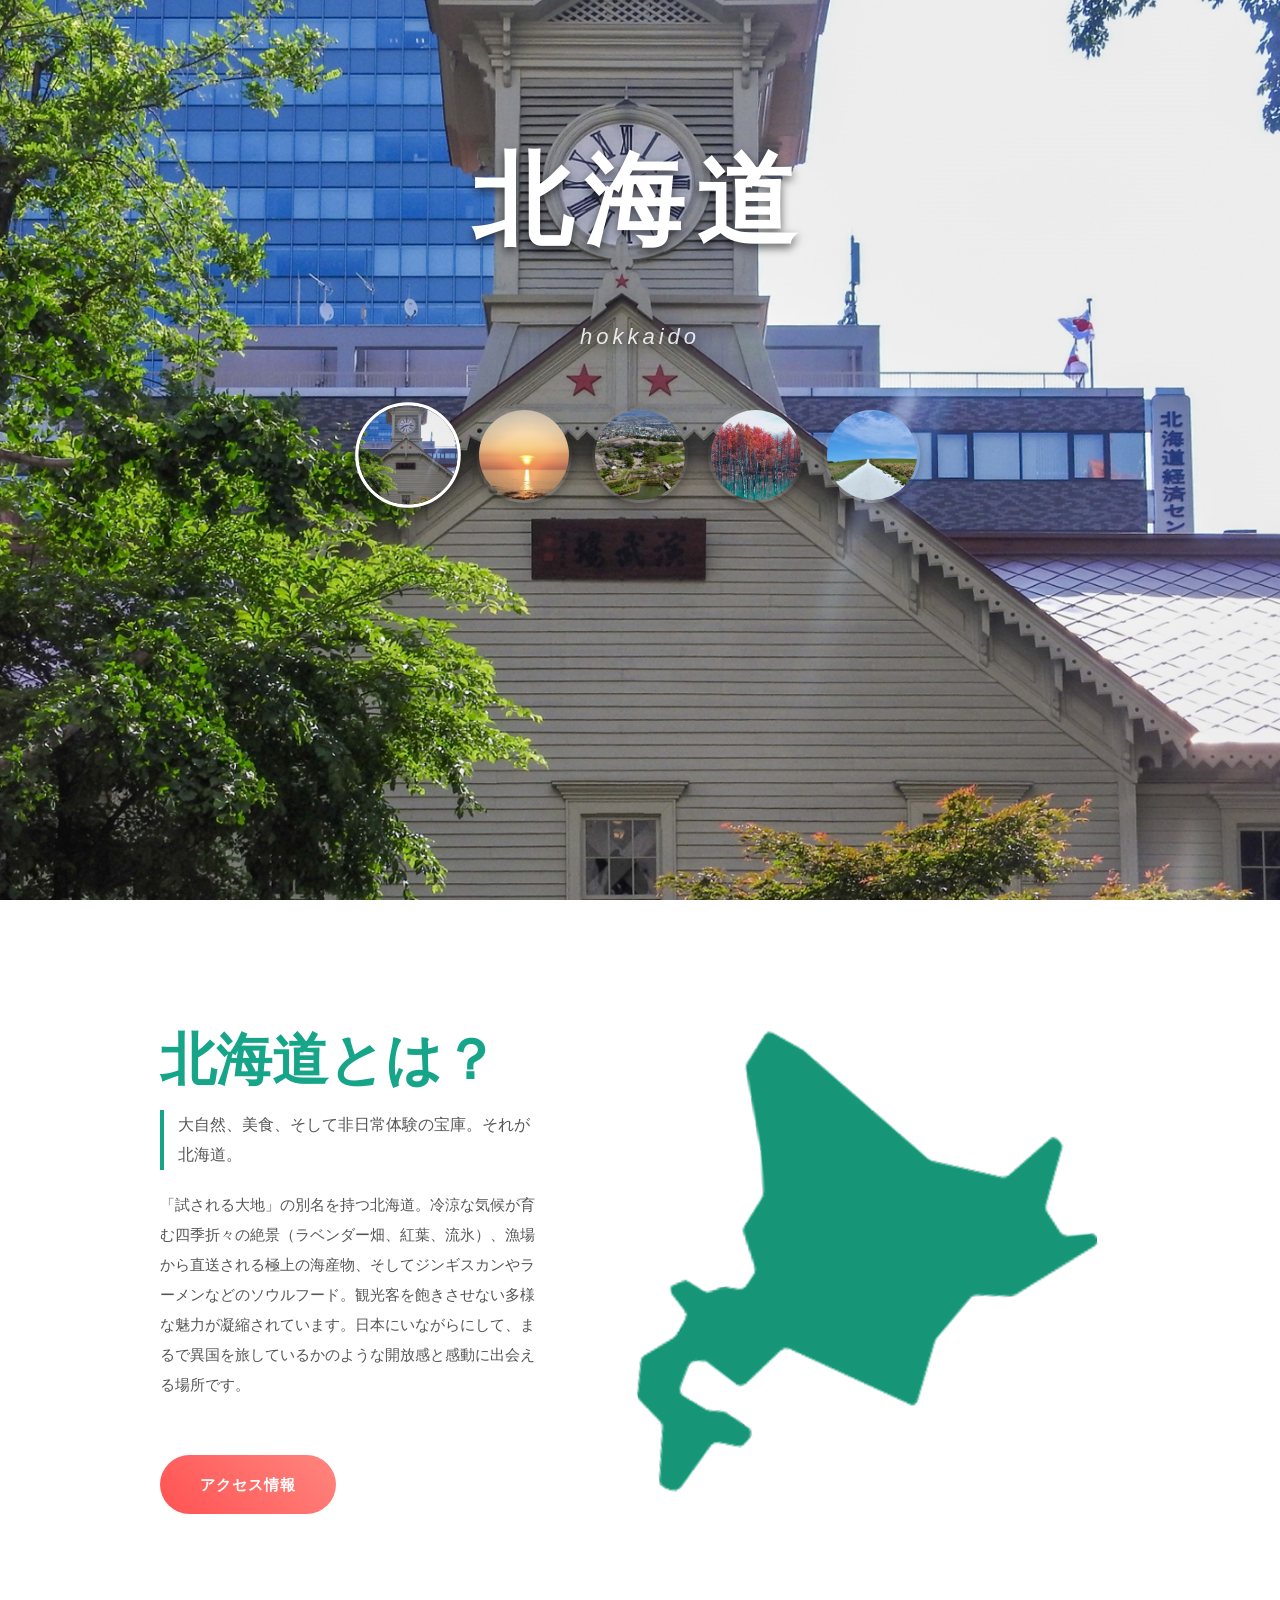
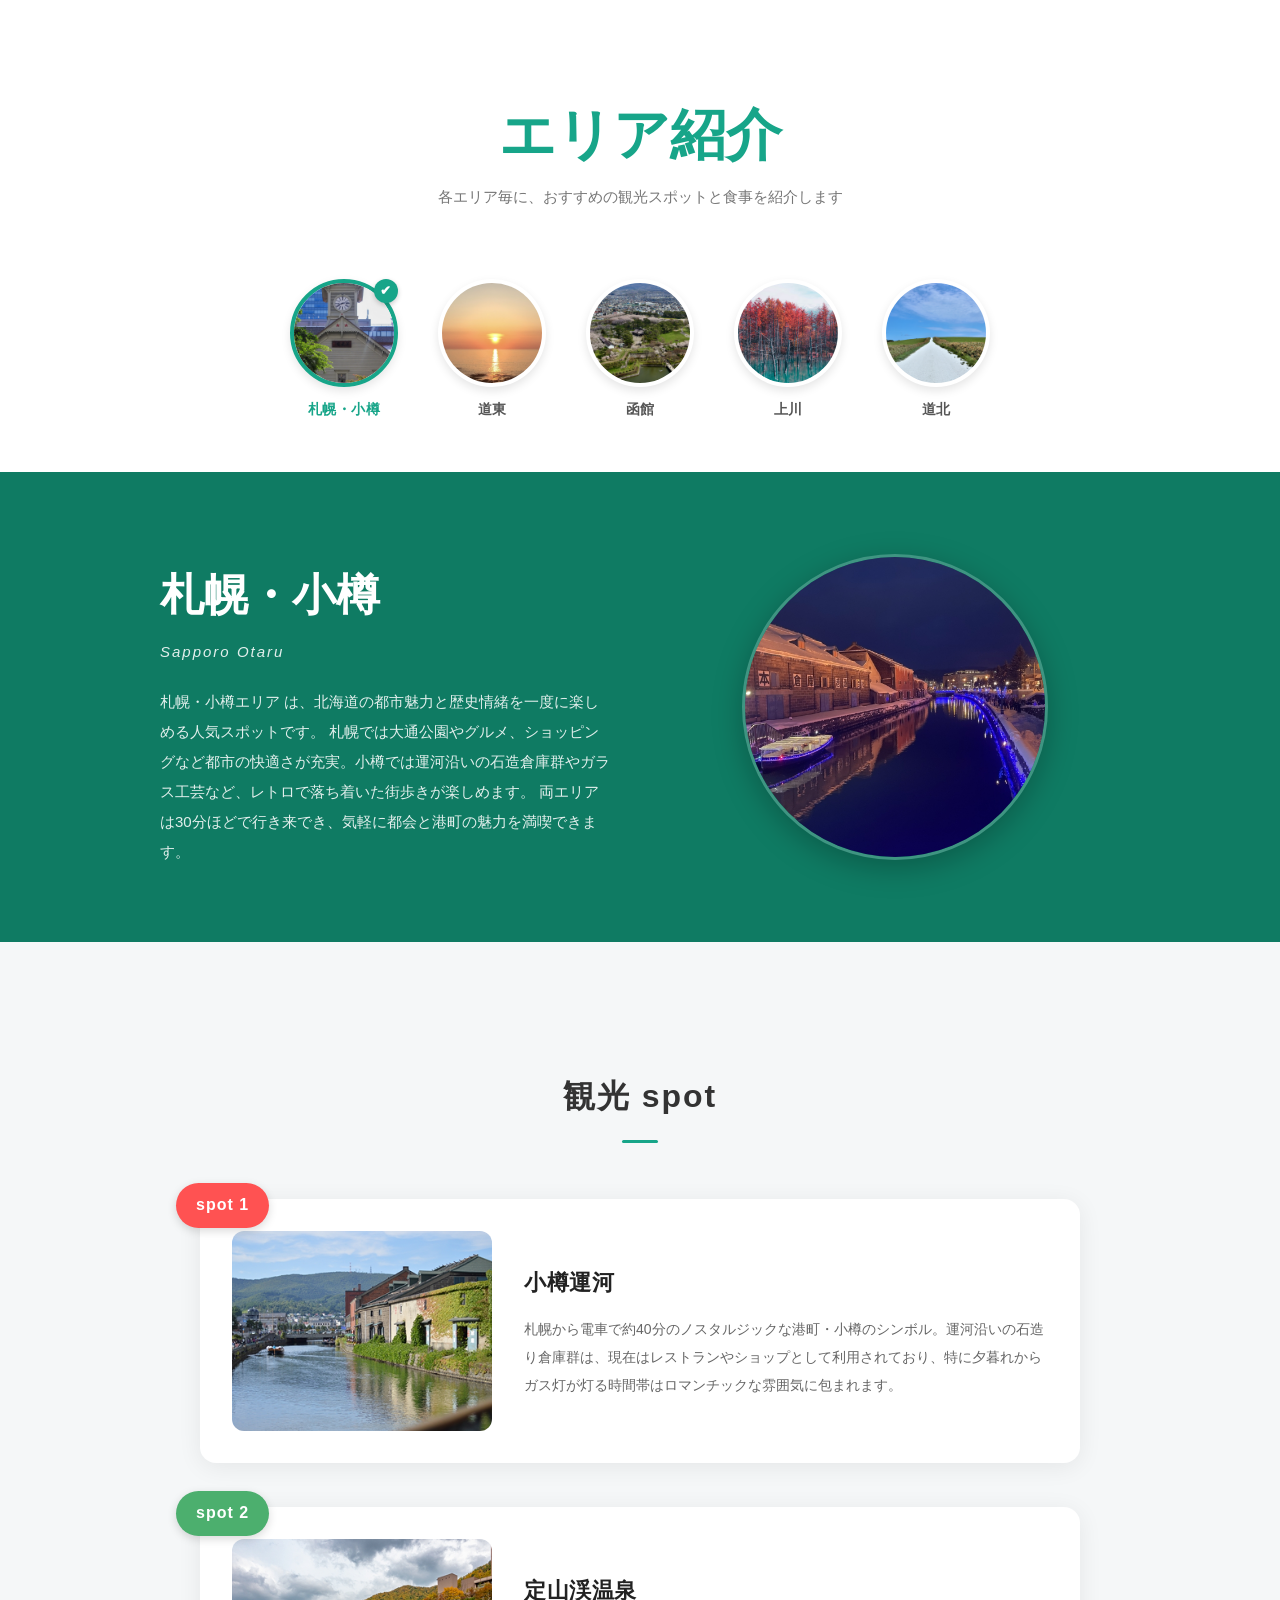
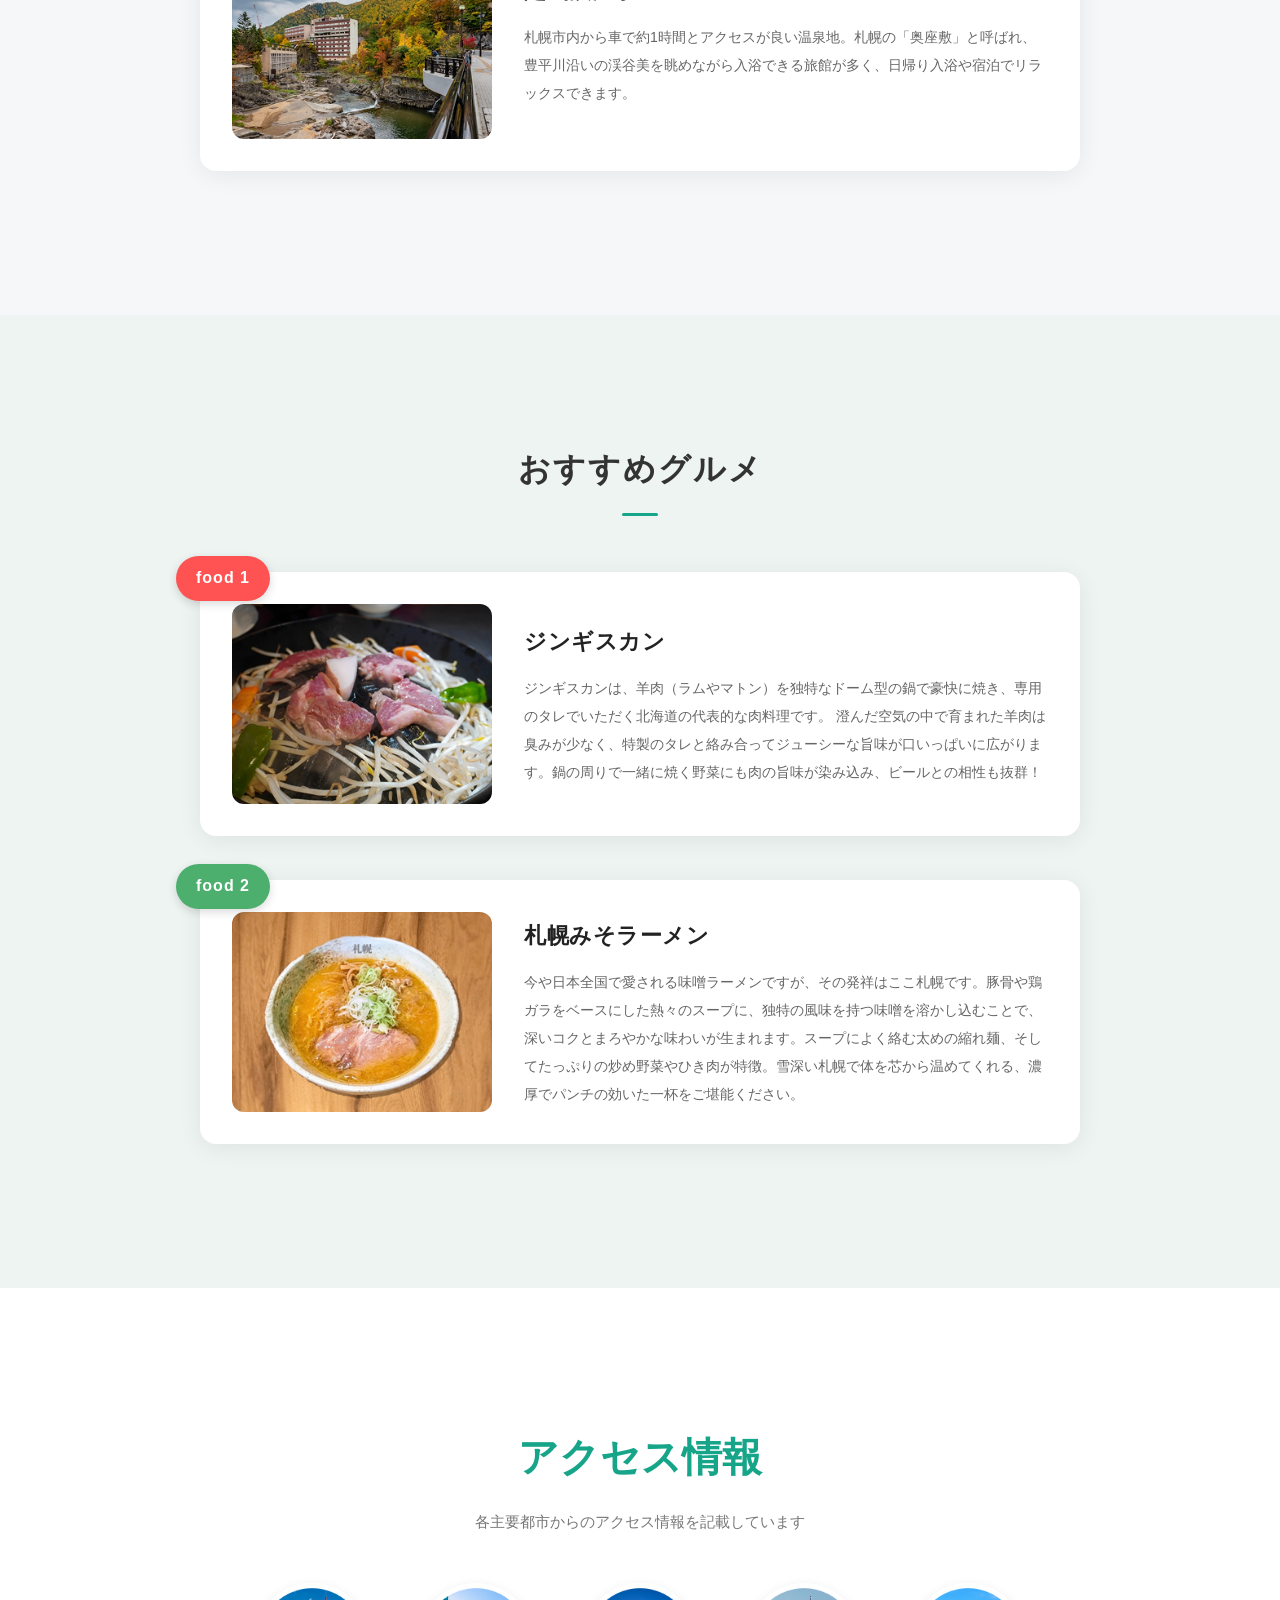
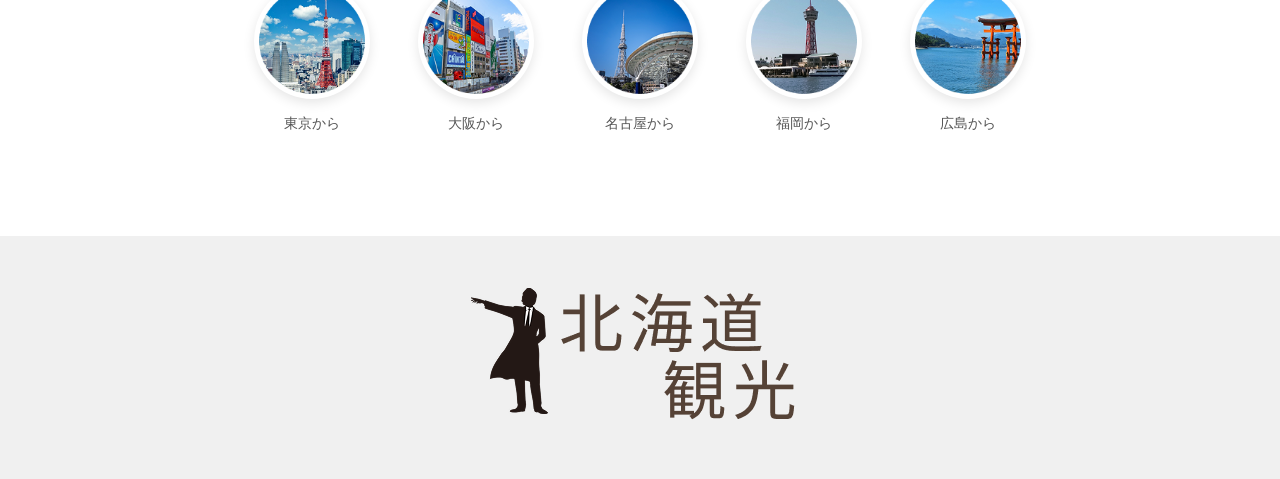
<file: index.html>
<!DOCTYPE html>
<html lang="ja">

<head>
  <meta charset="UTF-8">
  <meta name="viewport" content="width=device-width, initial-scale=1.0">
  <title>北海道観光</title>
  <link rel="stylesheet" href="style.css">
  <script src="script.js" defer></script>
</head>


<body>

  <header class="hero"> <img src="img/sapporo.png" class="hero-bg" alt="札幌">
    <div class="hero-inner">
      <h1 class="hero-title">北海道</h1>
      <p class="hero-sub">hokkaido</p>

      <div class="hero-gallery">

        <a href="index.html" class="hero-item active">
          <img src="img/sapporo.png" alt="札幌">
        </a>

        <a href="doutou.html" class="hero-item ">
          <img src="img/ryuhyo-.png" alt="道東">
        </a>

        <a href="hakodate.html" class="hero-item">
          <img src="img/goryokaku.png" alt="函館">
        </a>

        <a href="kamikawa.html" class="hero-item">
          <img src="img/aoiike.png" alt="上川">
        </a>

        <a href="douhoku.html" class="hero-item">
          <img src="img/douhoku.png" alt="道東">
        </a>

      </div>

    </div>
  </header>

  <!-- ABOUT -->
  <div class="about">
    <div class="about-text">
      <h2>北海道とは？</h2>
      <h3>大自然、美食、そして非日常体験の宝庫。それが北海道。</h3>
      <p>
        「試される大地」の別名を持つ北海道。冷涼な気候が育む四季折々の絶景（ラベンダー畑、紅葉、流氷）、漁場から直送される極上の海産物、そしてジンギスカンやラーメンなどのソウルフード。観光客を飽きさせない多様な魅力が凝縮されています。日本にいながらにして、まるで異国を旅しているかのような開放感と感動に出会える場所です。
      </p>
      <a id="access-info" class="btn-red">アクセス情報</a>
    </div>
    <img src="img/HokkaidoLogo.png" class="about-map" alt="北海道">
  </div>

  <!-- AREA TITLE -->
  <div class="area-title">
    <h2>エリア紹介</h2>
    <p>各エリア毎に、おすすめの観光スポットと食事を紹介します</p>
  </div>

  <!-- AREA NAV -->
  <div class="area-nav">
    <a href="index.html" class="area-item active">
      <img src="img/sapporo.png" alt="札幌・小樽">
      <span>札幌・小樽</span>
    </a>

    <a href="doutou.html" class="area-item ">
      <img src="img/ryuhyo-.png" alt="道東">
      <span>道東</span>
    </a>

    <a href="hakodate.html" class="area-item">
      <img src="img/goryokaku.png" alt="函館">
      <span>函館</span>
    </a>

    <a href="kamikawa.html" class="area-item ">
      <img src="img/aoiike.png" alt="上川">
      <span>上川</span>
    </a>

    <a href="douhoku.html" class="area-item">
      <img src="img/douhoku.png" alt="道北">
      <span>道北</span>
    </a>
  </div>


  <!-- AREA MAIN -->
  <div class="area-main">
    <div class="area-left">
      <h2>札幌・小樽</h2>
      <p class="area-en">Sapporo Otaru</p>
      <p>
        札幌・小樽エリア は、北海道の都市魅力と歴史情緒を一度に楽しめる人気スポットです。
        札幌では大通公園やグルメ、ショッピングなど都市の快適さが充実。小樽では運河沿いの石造倉庫群やガラス工芸など、レトロで落ち着いた街歩きが楽しめます。 両エリアは30分ほどで行き来でき、気軽に都会と港町の魅力を満喫できます。
      </p>
    </div>
    <div class="area-image">
      <img src="img/34224866_s.jpg" alt="小樽">
    </div>
  </div>

  <!-- SPOTS -->
  <section class="spots">
    <h2 class="section-title">観光 spot</h2>

    <div class="spot">
      <div class="spot-badge red">spot 1</div>
      <img src="img/otaru.png" alt="小樽">
      <div>
        <h3>小樽運河</h3>
        <p>札幌から電車で約40分のノスタルジックな港町・小樽のシンボル。運河沿いの石造り倉庫群は、現在はレストランやショップとして利用されており、特に夕暮れからガス灯が灯る時間帯はロマンチックな雰囲気に包まれます。</p>
      </div>
    </div>

    <div class="spot">
      <div class="spot-badge green">spot 2</div>
      <img src="img/zyozankei.png" alt="定山渓">
      <div>
        <h3>定山渓温泉</h3>
        <p>札幌市内から車で約1時間とアクセスが良い温泉地。札幌の「奥座敷」と呼ばれ、豊平川沿いの渓谷美を眺めながら入浴できる旅館が多く、日帰り入浴や宿泊でリラックスできます。</p>
      </div>
    </div>
  </section>

  <!-- GOURMET -->
  <section class="gourmet">
    <h2 class="section-title">おすすめグルメ</h2>

    <div class="food">
      <div class="food-badge red">food 1</div>
      <img src="img/zingisu.png" alt="ジンギスカン">
      <div>
        <h3>ジンギスカン</h3>
        <p>ジンギスカンは、羊肉（ラムやマトン）を独特なドーム型の鍋で豪快に焼き、専用のタレでいただく北海道の代表的な肉料理です。
          澄んだ空気の中で育まれた羊肉は臭みが少なく、特製のタレと絡み合ってジューシーな旨味が口いっぱいに広がります。鍋の周りで一緒に焼く野菜にも肉の旨味が染み込み、ビールとの相性も抜群！</p>
      </div>
    </div>

    <div class="food">
      <div class="food-badge green">food 2</div>
      <img src="img/SapporoMiso.png" alt="札幌味噌ラーメン">
      <div>
        <h3>札幌みそラーメン</h3>
        <p>
          今や日本全国で愛される味噌ラーメンですが、その発祥はここ札幌です。豚骨や鶏ガラをベースにした熱々のスープに、独特の風味を持つ味噌を溶かし込むことで、深いコクとまろやかな味わいが生まれます。スープによく絡む太めの縮れ麺、そしてたっぷりの炒め野菜やひき肉が特徴。雪深い札幌で体を芯から温めてくれる、濃厚でパンチの効いた一杯をご堪能ください。
        </p>
      </div>
    </div>
  </section>

  <!-- ACCESS -->
  <section class="access">
    <h2>アクセス情報</h2>
    <p>各主要都市からのアクセス情報を記載しています</p>
    <div class="access-cities" id="access">
      <div><img src="img/tokyo.png" alt="東京"><span>東京から</span></div>
      <div><img src="img/Osaka.png" alt="大阪"><span>大阪から</span></div>
      <div><img src="img/Nagoya.png" alt="名古屋"><span>名古屋から</span></div>
      <div><img src="img/Hukuoka.png" alt="福岡"><span>福岡から</span></div>
      <div><img src="img/Hiroshima.png" alt="広島"><span>広島から</span></div>
    </div>
  </section>

  <footer class="footer">
    <img src="img/Kankou.png" alt="観光">
  </footer>
</body>

</html>
</file>
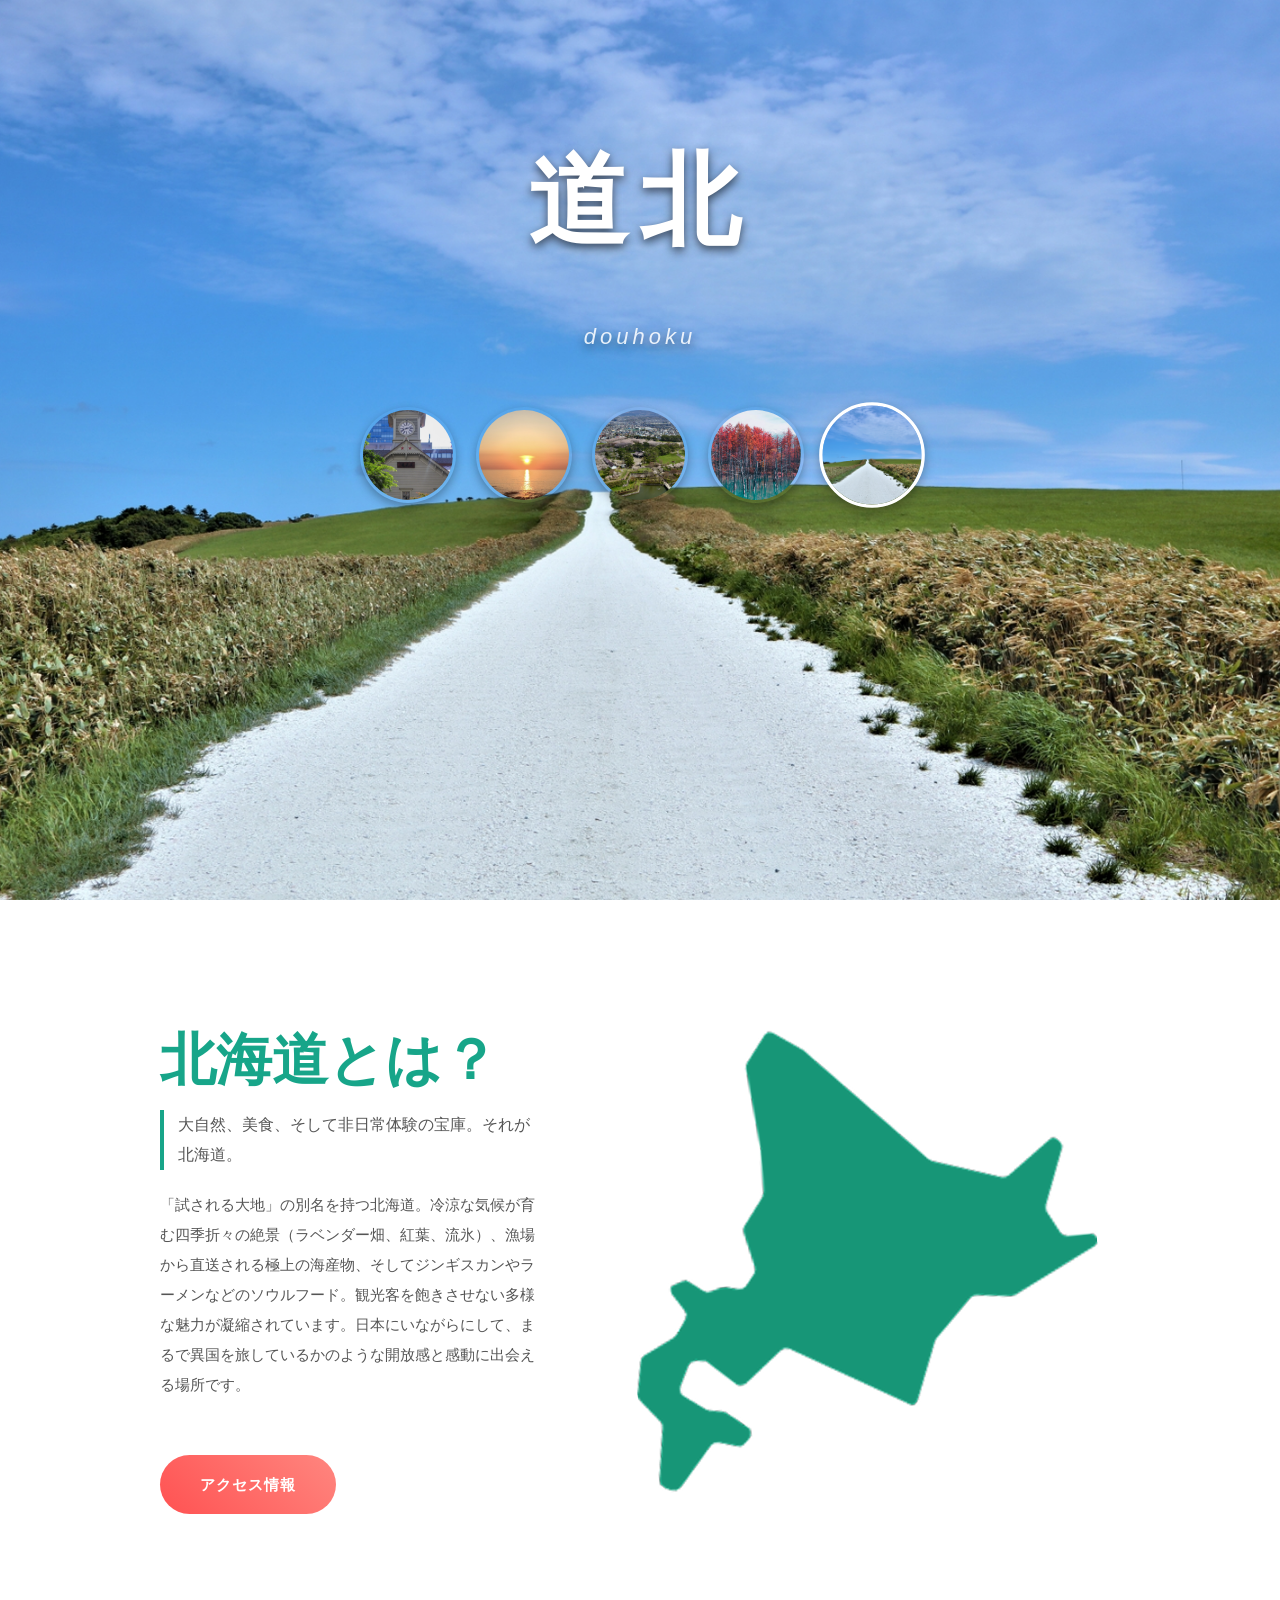
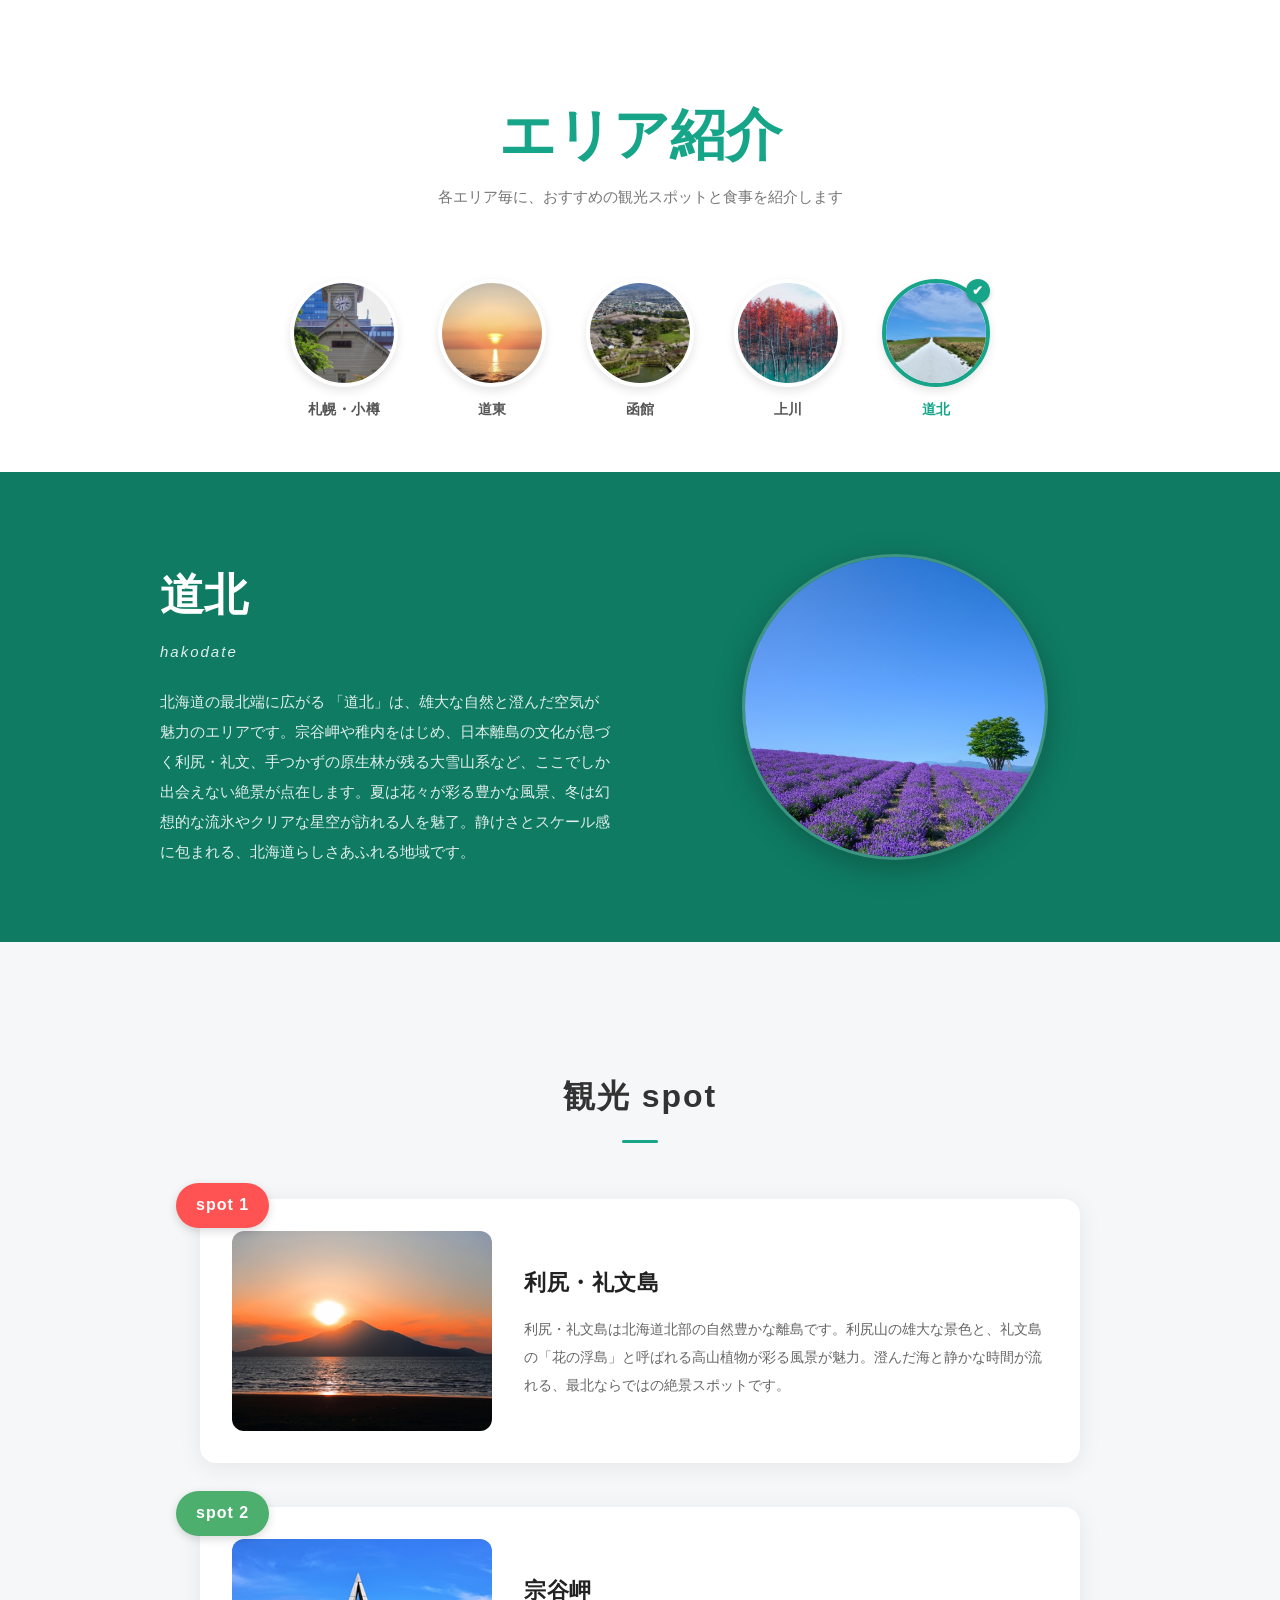
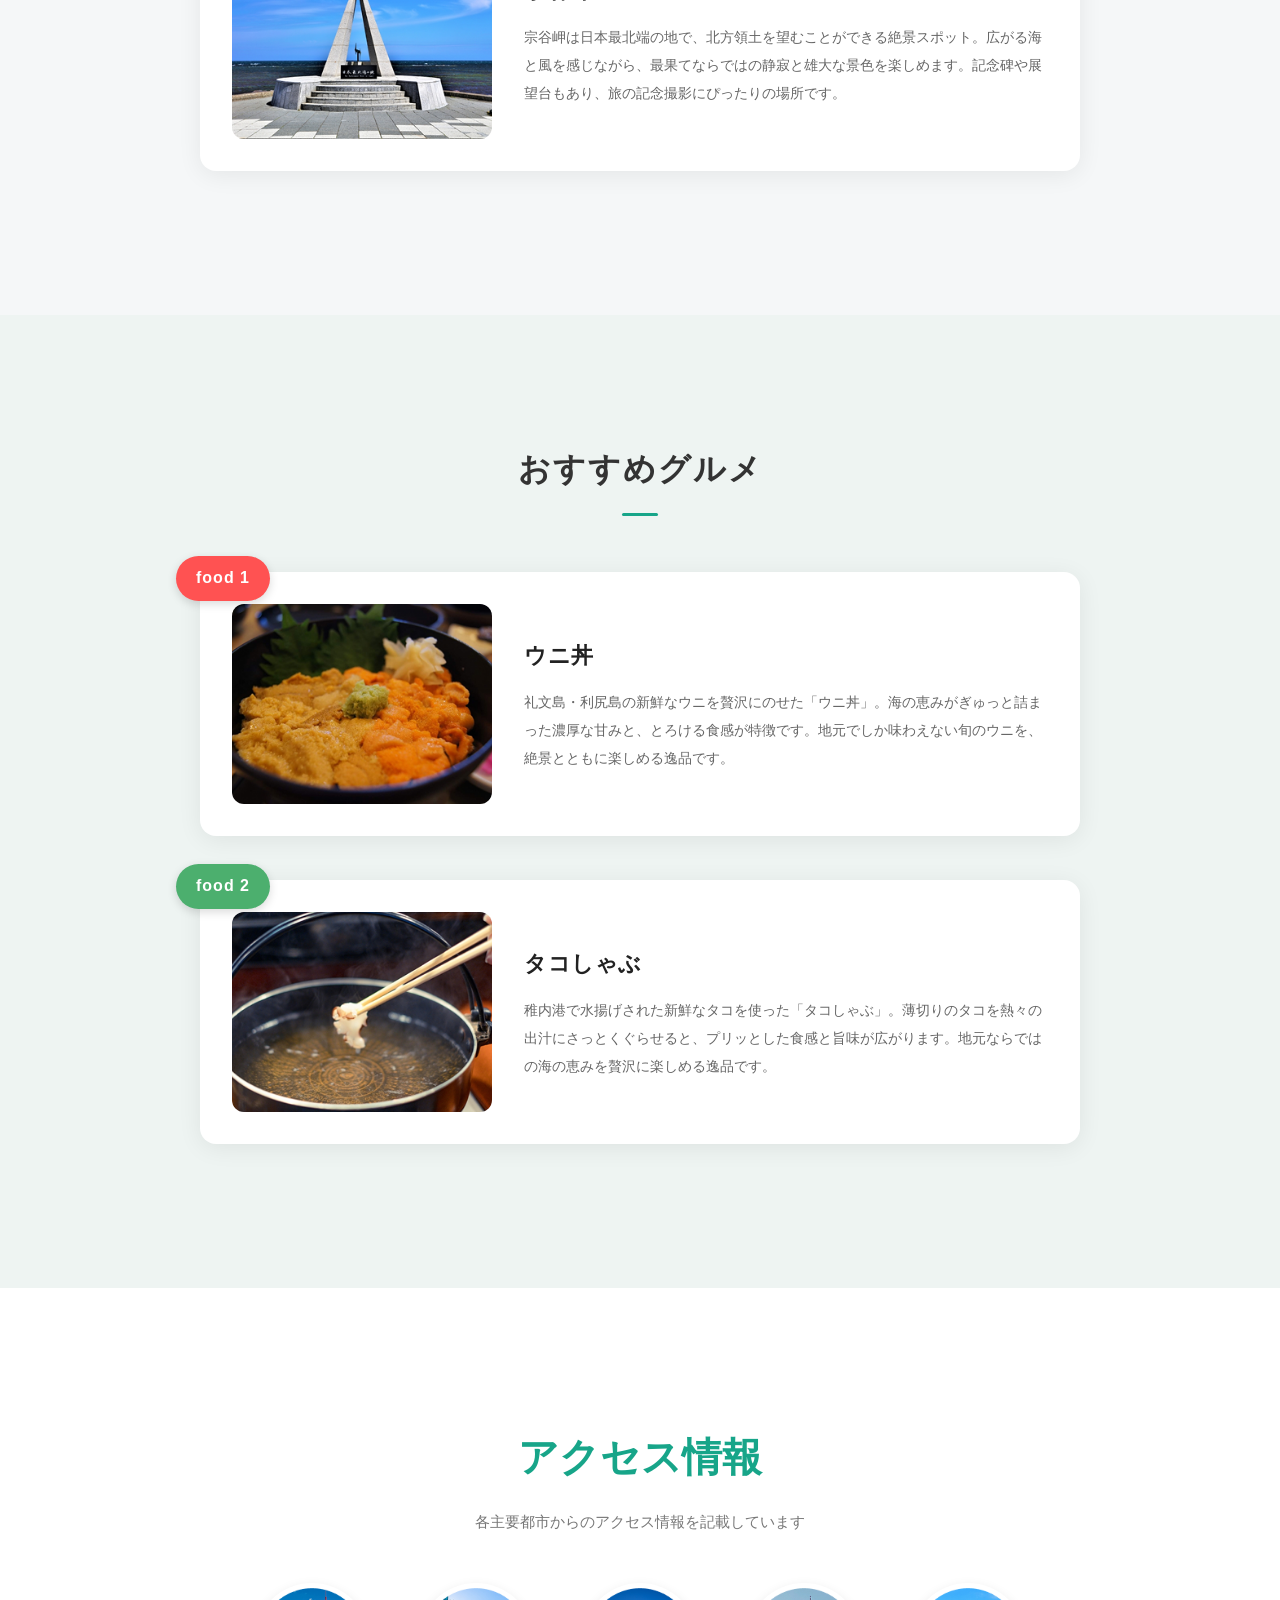
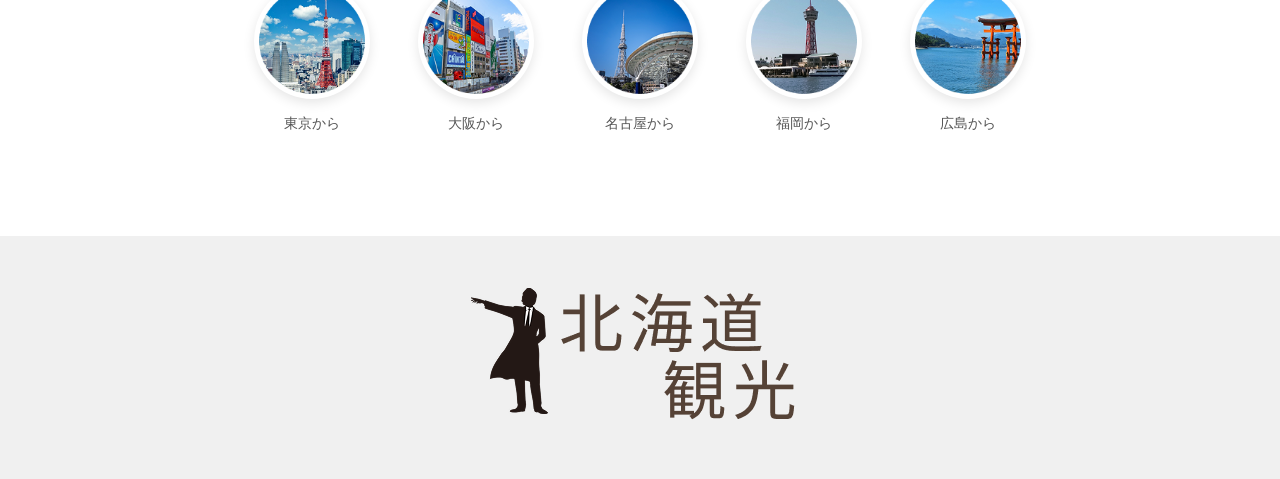
<file: douhoku.html>
<!DOCTYPE html>
<html lang="ja">

<head>
  <meta charset="UTF-8">
  <meta name="viewport" content="width=device-width, initial-scale=1.0">
  <title>北海道観光</title>
  <link rel="stylesheet" href="style.css">
  <script src="script.js" defer></script>
</head>


<body>

  <header class="hero"> <img src="img/douhoku.png" class="hero-bg" alt="札幌">
    <div class="hero-inner">
      <h1 class="hero-title">道北</h1>
      <p class="hero-sub">douhoku</p>

      <div class="hero-gallery">

        <a href="index.html" class="hero-item">
          <img src="img/sapporo.png" alt="札幌">
        </a>

        <a href="doutou.html" class="hero-item">
          <img src="img/ryuhyo-.png" alt="道東">
        </a>

        <a href="hakodate.html" class="hero-item">
          <img src="img/goryokaku.png" alt="函館">
        </a>

        <a href="kamikawa.html" class="hero-item">
          <img src="img/aoiike.png" alt="上川">
        </a>

        <a href="douhoku.html" class="hero-item active">
          <img src="img/douhoku.png" alt="道北">
        </a>

        </a>
      </div>

    </div>
  </header>

  <!-- ABOUT -->
  <div class="about">
    <div class="about-text">
      <h2>北海道とは？</h2>
      <h3>大自然、美食、そして非日常体験の宝庫。それが北海道。</h3>
      <p>
        「試される大地」の別名を持つ北海道。冷涼な気候が育む四季折々の絶景（ラベンダー畑、紅葉、流氷）、漁場から直送される極上の海産物、そしてジンギスカンやラーメンなどのソウルフード。観光客を飽きさせない多様な魅力が凝縮されています。日本にいながらにして、まるで異国を旅しているかのような開放感と感動に出会える場所です。
      </p>
      <a class="btn-red">アクセス情報</a>
    </div>
    <img src="img/HokkaidoLogo.png" class="about-map" alt="ロゴ">
  </div>

  <!-- AREA TITLE -->
  <section class="area-title">
    <h2>エリア紹介</h2>
    <p>各エリア毎に、おすすめの観光スポットと食事を紹介します</p>
  </section>

  <!-- AREA NAV -->
  <div class="area-nav">
    <a href="index.html" class="area-item ">
      <img src="img/sapporo.png" alt="札幌・小樽">
      <span>札幌・小樽</span>
    </a>

    <a href="doutou.html" class="area-item ">
      <img src="img/ryuhyo-.png" alt="道東">
      <span>道東</span>
    </a>

    <a href="hakodate.html" class="area-item">
      <img src="img/goryokaku.png" alt="函館">
      <span>函館</span>
    </a>

    <a href="kamikawa.html" class="area-item">
      <img src="img/aoiike.png" alt="上川">
      <span>上川</span>
    </a>

    <a href="douhoku.html" class="area-item active">
      <img src="img/douhoku.png" alt="道北">
      <span>道北</span>
    </a>
  </div>

  <!-- AREA MAIN -->
  <div class="area-main">
    <div class="area-left">
      <h2>道北</h2>
      <p class="area-en">hakodate</p>
      <p>
        北海道の最北端に広がる
        「道北」は、雄大な自然と澄んだ空気が魅力のエリアです。宗谷岬や稚内をはじめ、日本離島の文化が息づく利尻・礼文、手つかずの原生林が残る大雪山系など、ここでしか出会えない絶景が点在します。夏は花々が彩る豊かな風景、冬は幻想的な流氷やクリアな星空が訪れる人を魅了。静けさとスケール感に包まれる、北海道らしさあふれる地域です。
      </p>
    </div>
    <div class="area-image">
      <img src="img/22115659_s.jpg" alt="ラベンダー畑">
    </div>
  </div>

  <!-- SPOTS -->
  <section class="spots">
    <h2 class="section-title">観光 spot</h2>

    <div class="spot">
      <div class="spot-badge red">spot 1</div>
      <img src="img/risiri.png" alt="利尻">
      <div>
        <h3>利尻・礼文島</h3>
        <p>利尻・礼文島は北海道北部の自然豊かな離島です。利尻山の雄大な景色と、礼文島の「花の浮島」と呼ばれる高山植物が彩る風景が魅力。澄んだ海と静かな時間が流れる、最北ならではの絶景スポットです。</p>
      </div>
    </div>

    <div class="spot">
      <div class="spot-badge green">spot 2</div>
      <img src="img/souya.png" alt="宗谷">
      <div>
        <h3>宗谷岬</h3>
        <p>宗谷岬は日本最北端の地で、北方領土を望むことができる絶景スポット。広がる海と風を感じながら、最果てならではの静寂と雄大な景色を楽しめます。記念碑や展望台もあり、旅の記念撮影にぴったりの場所です。</p>
      </div>
    </div>
  </section>

  <!-- GOURMET -->
  <section class="gourmet">
    <h2 class="section-title">おすすめグルメ</h2>

    <!-- food 1 -->
    <div class="food">

      <div class="food-badge red">food 1</div>

      <img src="img/uni.png" alt="ウニ">

      <div>

        <h3>ウニ丼</h3>

        <p>
          礼文島・利尻島の新鮮なウニを贅沢にのせた「ウニ丼」。海の恵みがぎゅっと詰まった濃厚な甘みと、とろける食感が特徴です。地元でしか味わえない旬のウニを、絶景とともに楽しめる逸品です。
        </p>

      </div>

    </div>


    <!-- food 2 -->
    <div class="food">

      <div class="food-badge green">food 2</div>

      <img src="img/tako.png" alt="たこ">

      <div>

        <h3>タコしゃぶ</h3>

        <p>
          稚内港で水揚げされた新鮮なタコを使った「タコしゃぶ」。薄切りのタコを熱々の出汁にさっとくぐらせると、プリッとした食感と旨味が広がります。地元ならではの海の恵みを贅沢に楽しめる逸品です。
        </p>

      </div>

    </div>

  </section>


  <!-- ACCESS -->
  <section class="access">
    <h2>アクセス情報</h2>
    <p>各主要都市からのアクセス情報を記載しています</p>
    <div class="access-cities">
      <div><img src="img/tokyo.png" alt="東京"><span>東京から</span></div>
      <div><img src="img/Osaka.png" alt="大阪"><span>大阪から</span></div>
      <div><img src="img/Nagoya.png" alt="名古屋"><span>名古屋から</span></div>
      <div><img src="img/Hukuoka.png" alt="福岡"><span>福岡から</span></div>
      <div><img src="img/Hiroshima.png" alt="広島"><span>広島から</span></div>
    </div>
  </section>

  <footer class="footer">
    <img src="img/Kankou.png" alt="観光">
  </footer>
</body>

</html>
</file>
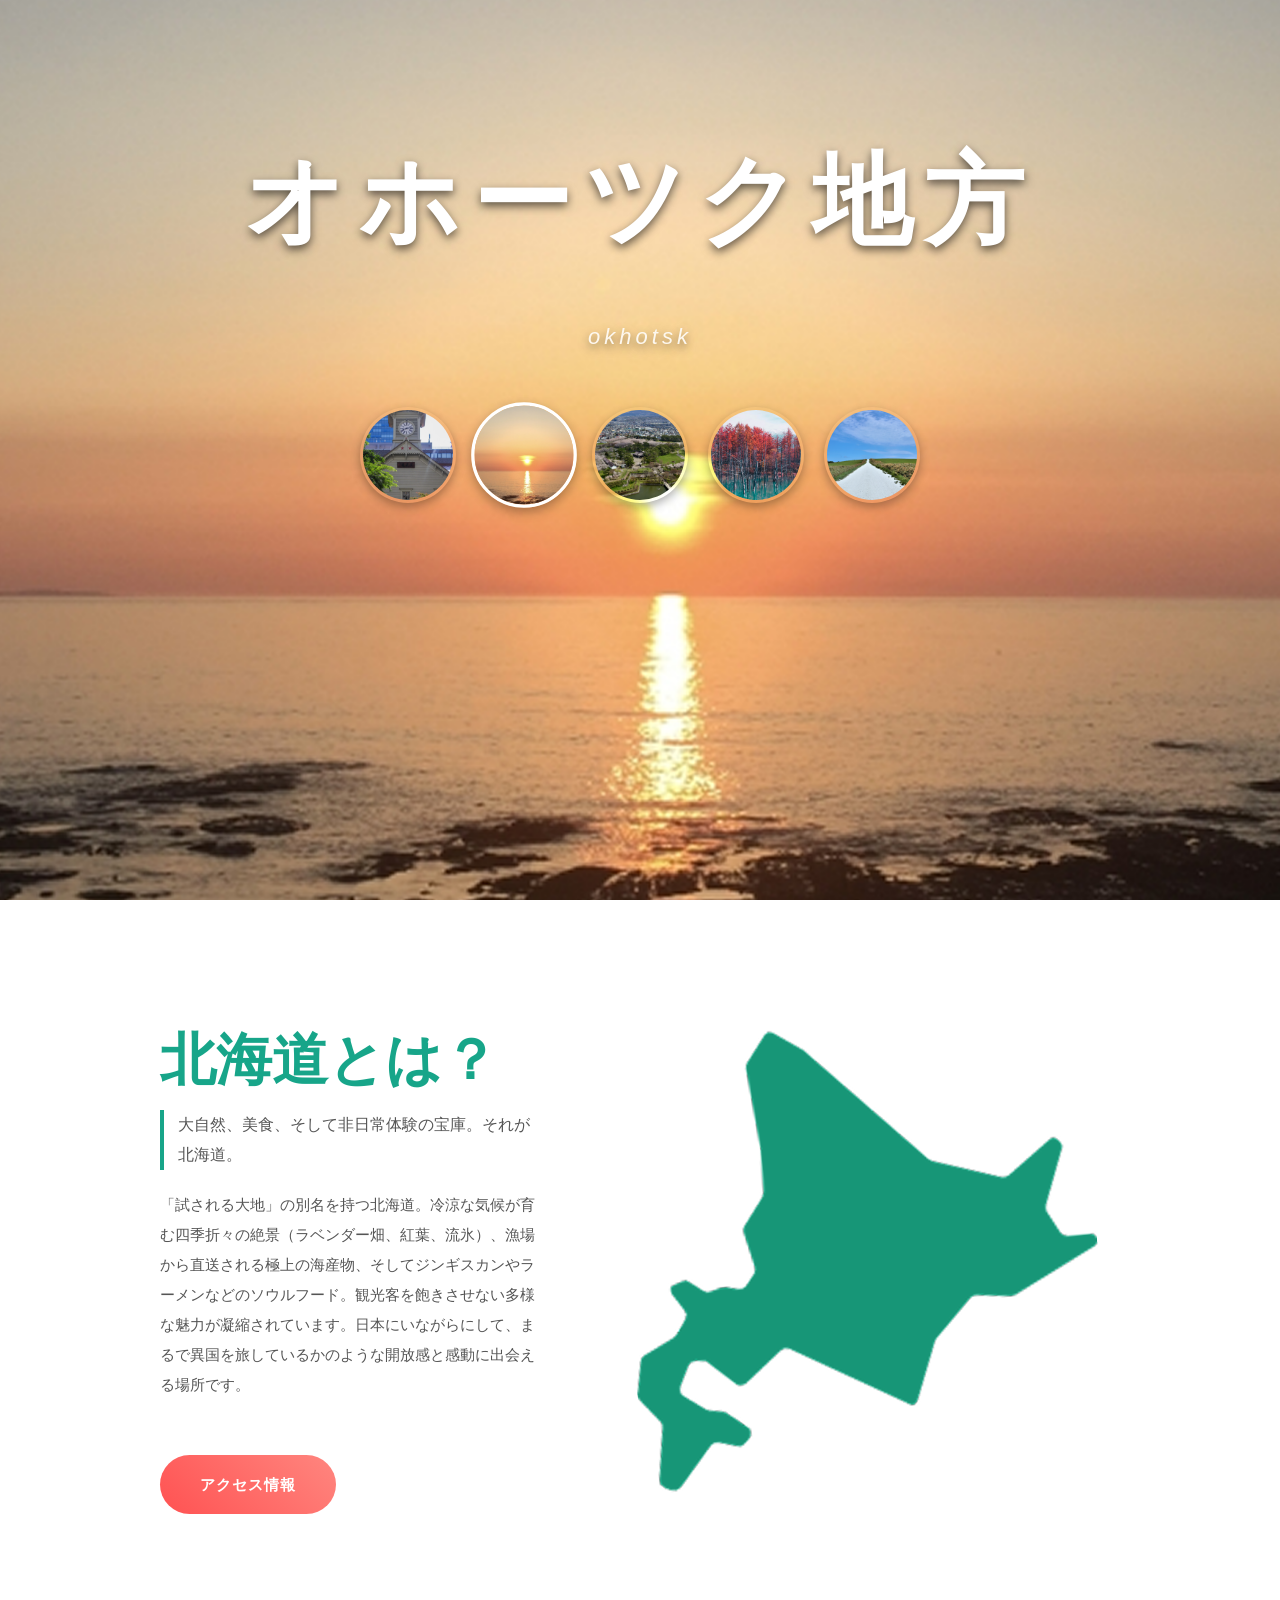
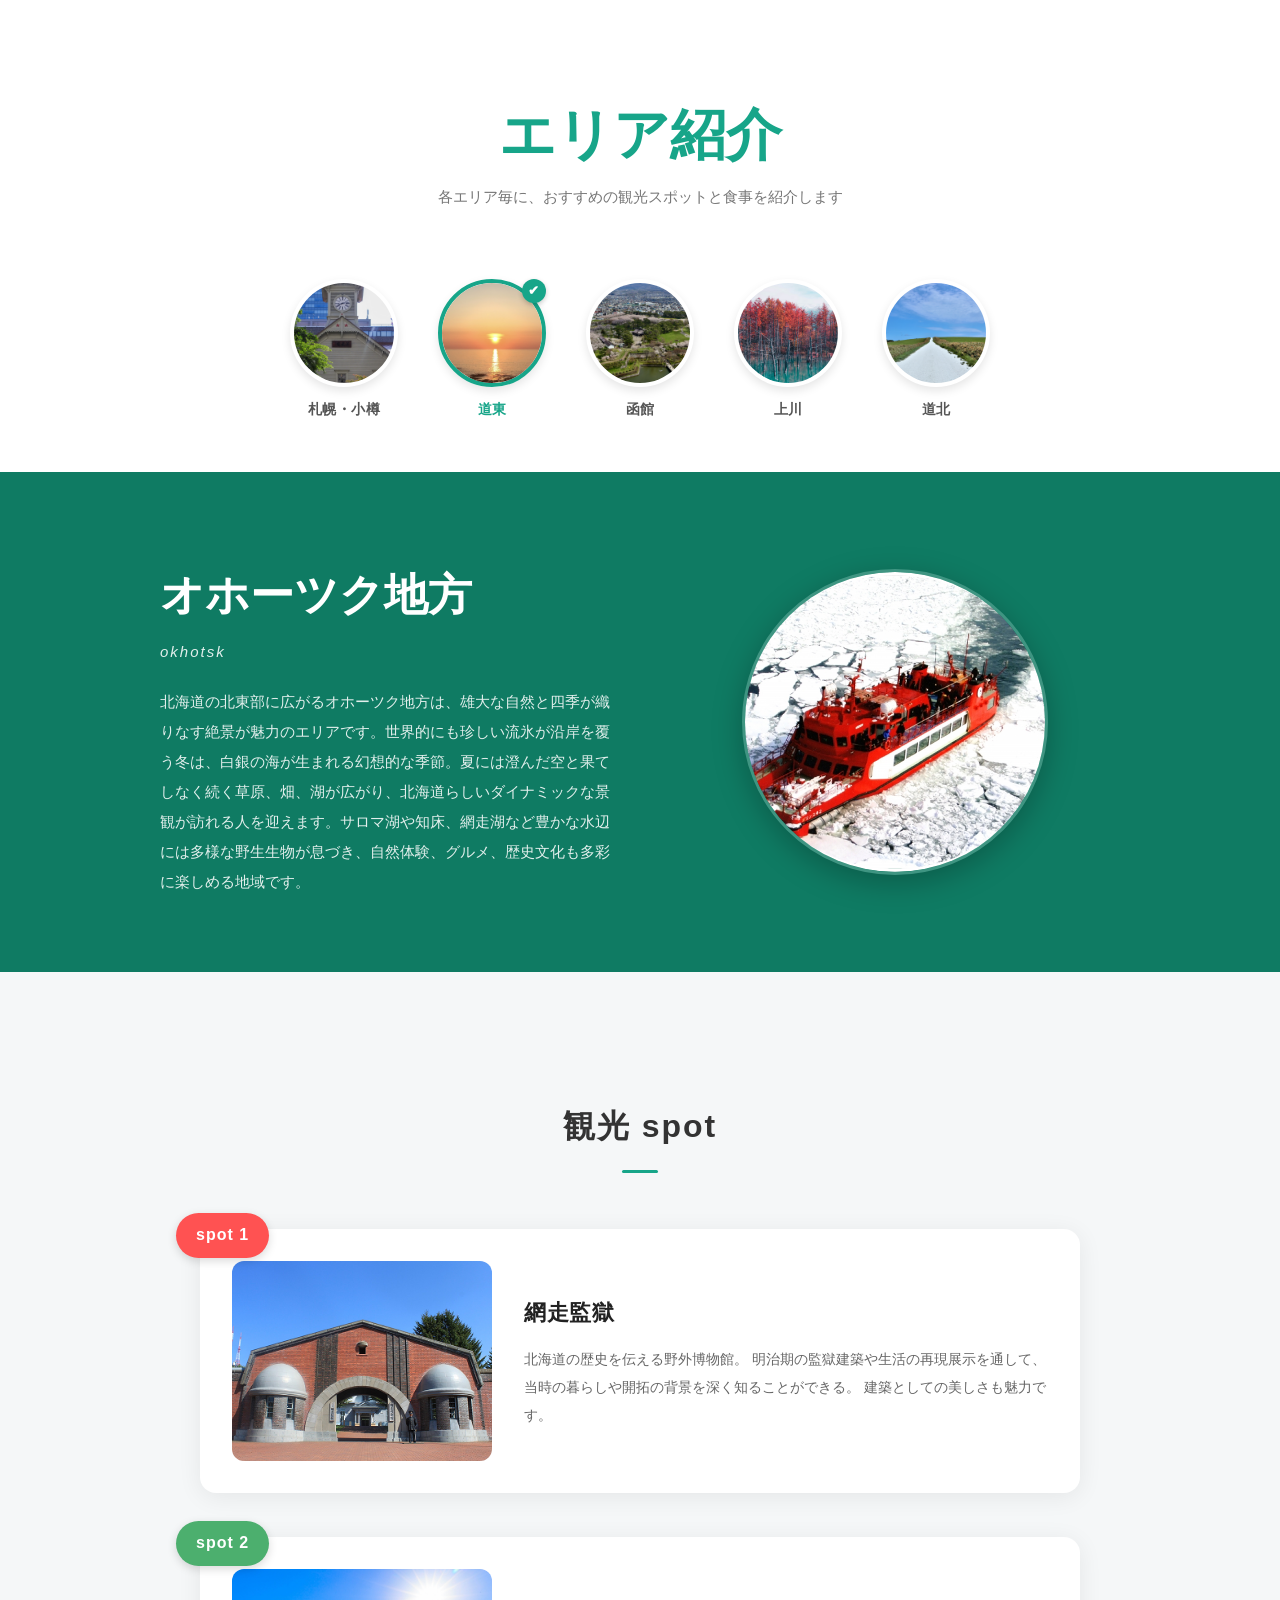
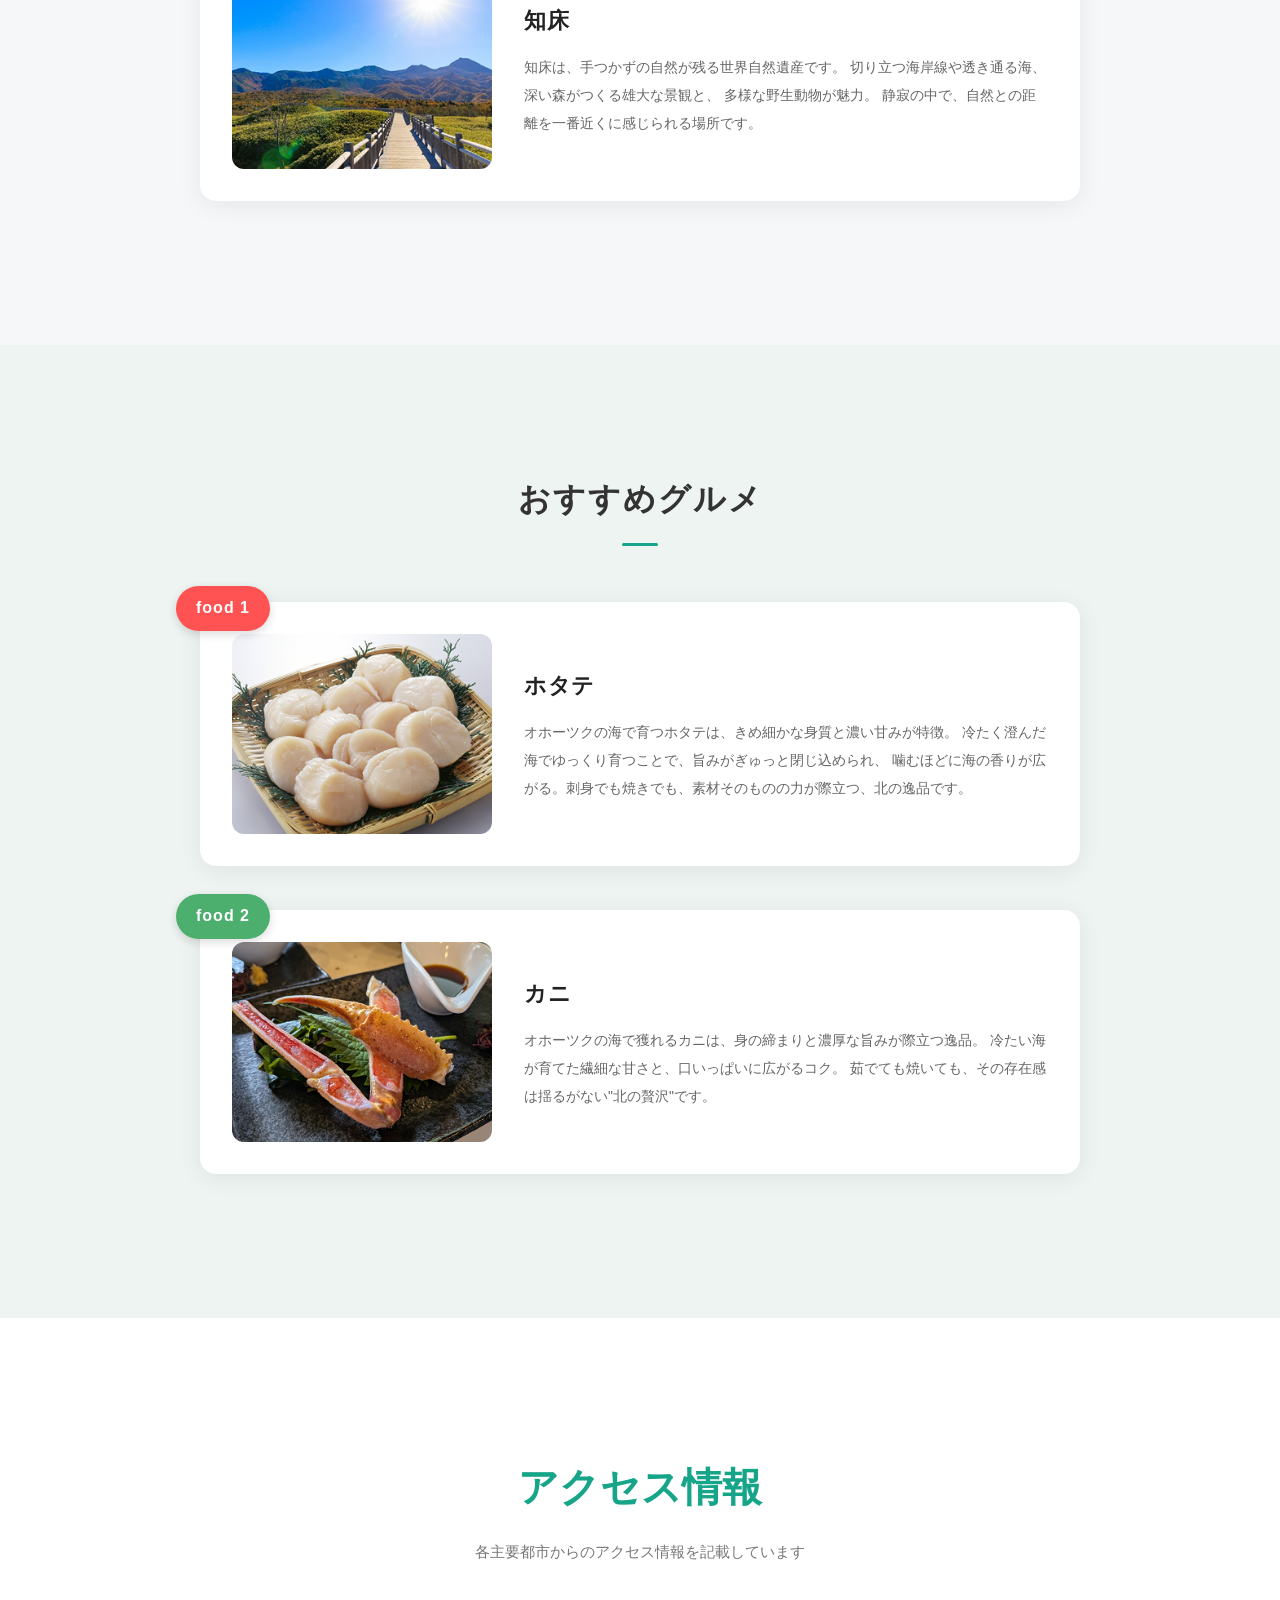
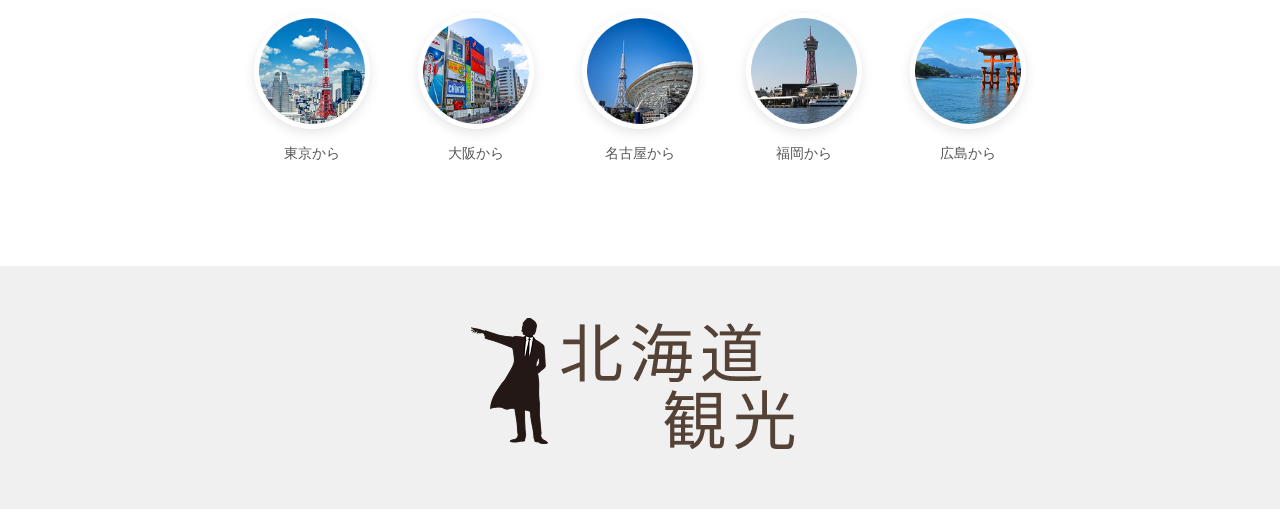
<file: doutou.html>
<!DOCTYPE html>
<html lang="ja">

<head>
  <meta charset="UTF-8">
  <meta name="viewport" content="width=device-width, initial-scale=1.0">
  <title>北海道観光</title>
  <link rel="stylesheet" href="style.css">
  <script src="script.js" defer></script>
</head>


<body>

  <header class="hero"> <img src="img/doutou.png" class="hero-bg" alt="オホーツク地方の風景">
    <div class="hero-inner">
      <h1 class="hero-title">オホーツク地方</h1>
      <p class="hero-sub">okhotsk</p>

      <div class="hero-gallery">

        <a href="index.html" class="hero-item ">
          <img src="img/sapporo.png" alt="札幌">
        </a>

        <a href="doutou.html" class="hero-item active">
          <img src="img/ryuhyo-.png" alt="道東">
        </a>

        <a href="hakodate.html" class="hero-item">
          <img src="img/goryokaku.png" alt="函館">
        </a>

        <a href="kamikawa.html" class="hero-item">
          <img src="img/aoiike.png" alt="上川">
        </a>

        <a href="douhoku.html" class="hero-item">
          <img src="img/douhoku.png" alt="道北">
        </a>

      </div>

    </div>
  </header>

  <!-- ABOUT -->
  <div class="about">
    <div class="about-text">
      <h2>北海道とは？</h2>
      <h3>大自然、美食、そして非日常体験の宝庫。それが北海道。</h3>
      <p>
        「試される大地」の別名を持つ北海道。冷涼な気候が育む四季折々の絶景（ラベンダー畑、紅葉、流氷）、漁場から直送される極上の海産物、そしてジンギスカンやラーメンなどのソウルフード。観光客を飽きさせない多様な魅力が凝縮されています。日本にいながらにして、まるで異国を旅しているかのような開放感と感動に出会える場所です。
      </p>
      <a  class="btn-red">アクセス情報</a>
    </div>
    <img src="img/HokkaidoLogo.png" class="about-map" alt="北海道マップ">
  </div>

  <!-- AREA TITLE -->
  <div class="area-title">
    <h2>エリア紹介</h2>
    <p>各エリア毎に、おすすめの観光スポットと食事を紹介します</p>
  </div>

  <!-- AREA NAV -->
  <div class="area-nav">
    <a href="index.html" class="area-item ">
      <img src="img/sapporo.png" alt="札幌・小樽">
      <span>札幌・小樽</span>
    </a>

    <a href="doutou.html" class="area-item active">
      <img src="img/ryuhyo-.png" alt="道東">
      <span>道東</span>
    </a>

    <a href="hakodate.html" class="area-item">
      <img src="img/goryokaku.png" alt="函館">
      <span>函館</span>
    </a>

    <a href="kamikawa.html" class="area-item ">
      <img src="img/aoiike.png" alt="上川">
      <span>上川</span>
    </a>

    <a href="douhoku.html" class="area-item">
      <img src="img/douhoku.png" alt="道北">
      <span>道北</span>
    </a>
  </div>

  <!-- AREA MAIN -->
  <div class="area-main">
    <div class="area-left">
      <h2>オホーツク地方</h2>
      <p class="area-en">okhotsk</p>
      <p>
        北海道の北東部に広がるオホーツク地方は、雄大な自然と四季が織りなす絶景が魅力のエリアです。世界的にも珍しい流氷が沿岸を覆
        う冬は、白銀の海が生まれる幻想的な季節。夏には澄んだ空と果てしなく続く草原、畑、湖が広がり、北海道らしいダイナミックな景観が訪れる人を迎えます。サロマ湖や知床、網走湖など豊かな水辺には多様な野生生物が息づき、自然体験、グルメ、歴史文化も多彩に楽しめる地域です。
      </p>
    </div>
    <div class="area-image">
      <img src="img/fune.png" alt="流氷砕氷船">
    </div>
  </div>

  <!-- SPOTS -->
  <div class="spots">
    <h2 class="section-title">観光 spot</h2>

    <div class="spot">
      <div class="spot-badge red">spot 1</div>
      <img src="img/Kangoku.png" alt="網走監獄">
      <div>
        <h3>網走監獄</h3>
        <p>北海道の歴史を伝える野外博物館。 明治期の監獄建築や生活の再現展示を通して、当時の暮らしや開拓の背景を深く知ることができる。 建築としての美しさも魅力です。</p>
      </div>
    </div>

    <div class="spot">
      <div class="spot-badge green">spot 2</div>
      <img src="img/siretoko.png" alt="知床">
      <div>
        <h3>知床</h3>
        <p>知床は、手つかずの自然が残る世界自然遺産です。 切り立つ海岸線や透き通る海、深い森がつくる雄大な景観と、
          多様な野生動物が魅力。 静寂の中で、自然との距離を一番近くに感じられる場所です。</p>
      </div>
    </div>
  </div>

  <!-- GOURMET -->
  <section class="gourmet">
    <h2 class="section-title">おすすめグルメ</h2>

    <!-- food 1 -->
    <div class="food">

      <div class="food-badge red">food 1</div>

      <img src="img/hotate.png" alt="ホタテ">

      <div>

        <h3>ホタテ</h3>

        <p>
          オホーツクの海で育つホタテは、きめ細かな身質と濃い甘みが特徴。
          冷たく澄んだ海でゆっくり育つことで、旨みがぎゅっと閉じ込められ、
          噛むほどに海の香りが広がる。刺身でも焼きでも、素材そのものの力が際立つ、北の逸品です。
        </p>

      </div>

    </div>


    <!-- food 2 -->
    <div class="food">

      <div class="food-badge green">food 2</div>

      <img src="img/kani.png" alt="カニ">

      <div>

        <h3>カニ</h3>

        <p>
          オホーツクの海で獲れるカニは、身の締まりと濃厚な旨みが際立つ逸品。
          冷たい海が育てた繊細な甘さと、口いっぱいに広がるコク。
          茹でても焼いても、その存在感は揺るがない"北の贅沢"です。
        </p>

      </div>

    </div>

  </section>


  <!-- ACCESS -->
  <section class="access">
    <h2>アクセス情報</h2>
    <p>各主要都市からのアクセス情報を記載しています</p>
    <div class="access-cities">
      <div><img src="img/tokyo.png" alt="東京"><span>東京から</span></div>
      <div><img src="img/Osaka.png" alt="大阪"><span>大阪から</span></div>
      <div><img src="img/Nagoya.png" alt="名古屋"><span>名古屋から</span></div>
      <div><img src="img/Hukuoka.png" alt="福岡"><span>福岡から</span></div>
      <div><img src="img/Hiroshima.png" alt="広島"><span>広島から</span></div>
    </div>
  </section>

  <footer class="footer">
    <img src="img/Kankou.png" alt="北海道観光ロゴ">
  </footer>
</body>

</html>
</file>
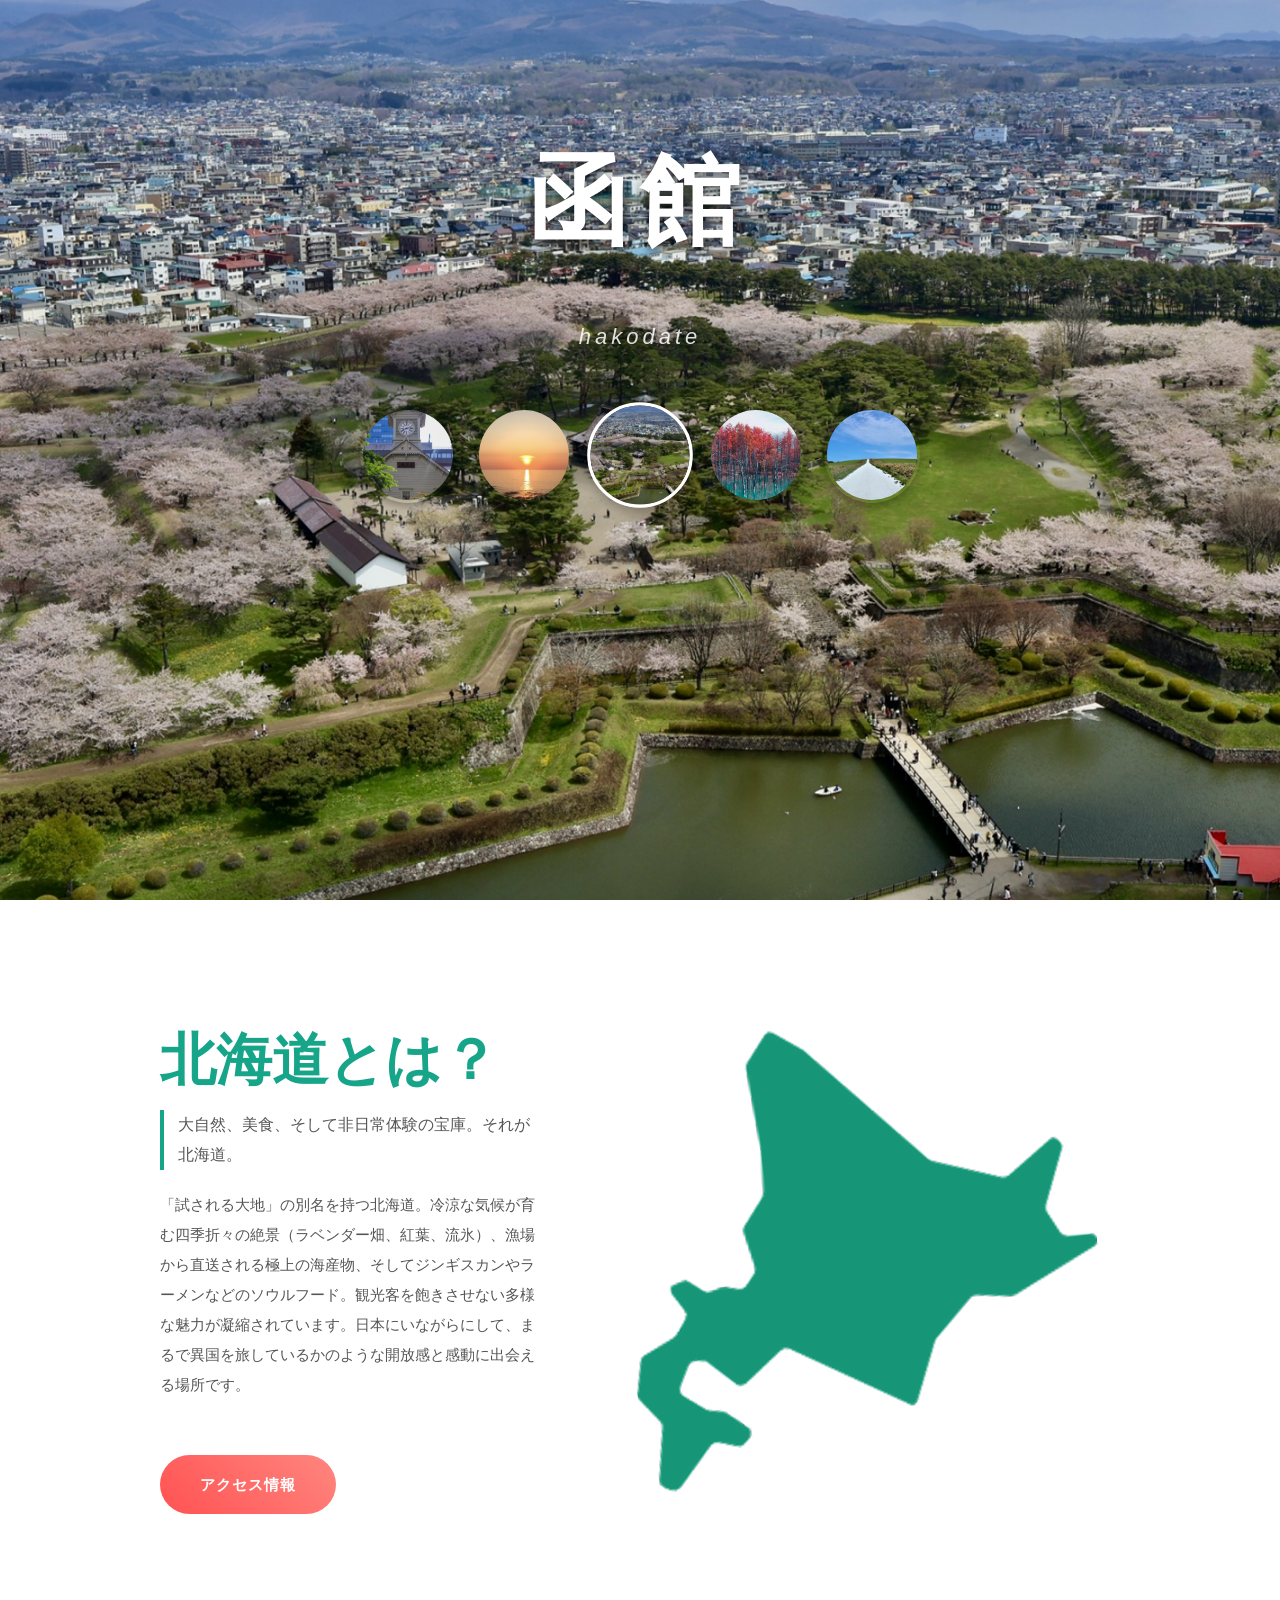
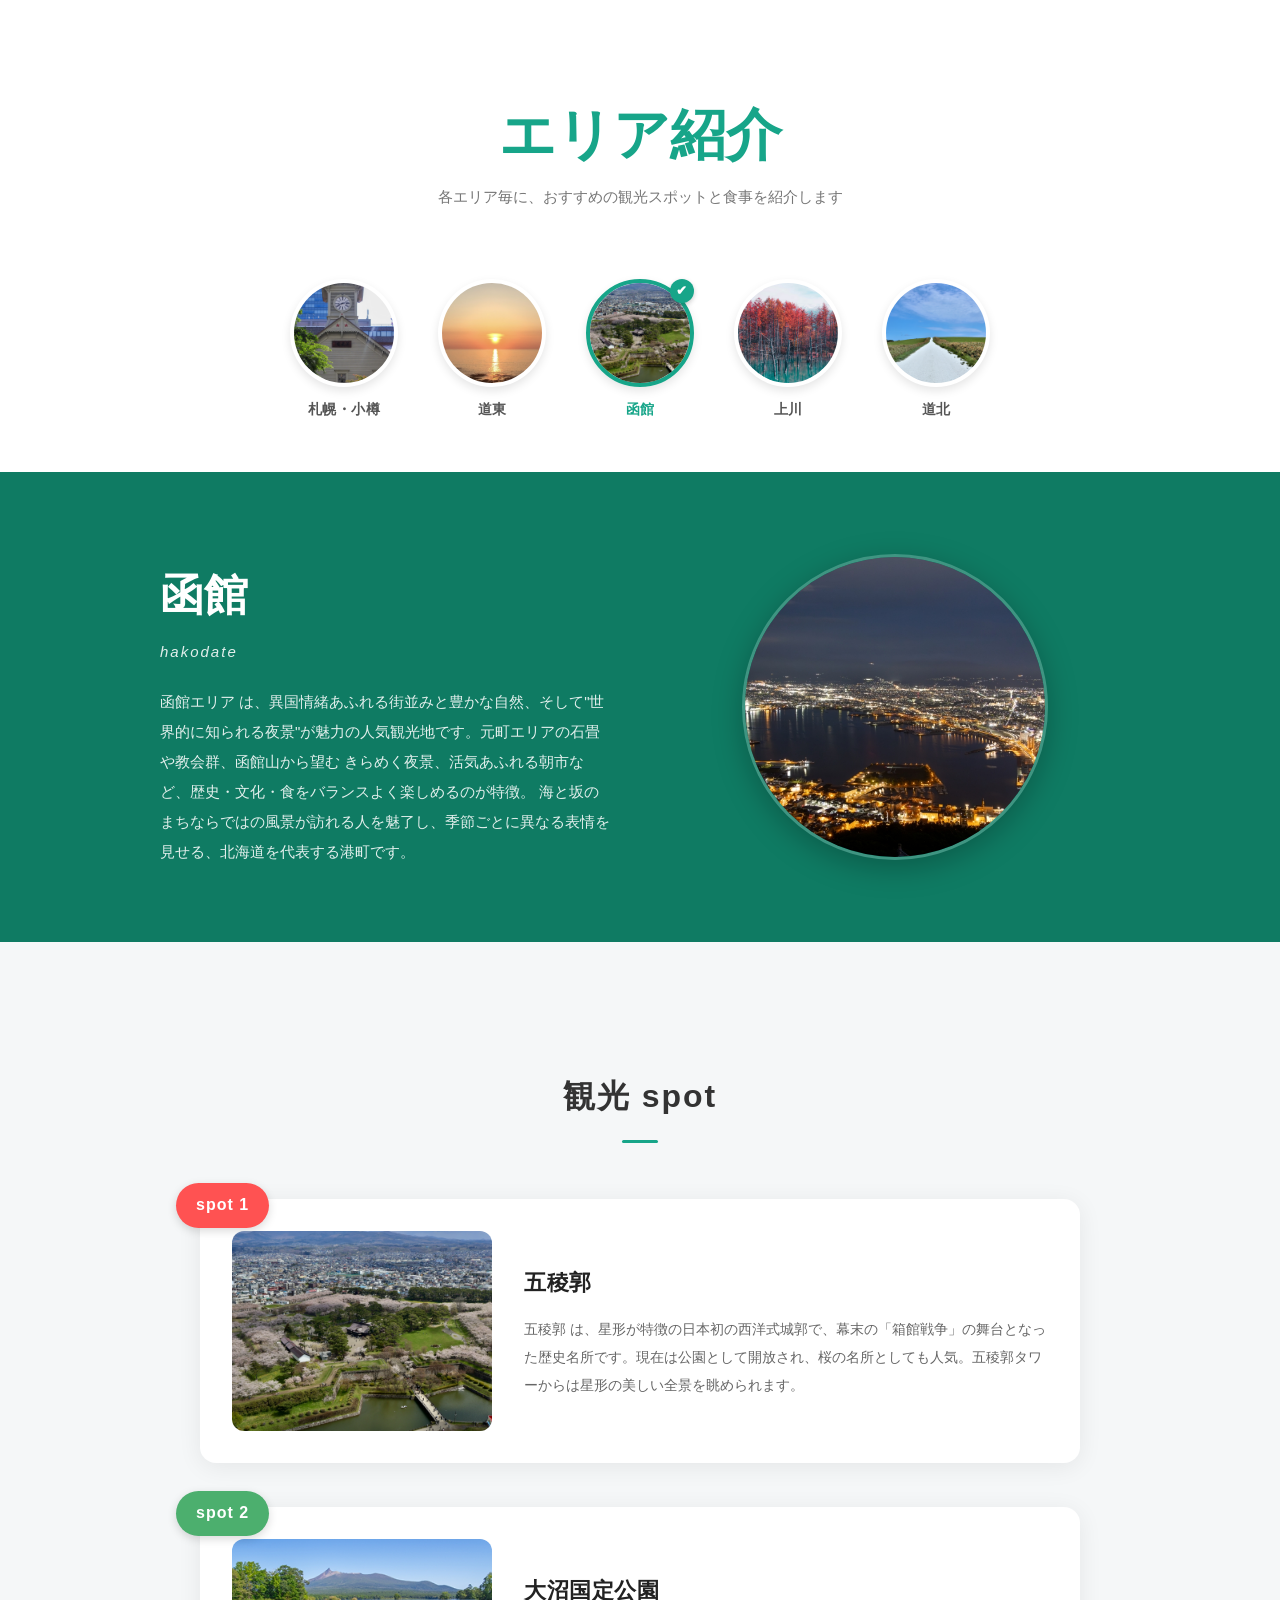
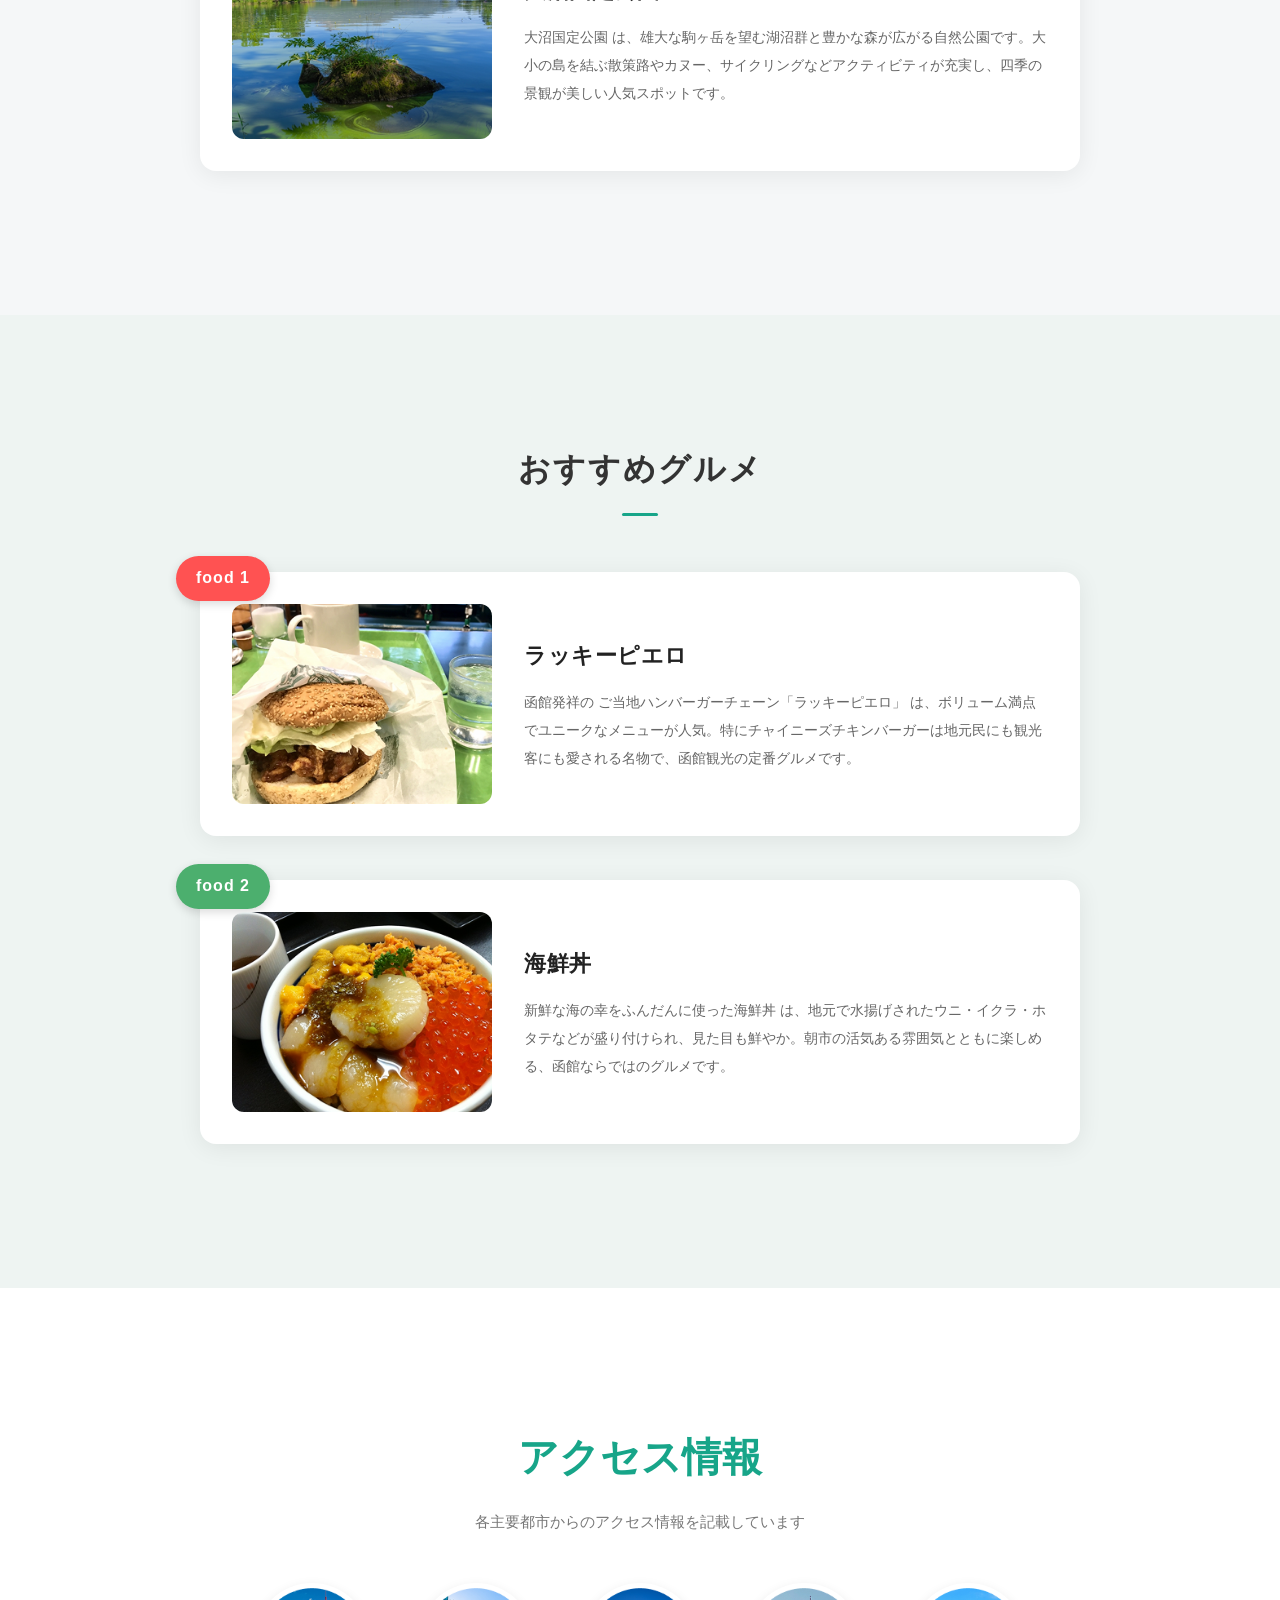
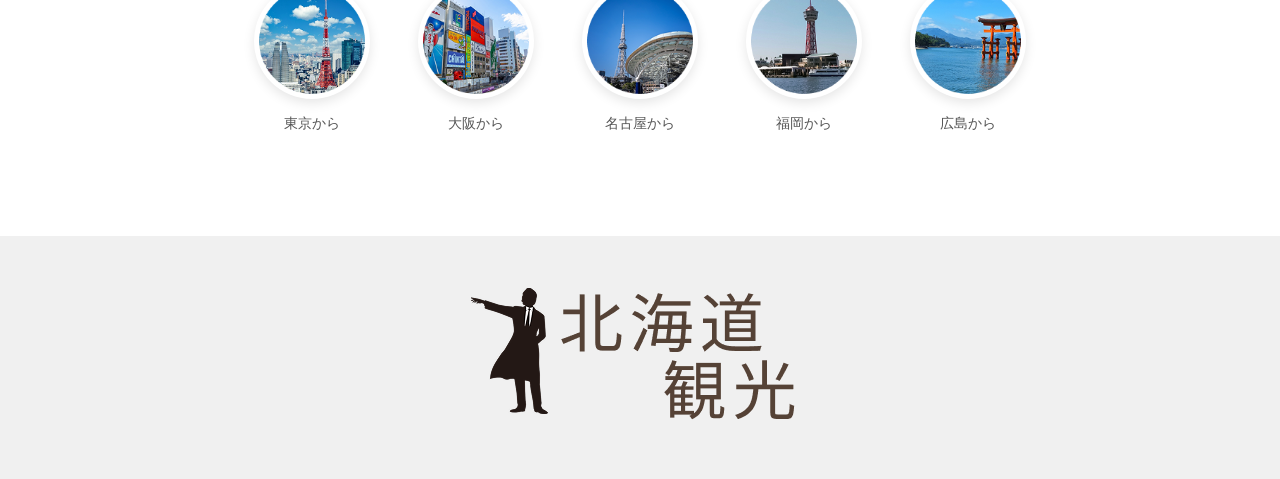
<file: hakodate.html>
<!DOCTYPE html>
<html lang="ja">

<head>
  <meta charset="UTF-8">
  <meta name="viewport" content="width=device-width, initial-scale=1.0">
  <title>北海道観光</title>
  <link rel="stylesheet" href="style.css">
  <script src="script.js" defer></script>
</head>


<body>

  <header class="hero">  <img src="img/goryokaku.png" class="hero-bg" alt="函館の五稜郭">  <div class="hero-inner">
      <h1 class="hero-title">函館</h1>
      <p class="hero-sub">hakodate</p>

            <div class="hero-gallery">

        <a href="index.html" class="hero-item">
          <img src="img/sapporo.png" alt="札幌">
        </a>

        <a href="doutou.html" class="hero-item ">
          <img src="img/ryuhyo-.png" alt="道東">
        </a>

        <a href="hakodate.html" class="hero-item active">
          <img src="img/goryokaku.png" alt="函館">
        </a>

        <a href="kamikawa.html" class="hero-item">
          <img src="img/aoiike.png" alt="上川">
        </a>

        <a href="douhoku.html" class="hero-item">
          <img src="img/douhoku.png" alt="道北">
        </a>

      </div>

    </div>
  </header>

  <!-- ABOUT -->
  <div class="about">
    <div class="about-text">
      <h2>北海道とは？</h2>
      <h3>大自然、美食、そして非日常体験の宝庫。それが北海道。</h3>
      <p>
        「試される大地」の別名を持つ北海道。冷涼な気候が育む四季折々の絶景（ラベンダー畑、紅葉、流氷）、漁場から直送される極上の海産物、そしてジンギスカンやラーメンなどのソウルフード。観光客を飽きさせない多様な魅力が凝縮されています。日本にいながらにして、まるで異国を旅しているかのような開放感と感動に出会える場所です。
      </p>
      <a  class="btn-red">アクセス情報</a>
    </div>
    <img src="img/HokkaidoLogo.png" class="about-map" alt="北海道マップ">
  </div>

  <!-- AREA TITLE -->
  <section class="area-title">
    <h2>エリア紹介</h2>
    <p>各エリア毎に、おすすめの観光スポットと食事を紹介します</p>
  </section>

  <!-- AREA NAV -->
  <div class="area-nav">
    <a href="index.html" class="area-item">
      <img src="img/sapporo.png" alt="札幌・小樽">
      <span>札幌・小樽</span>
    </a>

    <a href="doutou.html" class="area-item">
      <img src="img/ryuhyo-.png" alt="道東">
      <span>道東</span>
    </a>

    <a href="hakodate.html" class="area-item active">
      <img src="img/goryokaku.png" alt="函館">
      <span>函館</span>
    </a>

    <a href="kamikawa.html" class="area-item">
      <img src="img/aoiike.png" alt="上川">
      <span>上川</span>
    </a>

    <a href="douhoku.html" class="area-item">
      <img src="img/douhoku.png" alt="道北">
      <span>道北</span>
    </a>
  </div>

  <!-- AREA MAIN -->
  <div class="area-main">
    <div class="area-left">
      <h2>函館</h2>
      <p class="area-en">hakodate</p>
      <p>
        函館エリア は、異国情緒あふれる街並みと豊かな自然、そして"世界的に知られる夜景"が魅力の人気観光地です。元町エリアの石畳や教会群、函館山から望む
        きらめく夜景、活気あふれる朝市など、歴史・文化・食をバランスよく楽しめるのが特徴。 海と坂のまちならではの風景が訪れる人を魅了し、季節ごとに異なる表情を見せる、北海道を代表する港町です。
      </p>
    </div>
    <div class="area-image">
      <img src="img/34264486_s.jpg" alt="函館山">
    </div>
  </div>

  <!-- SPOTS -->
  <section class="spots">
    <h2 class="section-title">観光 spot</h2>

    <div class="spot">
      <div class="spot-badge red">spot 1</div>
      <img src="img/goryokaku.png" alt="五稜郭">
      <div>
        <h3>五稜郭</h3>
        <p>五稜郭 は、星形が特徴の日本初の西洋式城郭で、幕末の「箱館戦争」の舞台となった歴史名所です。現在は公園として開放され、桜の名所としても人気。五稜郭タワーからは星形の美しい全景を眺められます。</p>
      </div>
    </div>

    <div class="spot">
      <div class="spot-badge green">spot 2</div>
      <img src="img/Oonuma.png" alt="大沼国定公園">
      <div>
        <h3>大沼国定公園</h3>
        <p>大沼国定公園 は、雄大な駒ヶ岳を望む湖沼群と豊かな森が広がる自然公園です。大小の島を結ぶ散策路やカヌー、サイクリングなどアクティビティが充実し、四季の景観が美しい人気スポットです。</p>
      </div>
    </div>
  </section>

  <!-- GOURMET -->
  <section class="gourmet">
    <h2 class="section-title">おすすめグルメ</h2>

    <!-- food 1 -->
    <div class="food">

      <div class="food-badge red">food 1</div>

      <img src="img/burger.png" alt="ラッキーピエロのハンバーガー">

      <div>

        <h3>ラッキーピエロ</h3>

        <p>
          函館発祥の ご当地ハンバーガーチェーン「ラッキーピエロ」 は、ボリューム満点でユニークなメニューが人気。特にチャイニーズチキンバーガーは地元民にも観光客にも愛される名物で、函館観光の定番グルメです。
        </p>

      </div>

    </div>


    <!-- food 2 -->
    <div class="food">

      <div class="food-badge green">food 2</div>

      <img src="img/kaisen.png" alt="海鮮丼">

      <div>

        <h3>海鮮丼</h3>

        <p>
          新鮮な海の幸をふんだんに使った海鮮丼 は、地元で水揚げされたウニ・イクラ・ホタテなどが盛り付けられ、見た目も鮮やか。朝市の活気ある雰囲気とともに楽しめる、函館ならではのグルメです。
        </p>

      </div>

    </div>

  </section>


  <!-- ACCESS -->
  <section class="access">
    <h2>アクセス情報</h2>
    <p>各主要都市からのアクセス情報を記載しています</p>
    <div class="access-cities">
      <div><img src="img/tokyo.png" alt="東京"><span>東京から</span></div>
      <div><img src="img/Osaka.png" alt="大阪"><span>大阪から</span></div>
      <div><img src="img/Nagoya.png" alt="名古屋"><span>名古屋から</span></div>
      <div><img src="img/Hukuoka.png" alt="福岡"><span>福岡から</span></div>
      <div><img src="img/Hiroshima.png" alt="広島"><span>広島から</span></div>
    </div>
  </section>

  <footer class="footer">
    <img src="img/Kankou.png" alt="北海道観光ロゴ">
  </footer>
</body>

</html>
</file>
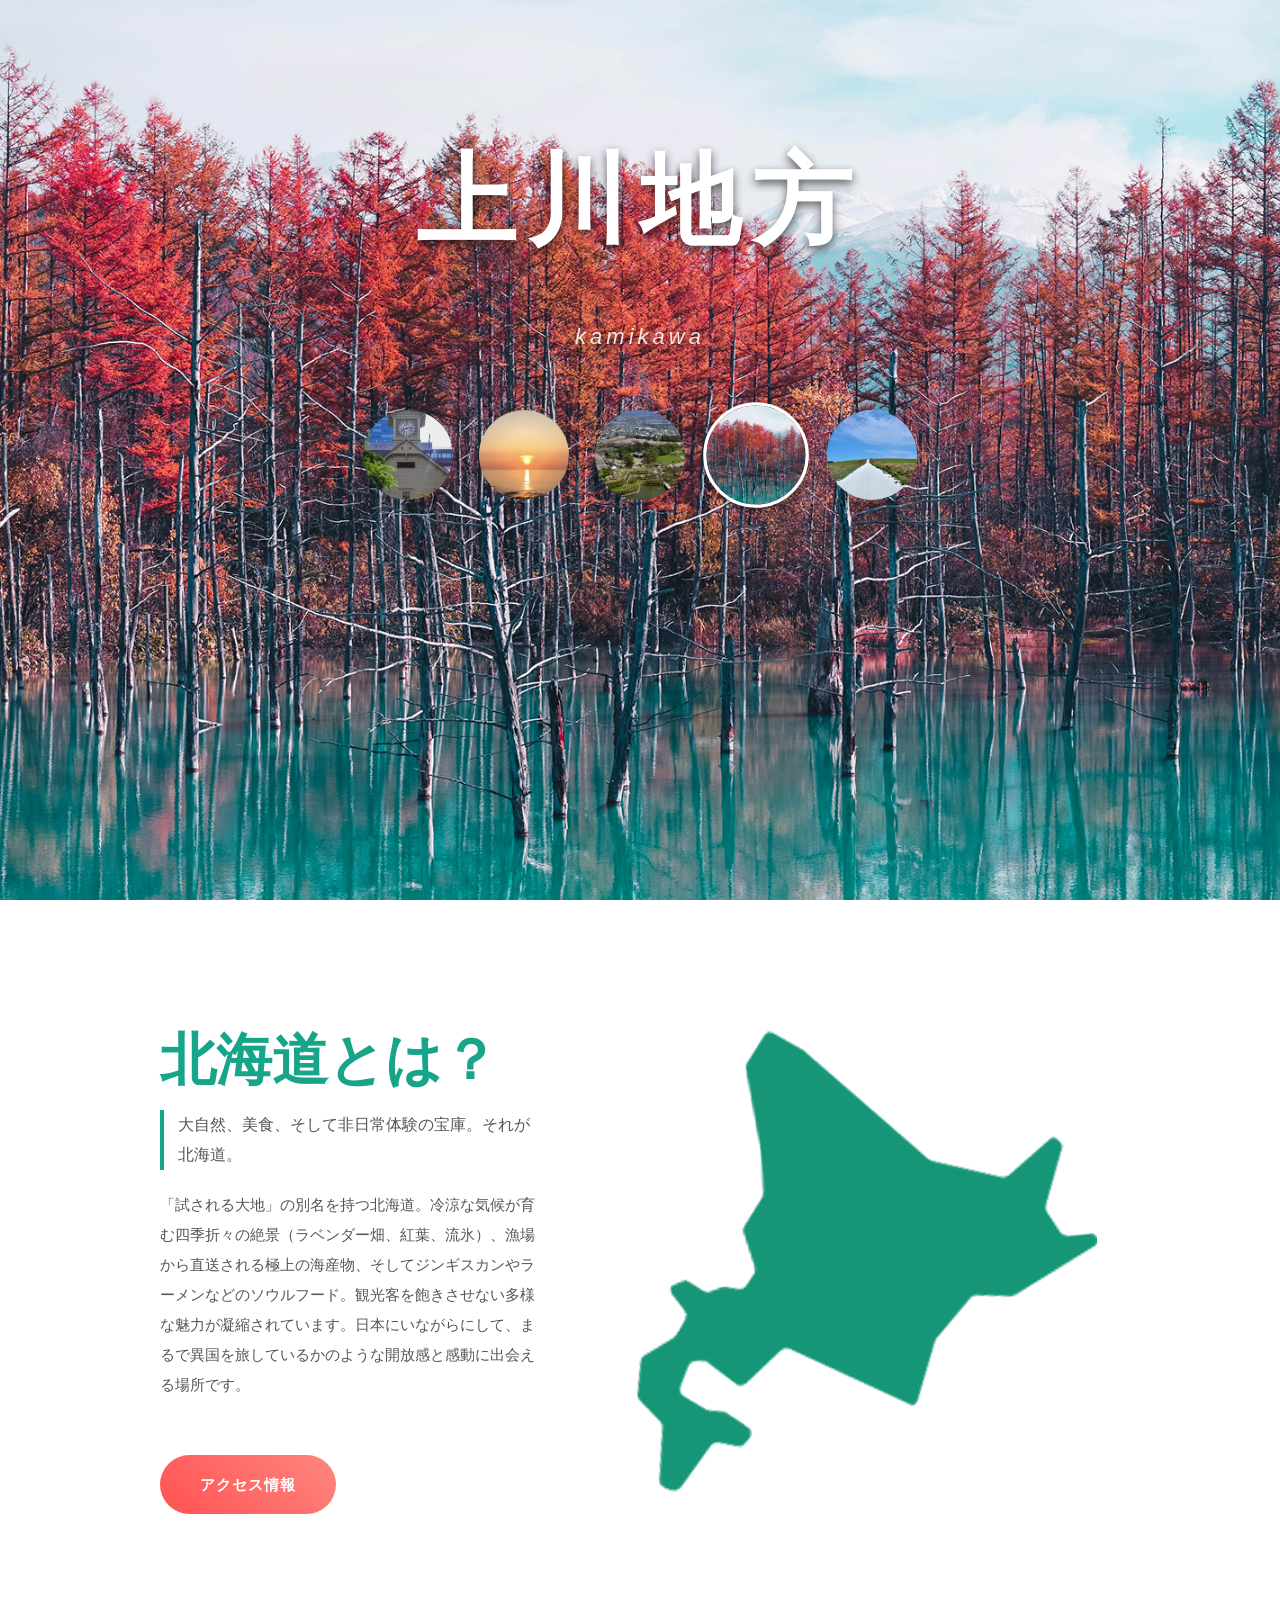
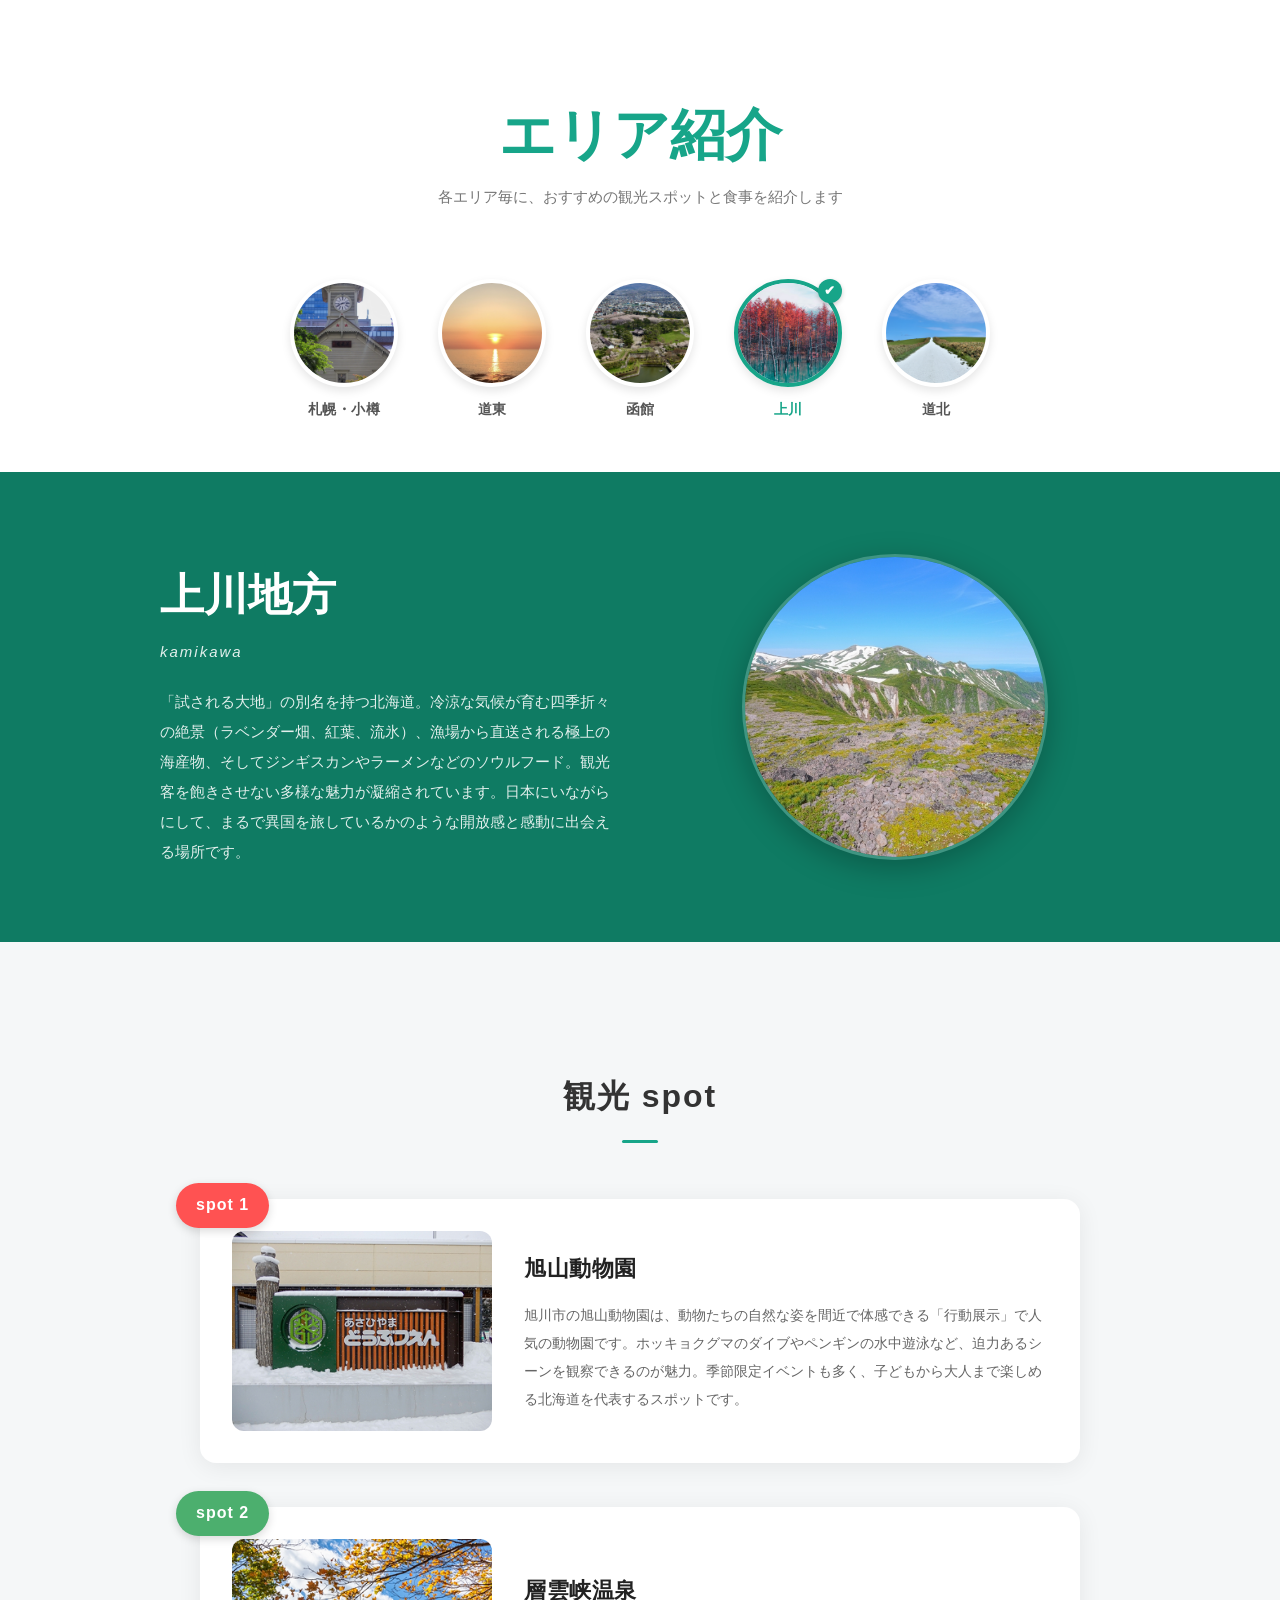
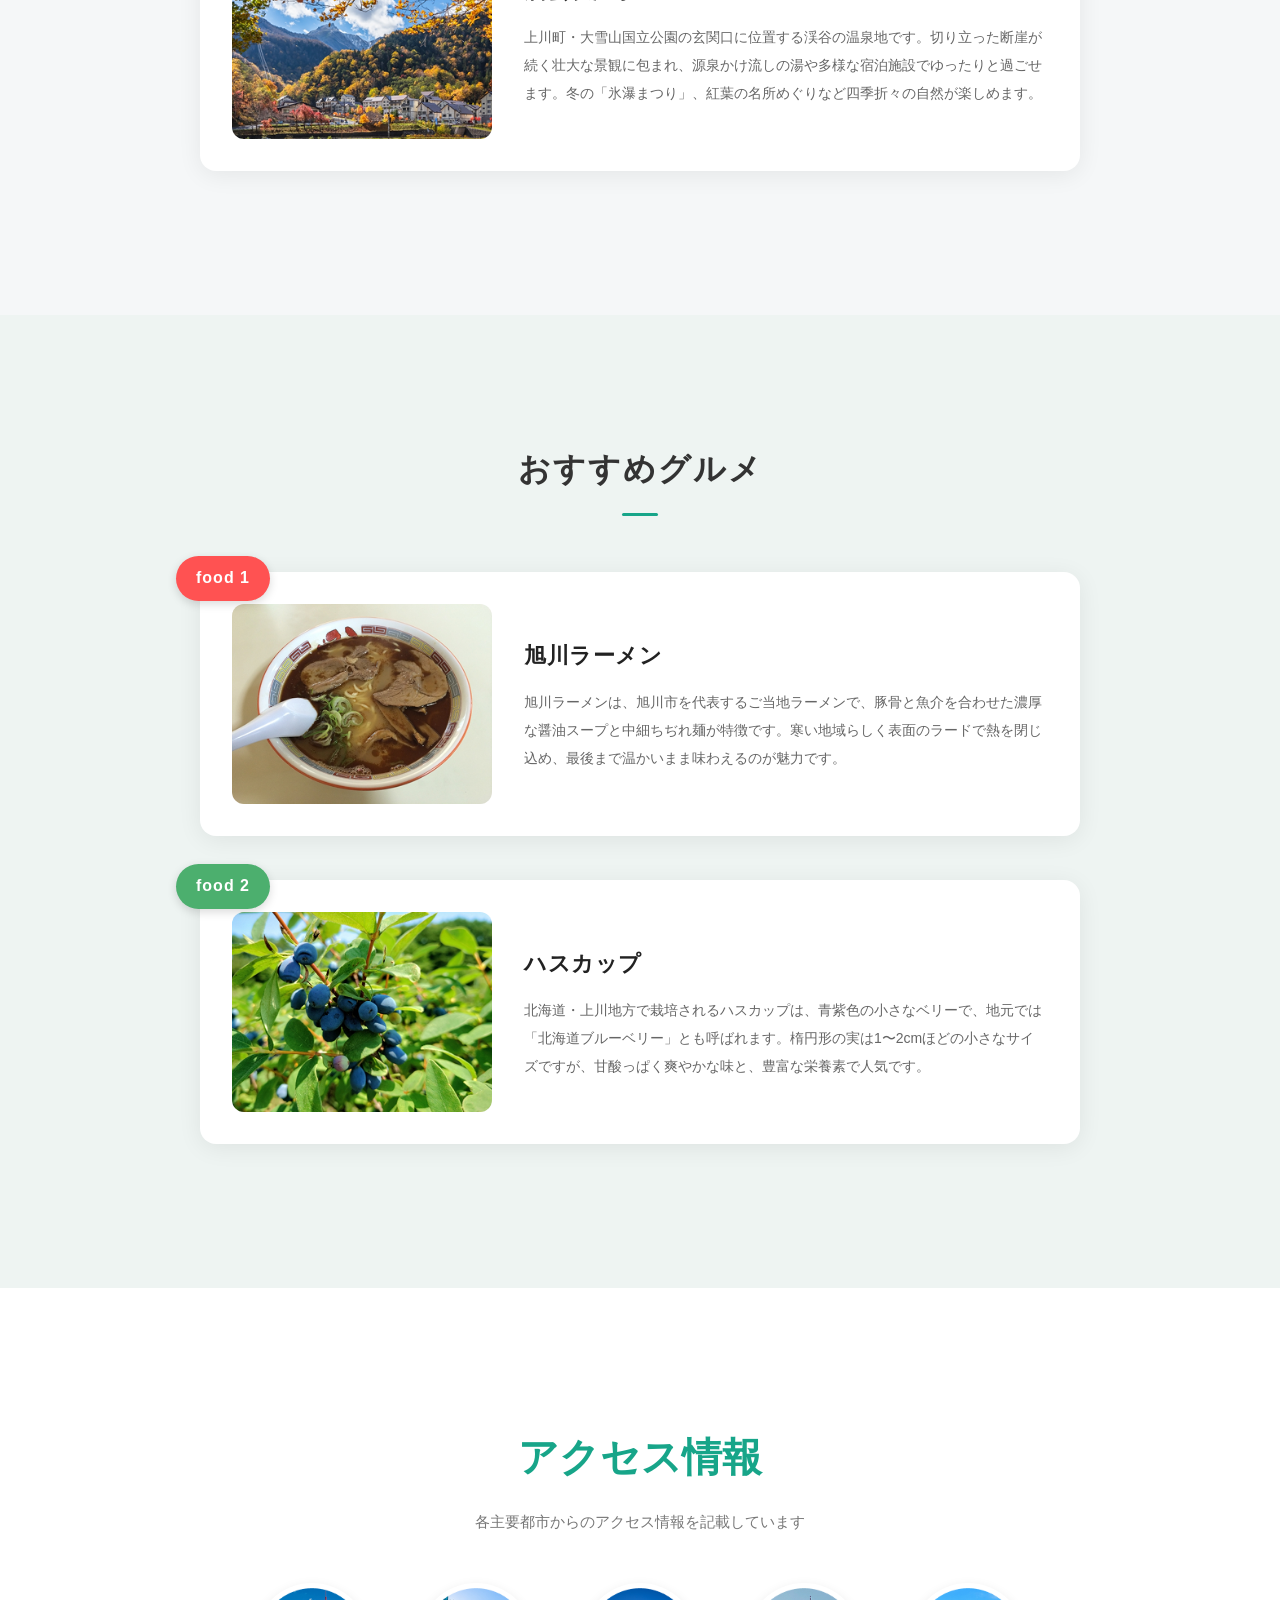
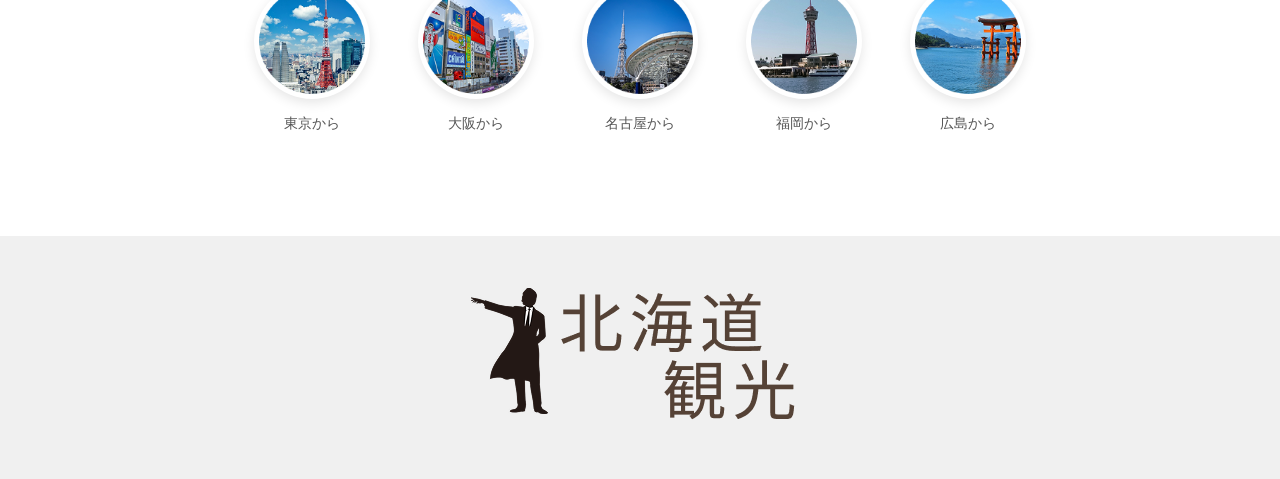
<file: kamikawa.html>
<!DOCTYPE html>
<html lang="ja">

<head>
  <meta charset="UTF-8">
  <meta name="viewport" content="width=device-width, initial-scale=1.0">
  <title>北海道観光</title>
  <link rel="stylesheet" href="style.css">
  <script src="script.js" defer></script>
</head>


<body>

  <header class="hero"> <img src="img/aoiike.png" class="hero-bg" alt="上川地方の青い池">
    <div class="hero-inner">
      <h1 class="hero-title">上川地方</h1>
      <p class="hero-sub">kamikawa</p>

      <div class="hero-gallery">

        <a href="index.html" class="hero-item ">
          <img src="img/sapporo.png" alt="札幌">
        </a>

        <a href="doutou.html" class="hero-item ">
          <img src="img/ryuhyo-.png" alt="道東">
        </a>

        <a href="hakodate.html" class="hero-item">
          <img src="img/goryokaku.png" alt="函館">
        </a>

        <a href="kamikawa.html" class="hero-item active">
          <img src="img/aoiike.png" alt="上川">
        </a>

        <a href="douhoku.html" class="hero-item">
          <img src="img/douhoku.png" alt="道東">
        </a>

      </div>

    </div>
  </header>

  <!-- ABOUT -->
  <div class="about">
    <div class="about-text">
      <h2>北海道とは？</h2>
      <h3>大自然、美食、そして非日常体験の宝庫。それが北海道。</h3>
      <p>
        「試される大地」の別名を持つ北海道。冷涼な気候が育む四季折々の絶景（ラベンダー畑、紅葉、流氷）、漁場から直送される極上の海産物、そしてジンギスカンやラーメンなどのソウルフード。観光客を飽きさせない多様な魅力が凝縮されています。日本にいながらにして、まるで異国を旅しているかのような開放感と感動に出会える場所です。
      </p>
      <a  class="btn-red">アクセス情報</a>
    </div>
    <img src="img/HokkaidoLogo.png" class="about-map" alt="北海道マップ">
  </div>

  <!-- AREA TITLE -->
  <div class="area-title">
    <h2>エリア紹介</h2>
    <p>各エリア毎に、おすすめの観光スポットと食事を紹介します</p>
  </div>

  <!-- AREA NAV -->
  <div class="area-nav">
    <a href="index.html" class="area-item ">
      <img src="img/sapporo.png" alt="札幌・小樽">
      <span>札幌・小樽</span>
    </a>

    <a href="doutou.html" class="area-item ">
      <img src="img/ryuhyo-.png" alt="道東">
      <span>道東</span>
    </a>

    <a href="hakodate.html" class="area-item">
      <img src="img/goryokaku.png" alt="函館">
      <span>函館</span>
    </a>

    <a href="kamikawa.html" class="area-item active">
      <img src="img/aoiike.png" alt="上川">
      <span>上川</span>
    </a>

    <a href="douhoku.html" class="area-item">
      <img src="img/douhoku.png" alt="道北">
      <span>道北</span>
    </a>
  </div>

  <!-- AREA MAIN -->
  <div class="area-main">
    <div class="area-left">
      <h2>上川地方</h2>
      <p class="area-en">kamikawa</p>
      <p>
        「試される大地」の別名を持つ北海道。冷涼な気候が育む四季折々の絶景（ラベンダー畑、紅葉、流氷）、漁場から直送される極上の海産物、そしてジンギスカンやラーメンなどのソウルフード。観光客を飽きさせない多様な魅力が凝縮されています。日本にいながらにして、まるで異国を旅しているかのような開放感と感動に出会える場所です。
      </p>
    </div>
    <div class="area-image">
      <img src="img/29008728_s.jpg" alt="黒岳">
    </div>
  </div>

  <!-- SPOTS -->
  <div class="spots">
    <h2 class="section-title">観光 spot</h2>

    <div class="spot">
      <div class="spot-badge red">spot 1</div>
      <img src="img/asahiyama.png" alt="旭山動物園">
      <div>
        <h3>旭山動物園</h3>
        <p>
          旭川市の旭山動物園は、動物たちの自然な姿を間近で体感できる「行動展示」で人気の動物園です。ホッキョクグマのダイブやペンギンの水中遊泳など、迫力あるシーンを観察できるのが魅力。季節限定イベントも多く、子どもから大人まで楽しめる北海道を代表するスポットです。
        </p>
      </div>
    </div>

    <div class="spot">
      <div class="spot-badge green">spot 2</div>
      <img src="img/souunnkiyyo.png" alt="層雲峡温泉">
      <div>
        <h3>層雲峡温泉</h3>
        <p>
          上川町・大雪山国立公園の玄関口に位置する渓谷の温泉地です。切り立った断崖が続く壮大な景観に包まれ、源泉かけ流しの湯や多様な宿泊施設でゆったりと過ごせます。冬の「氷瀑まつり」、紅葉の名所めぐりなど四季折々の自然が楽しめます。
        </p>
      </div>
    </div>
  </div>

  <!-- GOURMET -->
  <section class="gourmet">
    <h2 class="section-title">おすすめグルメ</h2>

    <!-- food 1 -->
    <div class="food">

      <div class="food-badge red">food 1</div>

      <img src="img/AsahikawaRamen.png" alt="旭川ラーメン">

      <div>

        <h3>旭川ラーメン</h3>

        <p>
          旭川ラーメンは、旭川市を代表するご当地ラーメンで、豚骨と魚介を合わせた濃厚な醤油スープと中細ちぢれ麺が特徴です。寒い地域らしく表面のラードで熱を閉じ込め、最後まで温かいまま味わえるのが魅力です。
        </p>

      </div>

    </div>


    <!-- food 2 -->
    <div class="food">

      <div class="food-badge green">food 2</div>

      <img src="img/hsp.png" alt="ハスカップ">

      <div>

        <h3>ハスカップ</h3>

        <p>
          北海道・上川地方で栽培されるハスカップは、青紫色の小さなベリーで、地元では「北海道ブルーベリー」とも呼ばれます。楕円形の実は1〜2cmほどの小さなサイズですが、甘酸っぱく爽やかな味と、豊富な栄養素で人気です。
        </p>

      </div>

    </div>

  </section>


  <!-- ACCESS -->
  <section class="access">
    <h2>アクセス情報</h2>
    <p>各主要都市からのアクセス情報を記載しています</p>
    <div class="access-cities">
      <div><img src="img/tokyo.png" alt="東京"><span>東京から</span></div>
      <div><img src="img/Osaka.png" alt="大阪"><span>大阪から</span></div>
      <div><img src="img/Nagoya.png" alt="名古屋"><span>名古屋から</span></div>
      <div><img src="img/Hukuoka.png" alt="福岡"><span>福岡から</span></div>
      <div><img src="img/Hiroshima.png" alt="広島"><span>広島から</span></div>
    </div>
  </section>

  <footer class="footer">
    <img src="img/Kankou.png" alt="北海道観光ロゴ">
  </footer>
</body>

</html>
</file>
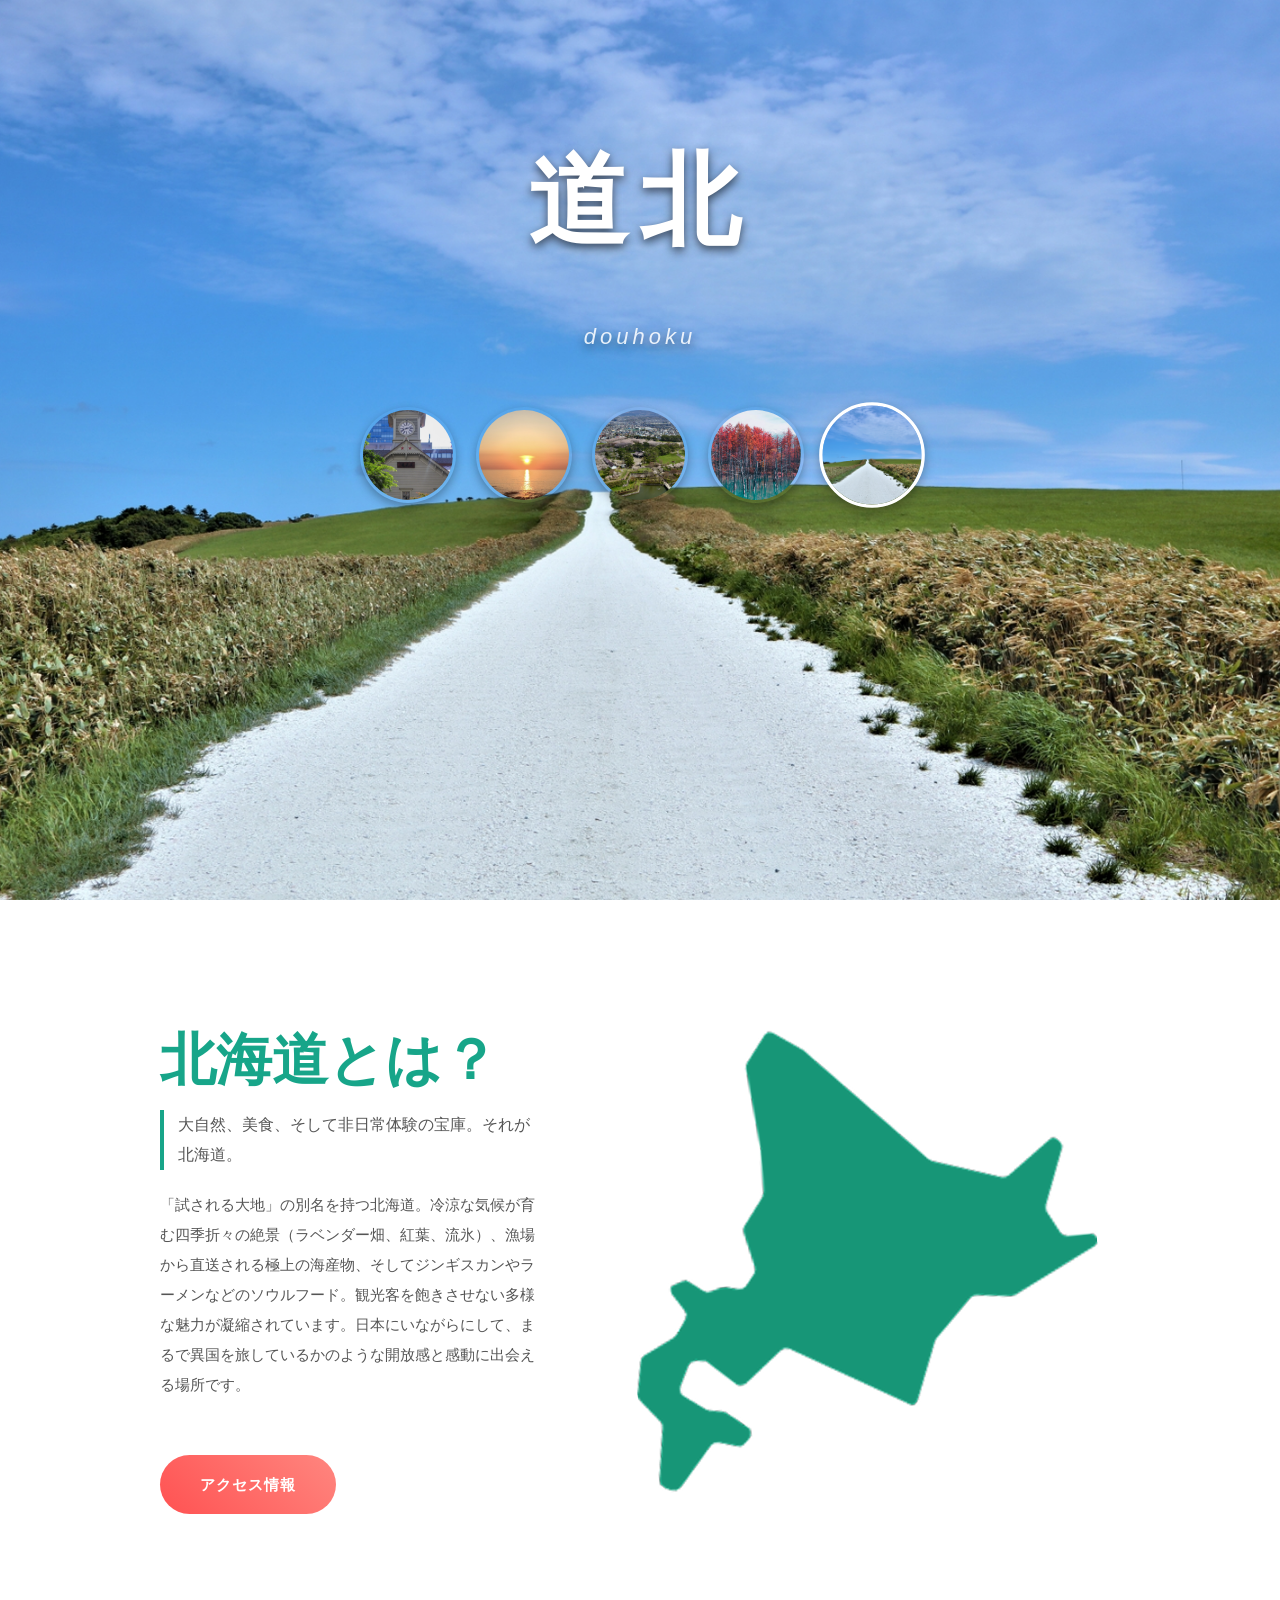
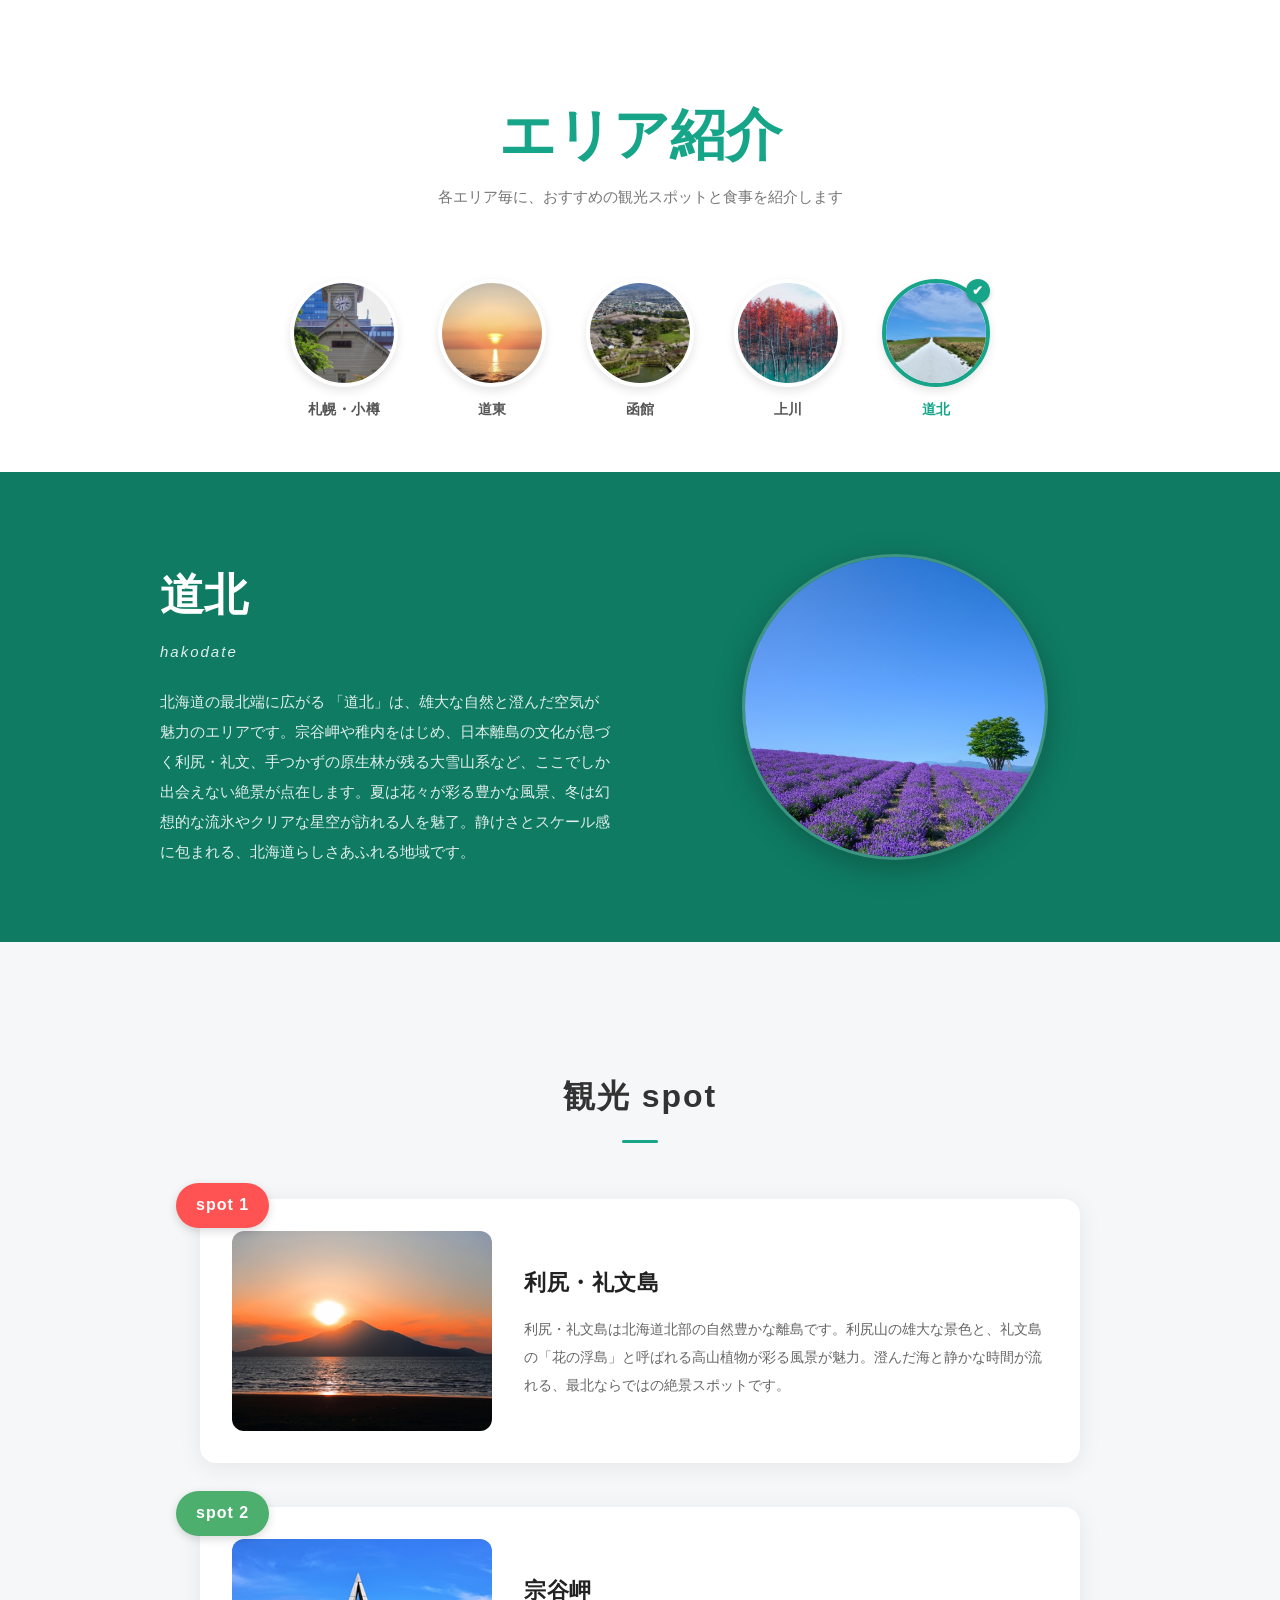
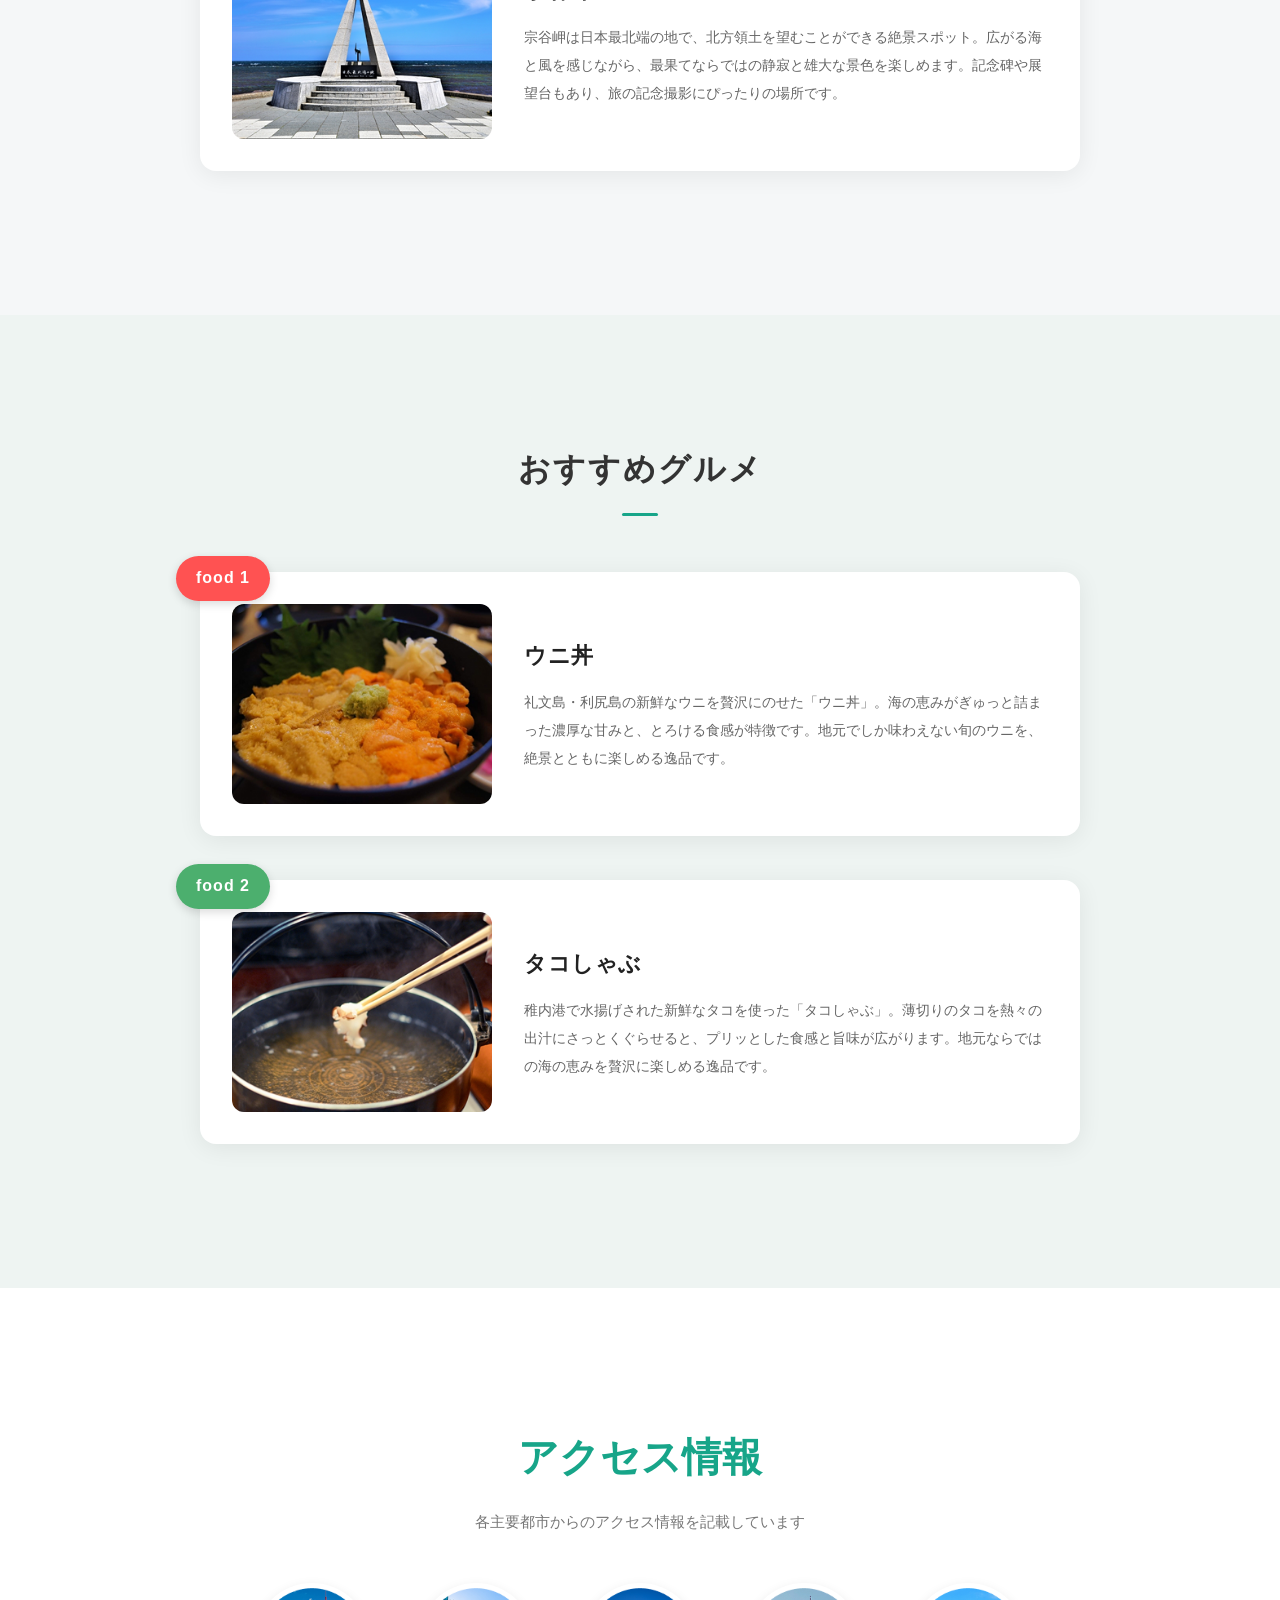
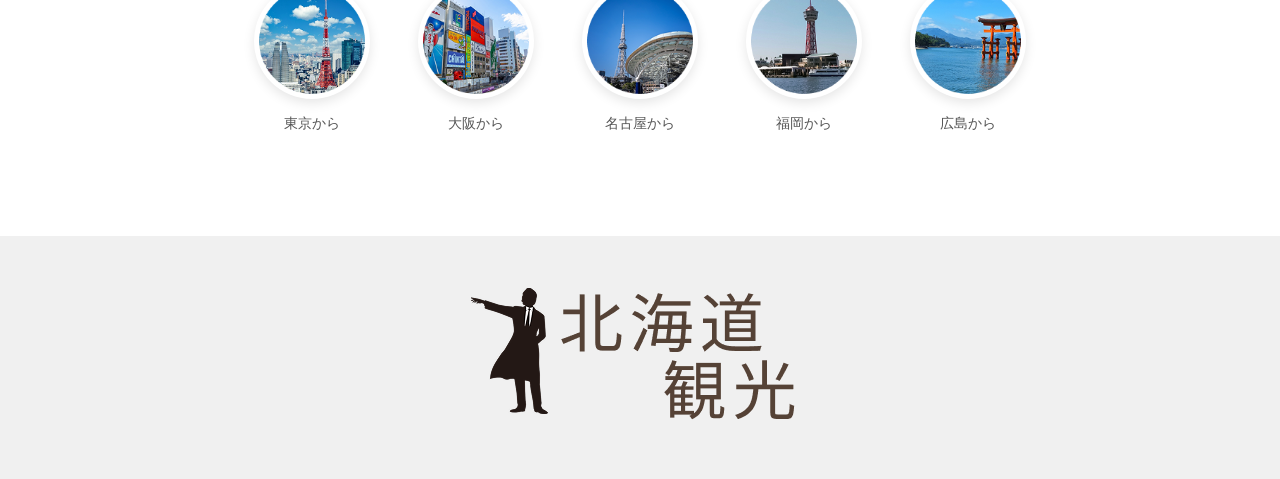
<file: web/douhoku.html>
<!DOCTYPE html>
<html lang="ja">

<head>
  <meta charset="UTF-8">
  <meta name="viewport" content="width=device-width, initial-scale=1.0">
  <title>北海道観光</title>
  <link rel="stylesheet" href="style.css">
  <script src="script.js" defer></script>
</head>


<body>

  <header class="hero"> <img src="img/douhoku.png" class="hero-bg" alt="札幌">
    <div class="hero-inner">
      <h1 class="hero-title">道北</h1>
      <p class="hero-sub">douhoku</p>

      <div class="hero-gallery">

        <a href="sapporo.html" class="hero-item">
          <img src="img/sapporo.png" alt="札幌">
        </a>

        <a href="doutou.html" class="hero-item">
          <img src="img/ryuhyo-.png" alt="道東">
        </a>

        <a href="hakodate.html" class="hero-item">
          <img src="img/goryokaku.png" alt="函館">
        </a>

        <a href="kamikawa.html" class="hero-item">
          <img src="img/aoiike.png" alt="上川">
        </a>

        <a href="douhoku.html" class="hero-item active">
          <img src="img/douhoku.png" alt="道北">
        </a>

        </a>
      </div>

    </div>
  </header>

  <!-- ABOUT -->
  <div class="about">
    <div class="about-text">
      <h2>北海道とは？</h2>
      <h3>大自然、美食、そして非日常体験の宝庫。それが北海道。</h3>
      <p>
        「試される大地」の別名を持つ北海道。冷涼な気候が育む四季折々の絶景（ラベンダー畑、紅葉、流氷）、漁場から直送される極上の海産物、そしてジンギスカンやラーメンなどのソウルフード。観光客を飽きさせない多様な魅力が凝縮されています。日本にいながらにして、まるで異国を旅しているかのような開放感と感動に出会える場所です。
      </p>
      <a class="btn-red">アクセス情報</a>
    </div>
    <img src="img/HokkaidoLogo.png" class="about-map" alt="ロゴ">
  </div>

  <!-- AREA TITLE -->
  <section class="area-title">
    <h2>エリア紹介</h2>
    <p>各エリア毎に、おすすめの観光スポットと食事を紹介します</p>
  </section>

  <!-- AREA NAV -->
  <div class="area-nav">
    <a href="sapporo.html" class="area-item ">
      <img src="img/sapporo.png" alt="札幌・小樽">
      <span>札幌・小樽</span>
    </a>

    <a href="doutou.html" class="area-item ">
      <img src="img/ryuhyo-.png" alt="道東">
      <span>道東</span>
    </a>

    <a href="hakodate.html" class="area-item">
      <img src="img/goryokaku.png" alt="函館">
      <span>函館</span>
    </a>

    <a href="kamikawa.html" class="area-item">
      <img src="img/aoiike.png" alt="上川">
      <span>上川</span>
    </a>

    <a href="douhoku.html" class="area-item active">
      <img src="img/douhoku.png" alt="道北">
      <span>道北</span>
    </a>
  </div>

  <!-- AREA MAIN -->
  <div class="area-main">
    <div class="area-left">
      <h2>道北</h2>
      <p class="area-en">hakodate</p>
      <p>
        北海道の最北端に広がる
        「道北」は、雄大な自然と澄んだ空気が魅力のエリアです。宗谷岬や稚内をはじめ、日本離島の文化が息づく利尻・礼文、手つかずの原生林が残る大雪山系など、ここでしか出会えない絶景が点在します。夏は花々が彩る豊かな風景、冬は幻想的な流氷やクリアな星空が訪れる人を魅了。静けさとスケール感に包まれる、北海道らしさあふれる地域です。
      </p>
    </div>
    <div class="area-image">
      <img src="img/22115659_s.jpg" alt="ラベンダー畑">
    </div>
  </div>

  <!-- SPOTS -->
  <section class="spots">
    <h2 class="section-title">観光 spot</h2>

    <div class="spot">
      <div class="spot-badge red">spot 1</div>
      <img src="img/risiri.png" alt="利尻">
      <div>
        <h3>利尻・礼文島</h3>
        <p>利尻・礼文島は北海道北部の自然豊かな離島です。利尻山の雄大な景色と、礼文島の「花の浮島」と呼ばれる高山植物が彩る風景が魅力。澄んだ海と静かな時間が流れる、最北ならではの絶景スポットです。</p>
      </div>
    </div>

    <div class="spot">
      <div class="spot-badge green">spot 2</div>
      <img src="img/souya.png" alt="宗谷">
      <div>
        <h3>宗谷岬</h3>
        <p>宗谷岬は日本最北端の地で、北方領土を望むことができる絶景スポット。広がる海と風を感じながら、最果てならではの静寂と雄大な景色を楽しめます。記念碑や展望台もあり、旅の記念撮影にぴったりの場所です。</p>
      </div>
    </div>
  </section>

  <!-- GOURMET -->
  <section class="gourmet">
    <h2 class="section-title">おすすめグルメ</h2>

    <!-- food 1 -->
    <div class="food">

      <div class="food-badge red">food 1</div>

      <img src="img/uni.png" alt="ウニ">

      <div>

        <h3>ウニ丼</h3>

        <p>
          礼文島・利尻島の新鮮なウニを贅沢にのせた「ウニ丼」。海の恵みがぎゅっと詰まった濃厚な甘みと、とろける食感が特徴です。地元でしか味わえない旬のウニを、絶景とともに楽しめる逸品です。
        </p>

      </div>

    </div>


    <!-- food 2 -->
    <div class="food">

      <div class="food-badge green">food 2</div>

      <img src="img/tako.png" alt="たこ">

      <div>

        <h3>タコしゃぶ</h3>

        <p>
          稚内港で水揚げされた新鮮なタコを使った「タコしゃぶ」。薄切りのタコを熱々の出汁にさっとくぐらせると、プリッとした食感と旨味が広がります。地元ならではの海の恵みを贅沢に楽しめる逸品です。
        </p>

      </div>

    </div>

  </section>


  <!-- ACCESS -->
  <section class="access">
    <h2>アクセス情報</h2>
    <p>各主要都市からのアクセス情報を記載しています</p>
    <div class="access-cities">
      <div><img src="img/tokyo.png" alt="東京"><span>東京から</span></div>
      <div><img src="img/Osaka.png" alt="大阪"><span>大阪から</span></div>
      <div><img src="img/Nagoya.png" alt="名古屋"><span>名古屋から</span></div>
      <div><img src="img/Hukuoka.png" alt="福岡"><span>福岡から</span></div>
      <div><img src="img/Hiroshima.png" alt="広島"><span>広島から</span></div>
    </div>
  </section>

  <footer class="footer">
    <img src="img/Kankou.png" alt="観光">
  </footer>
</body>

</html>
</file>
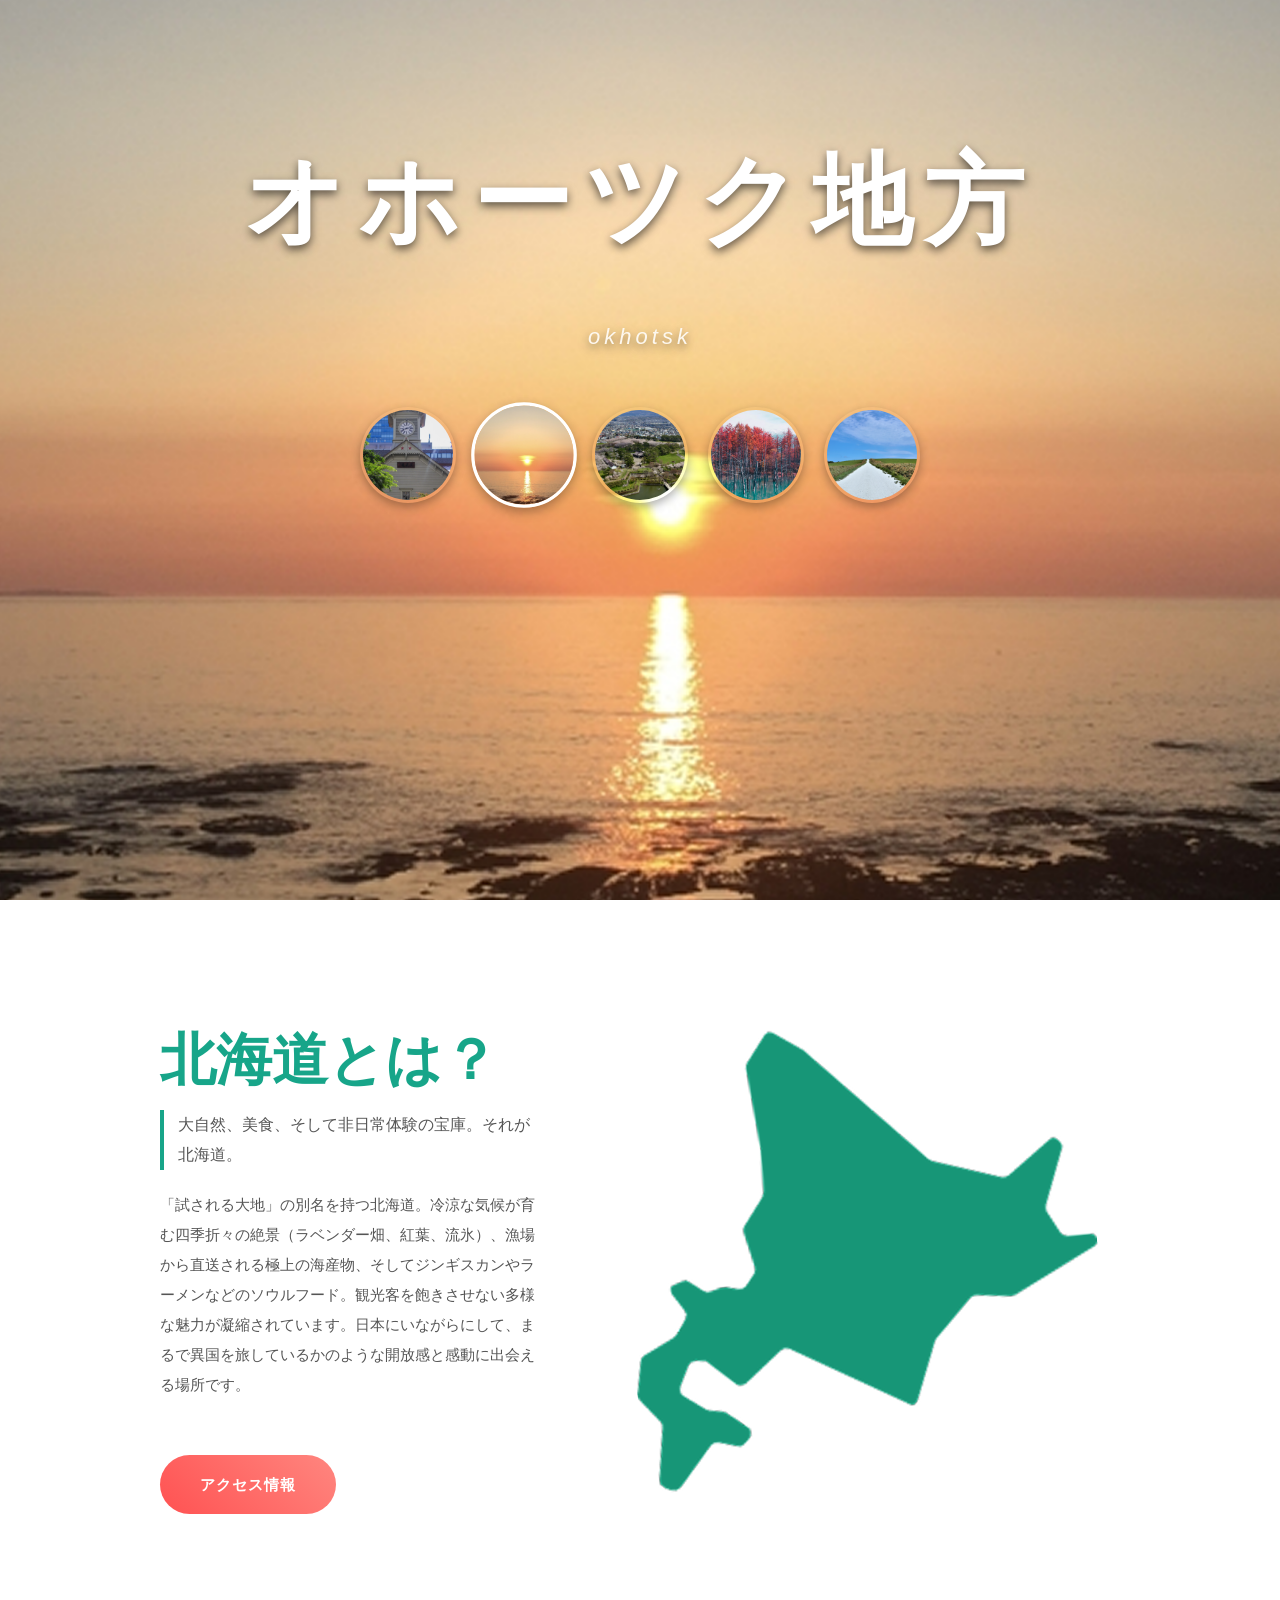
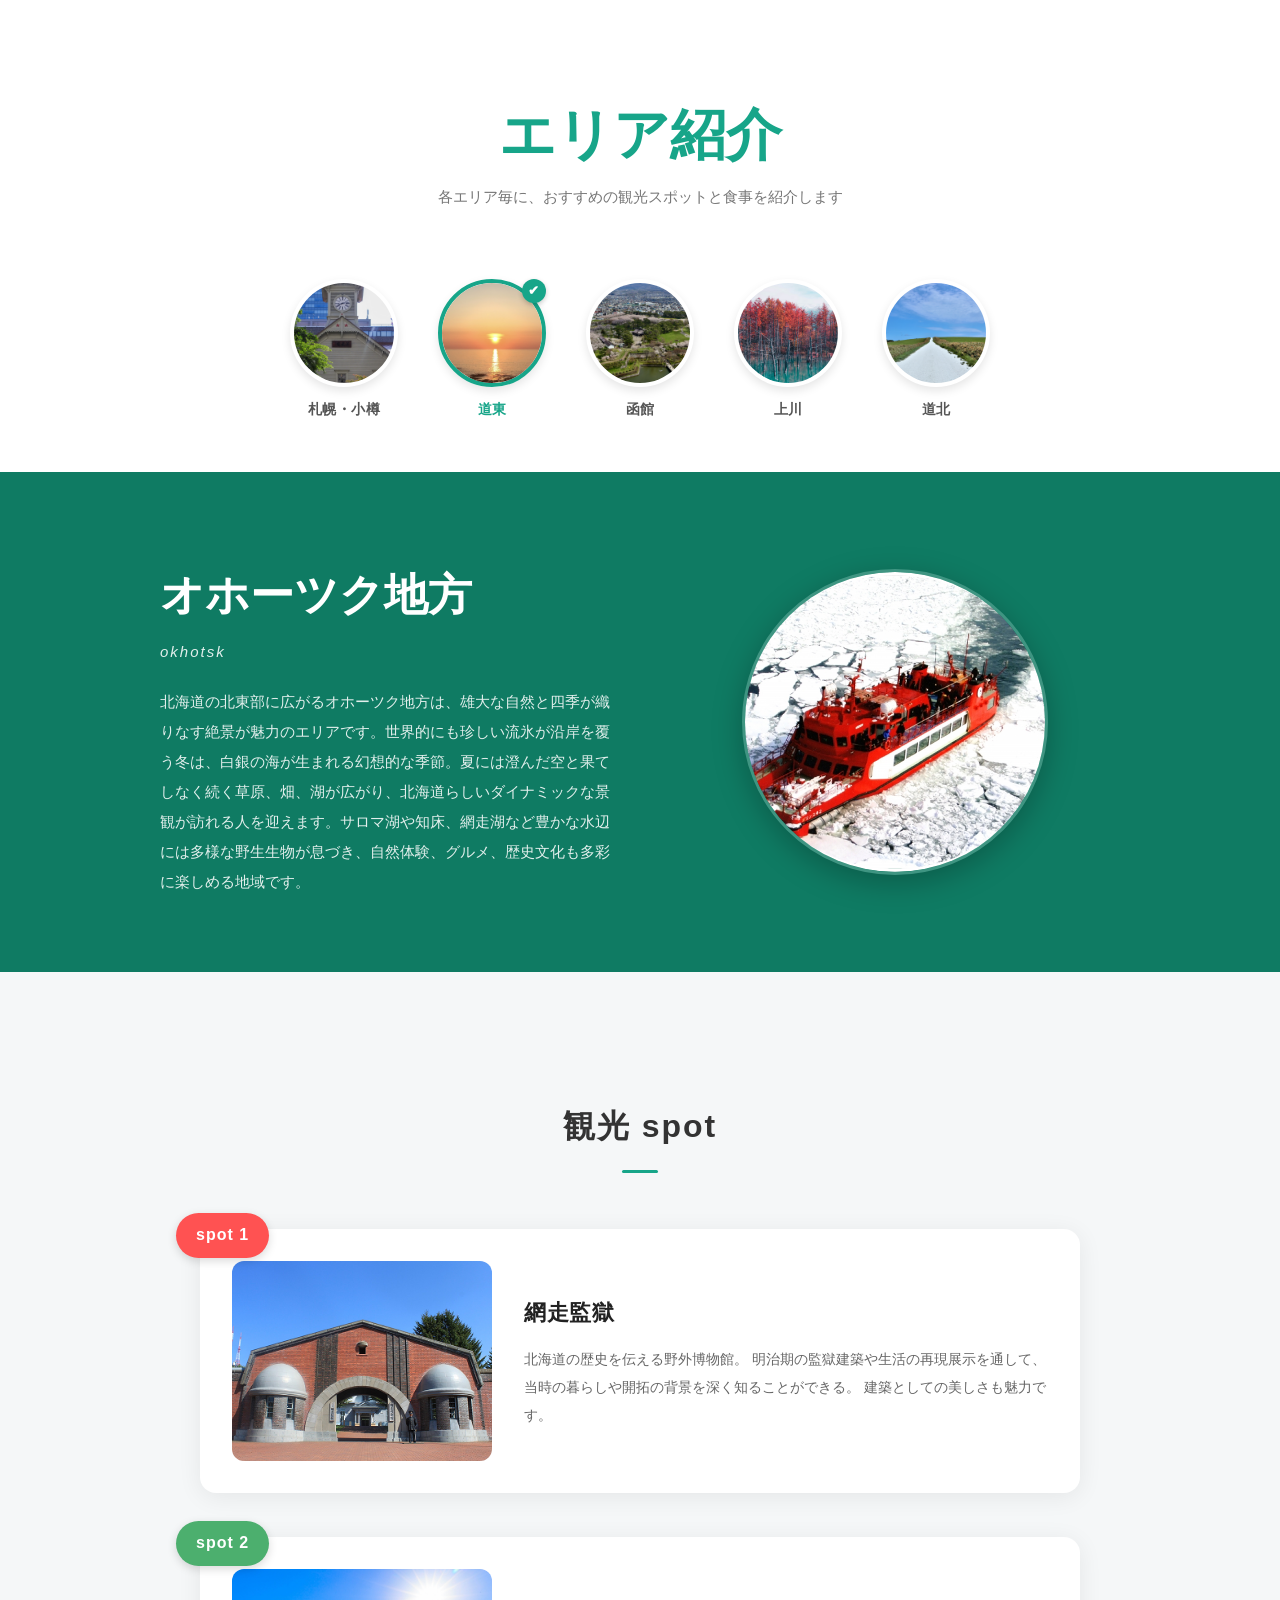
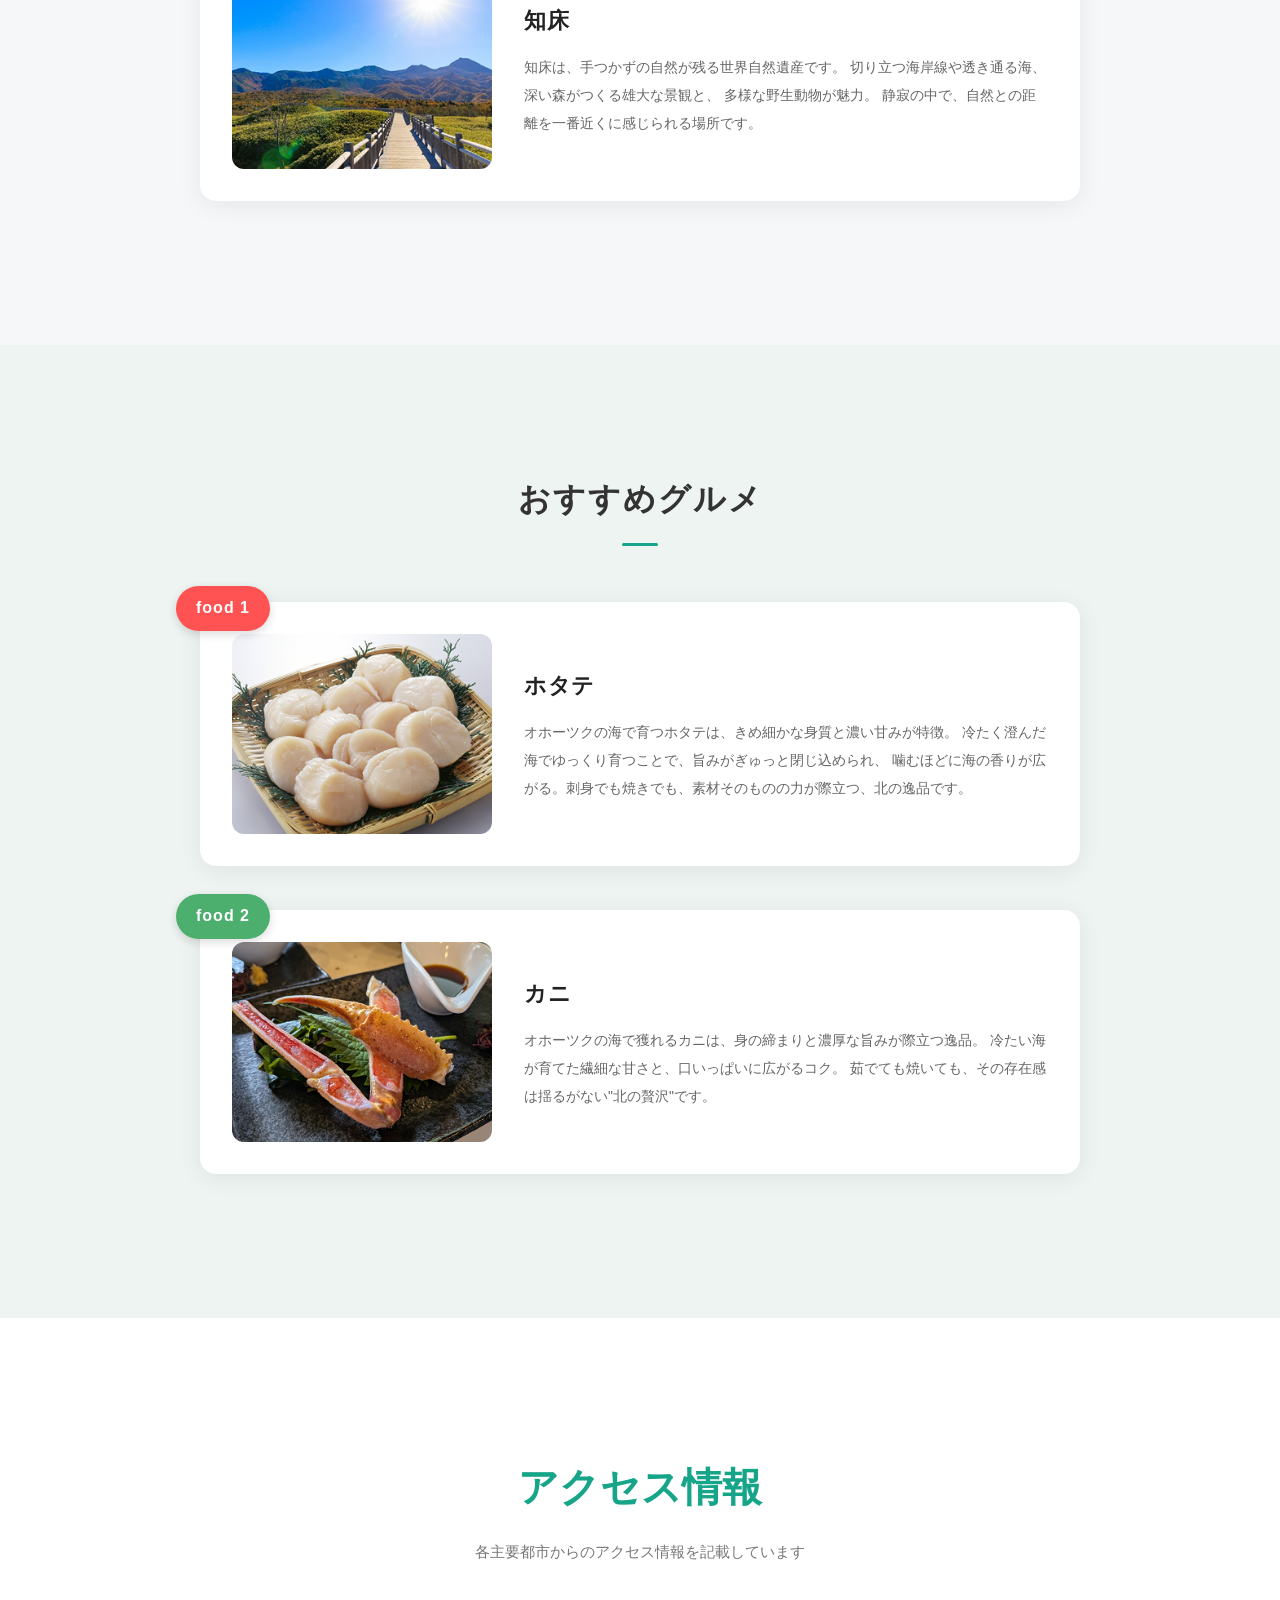
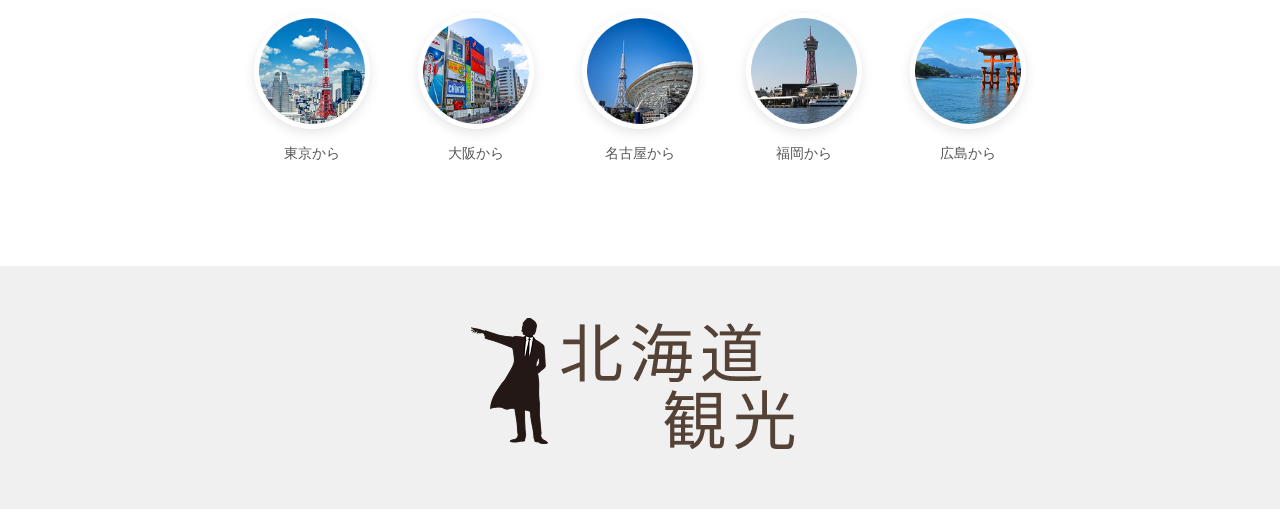
<file: web/doutou.html>
<!DOCTYPE html>
<html lang="ja">

<head>
  <meta charset="UTF-8">
  <meta name="viewport" content="width=device-width, initial-scale=1.0">
  <title>北海道観光</title>
  <link rel="stylesheet" href="style.css">
  <script src="script.js" defer></script>
</head>


<body>

  <header class="hero"> <img src="img/doutou.png" class="hero-bg" alt="オホーツク地方の風景">
    <div class="hero-inner">
      <h1 class="hero-title">オホーツク地方</h1>
      <p class="hero-sub">okhotsk</p>

      <div class="hero-gallery">

        <a href="sapporo.html" class="hero-item ">
          <img src="img/sapporo.png" alt="札幌">
        </a>

        <a href="doutou.html" class="hero-item active">
          <img src="img/ryuhyo-.png" alt="道東">
        </a>

        <a href="hakodate.html" class="hero-item">
          <img src="img/goryokaku.png" alt="函館">
        </a>

        <a href="kamikawa.html" class="hero-item">
          <img src="img/aoiike.png" alt="上川">
        </a>

        <a href="douhoku.html" class="hero-item">
          <img src="img/douhoku.png" alt="道北">
        </a>

      </div>

    </div>
  </header>

  <!-- ABOUT -->
  <div class="about">
    <div class="about-text">
      <h2>北海道とは？</h2>
      <h3>大自然、美食、そして非日常体験の宝庫。それが北海道。</h3>
      <p>
        「試される大地」の別名を持つ北海道。冷涼な気候が育む四季折々の絶景（ラベンダー畑、紅葉、流氷）、漁場から直送される極上の海産物、そしてジンギスカンやラーメンなどのソウルフード。観光客を飽きさせない多様な魅力が凝縮されています。日本にいながらにして、まるで異国を旅しているかのような開放感と感動に出会える場所です。
      </p>
      <a  class="btn-red">アクセス情報</a>
    </div>
    <img src="img/HokkaidoLogo.png" class="about-map" alt="北海道マップ">
  </div>

  <!-- AREA TITLE -->
  <div class="area-title">
    <h2>エリア紹介</h2>
    <p>各エリア毎に、おすすめの観光スポットと食事を紹介します</p>
  </div>

  <!-- AREA NAV -->
  <div class="area-nav">
    <a href="sapporo.html" class="area-item ">
      <img src="img/sapporo.png" alt="札幌・小樽">
      <span>札幌・小樽</span>
    </a>

    <a href="doutou.html" class="area-item active">
      <img src="img/ryuhyo-.png" alt="道東">
      <span>道東</span>
    </a>

    <a href="hakodate.html" class="area-item">
      <img src="img/goryokaku.png" alt="函館">
      <span>函館</span>
    </a>

    <a href="kamikawa.html" class="area-item ">
      <img src="img/aoiike.png" alt="上川">
      <span>上川</span>
    </a>

    <a href="douhoku.html" class="area-item">
      <img src="img/douhoku.png" alt="道北">
      <span>道北</span>
    </a>
  </div>

  <!-- AREA MAIN -->
  <div class="area-main">
    <div class="area-left">
      <h2>オホーツク地方</h2>
      <p class="area-en">okhotsk</p>
      <p>
        北海道の北東部に広がるオホーツク地方は、雄大な自然と四季が織りなす絶景が魅力のエリアです。世界的にも珍しい流氷が沿岸を覆
        う冬は、白銀の海が生まれる幻想的な季節。夏には澄んだ空と果てしなく続く草原、畑、湖が広がり、北海道らしいダイナミックな景観が訪れる人を迎えます。サロマ湖や知床、網走湖など豊かな水辺には多様な野生生物が息づき、自然体験、グルメ、歴史文化も多彩に楽しめる地域です。
      </p>
    </div>
    <div class="area-image">
      <img src="img/fune.png" alt="流氷砕氷船">
    </div>
  </div>

  <!-- SPOTS -->
  <div class="spots">
    <h2 class="section-title">観光 spot</h2>

    <div class="spot">
      <div class="spot-badge red">spot 1</div>
      <img src="img/Kangoku.png" alt="網走監獄">
      <div>
        <h3>網走監獄</h3>
        <p>北海道の歴史を伝える野外博物館。 明治期の監獄建築や生活の再現展示を通して、当時の暮らしや開拓の背景を深く知ることができる。 建築としての美しさも魅力です。</p>
      </div>
    </div>

    <div class="spot">
      <div class="spot-badge green">spot 2</div>
      <img src="img/siretoko.png" alt="知床">
      <div>
        <h3>知床</h3>
        <p>知床は、手つかずの自然が残る世界自然遺産です。 切り立つ海岸線や透き通る海、深い森がつくる雄大な景観と、
          多様な野生動物が魅力。 静寂の中で、自然との距離を一番近くに感じられる場所です。</p>
      </div>
    </div>
  </div>

  <!-- GOURMET -->
  <section class="gourmet">
    <h2 class="section-title">おすすめグルメ</h2>

    <!-- food 1 -->
    <div class="food">

      <div class="food-badge red">food 1</div>

      <img src="img/hotate.png" alt="ホタテ">

      <div>

        <h3>ホタテ</h3>

        <p>
          オホーツクの海で育つホタテは、きめ細かな身質と濃い甘みが特徴。
          冷たく澄んだ海でゆっくり育つことで、旨みがぎゅっと閉じ込められ、
          噛むほどに海の香りが広がる。刺身でも焼きでも、素材そのものの力が際立つ、北の逸品です。
        </p>

      </div>

    </div>


    <!-- food 2 -->
    <div class="food">

      <div class="food-badge green">food 2</div>

      <img src="img/kani.png" alt="カニ">

      <div>

        <h3>カニ</h3>

        <p>
          オホーツクの海で獲れるカニは、身の締まりと濃厚な旨みが際立つ逸品。
          冷たい海が育てた繊細な甘さと、口いっぱいに広がるコク。
          茹でても焼いても、その存在感は揺るがない"北の贅沢"です。
        </p>

      </div>

    </div>

  </section>


  <!-- ACCESS -->
  <section class="access">
    <h2>アクセス情報</h2>
    <p>各主要都市からのアクセス情報を記載しています</p>
    <div class="access-cities">
      <div><img src="img/tokyo.png" alt="東京"><span>東京から</span></div>
      <div><img src="img/Osaka.png" alt="大阪"><span>大阪から</span></div>
      <div><img src="img/Nagoya.png" alt="名古屋"><span>名古屋から</span></div>
      <div><img src="img/Hukuoka.png" alt="福岡"><span>福岡から</span></div>
      <div><img src="img/Hiroshima.png" alt="広島"><span>広島から</span></div>
    </div>
  </section>

  <footer class="footer">
    <img src="img/Kankou.png" alt="北海道観光ロゴ">
  </footer>
</body>

</html>
</file>
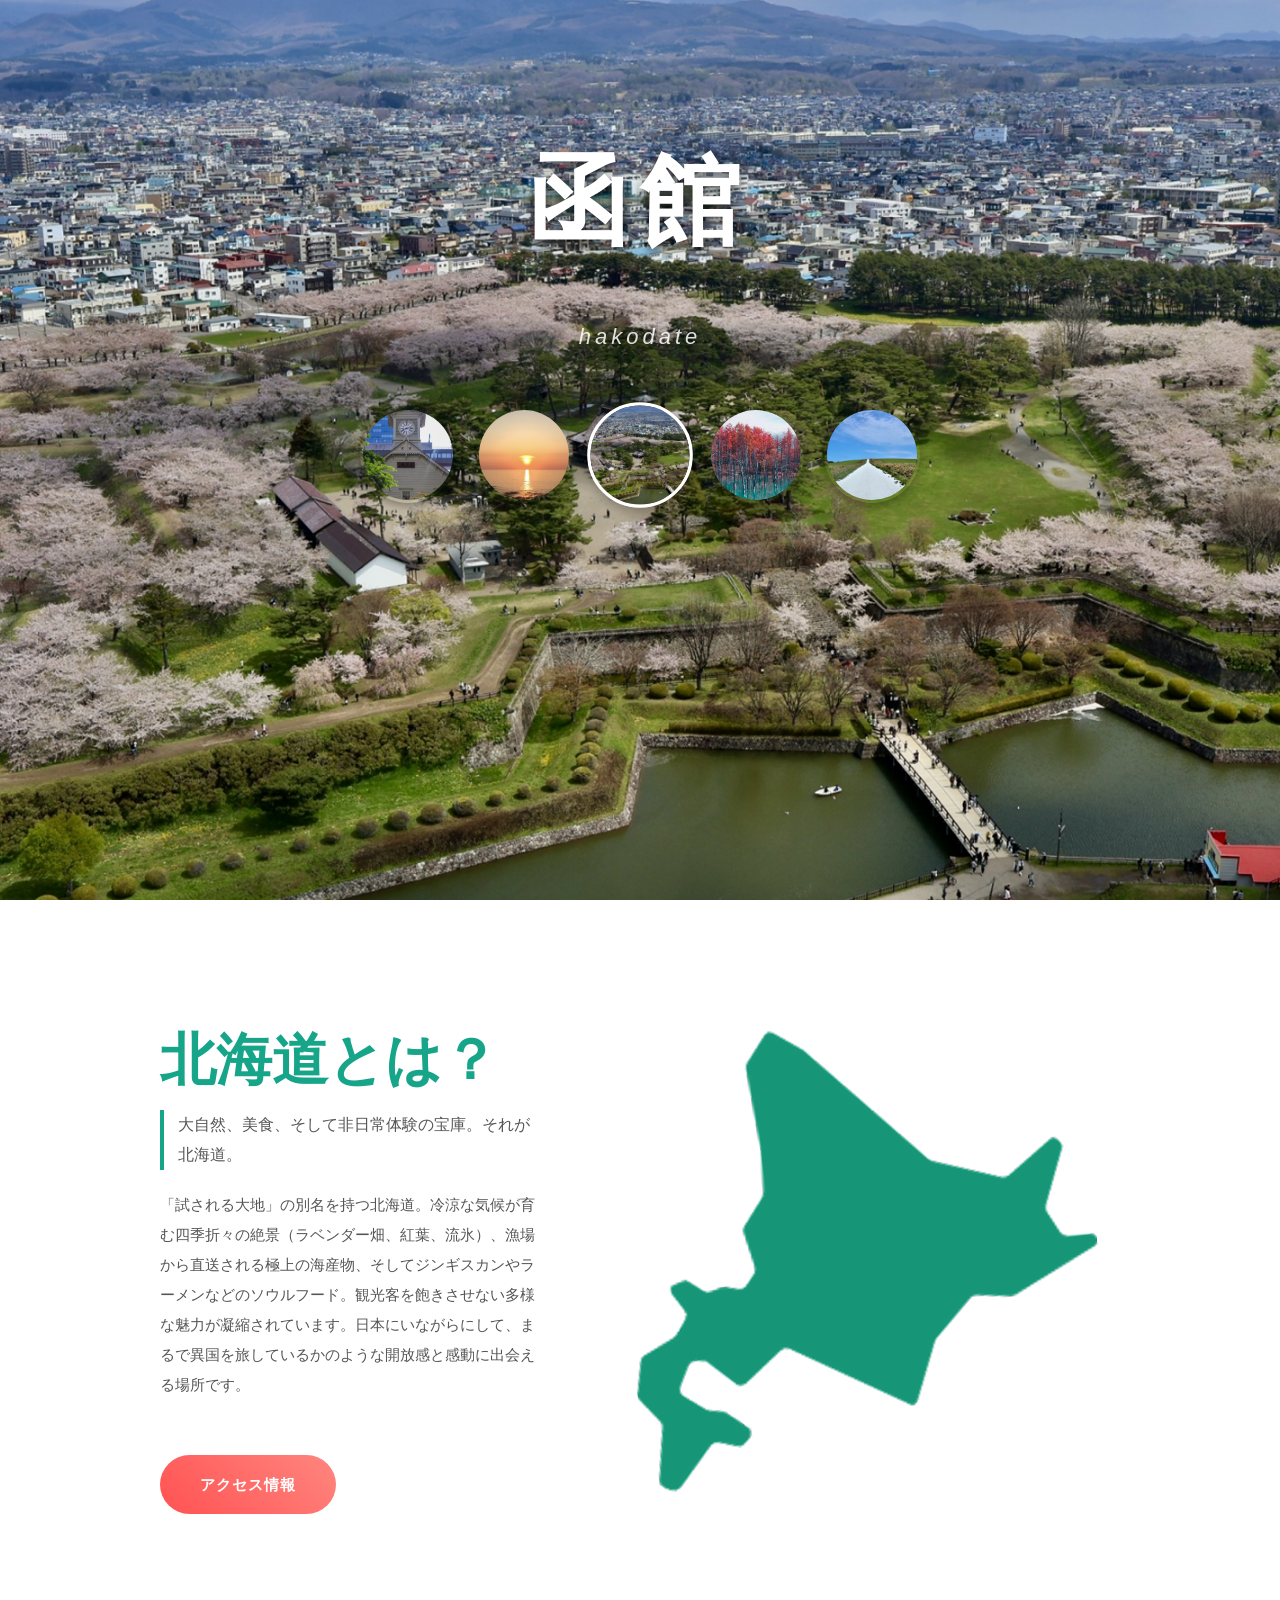
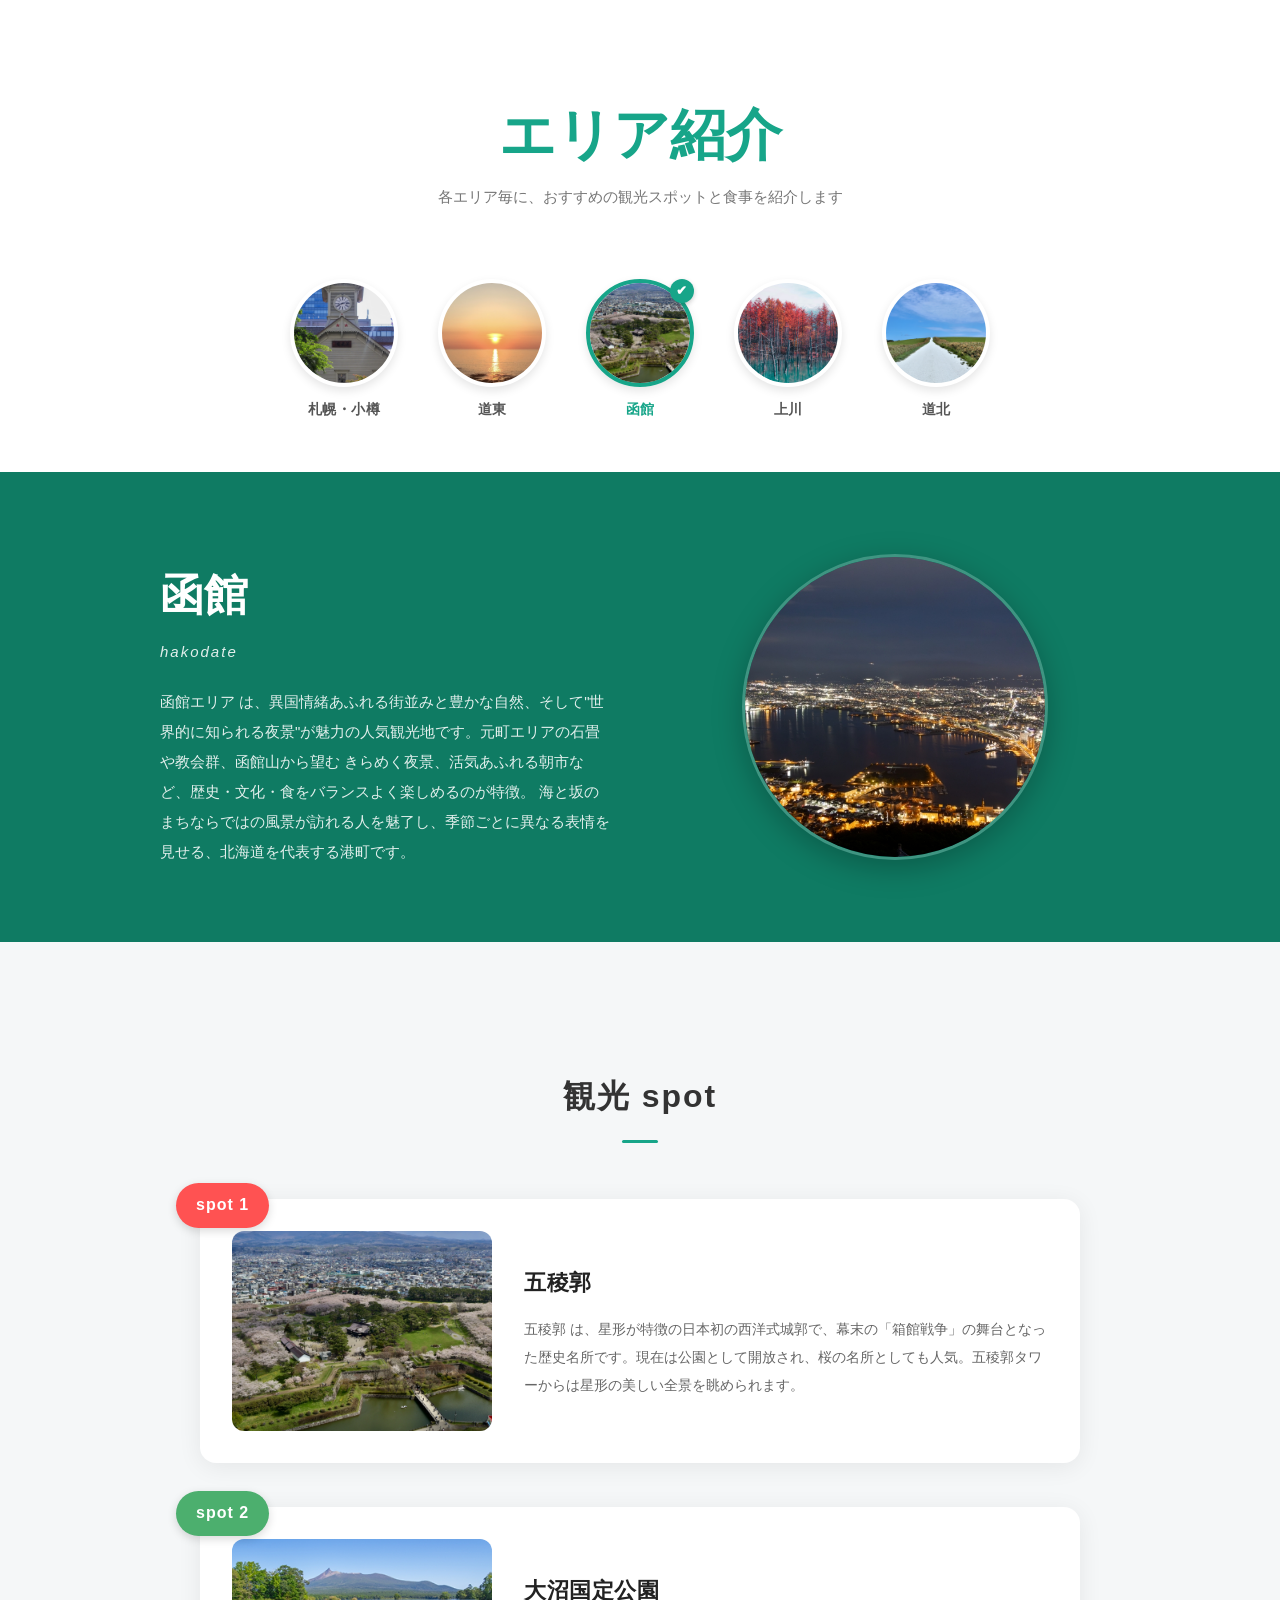
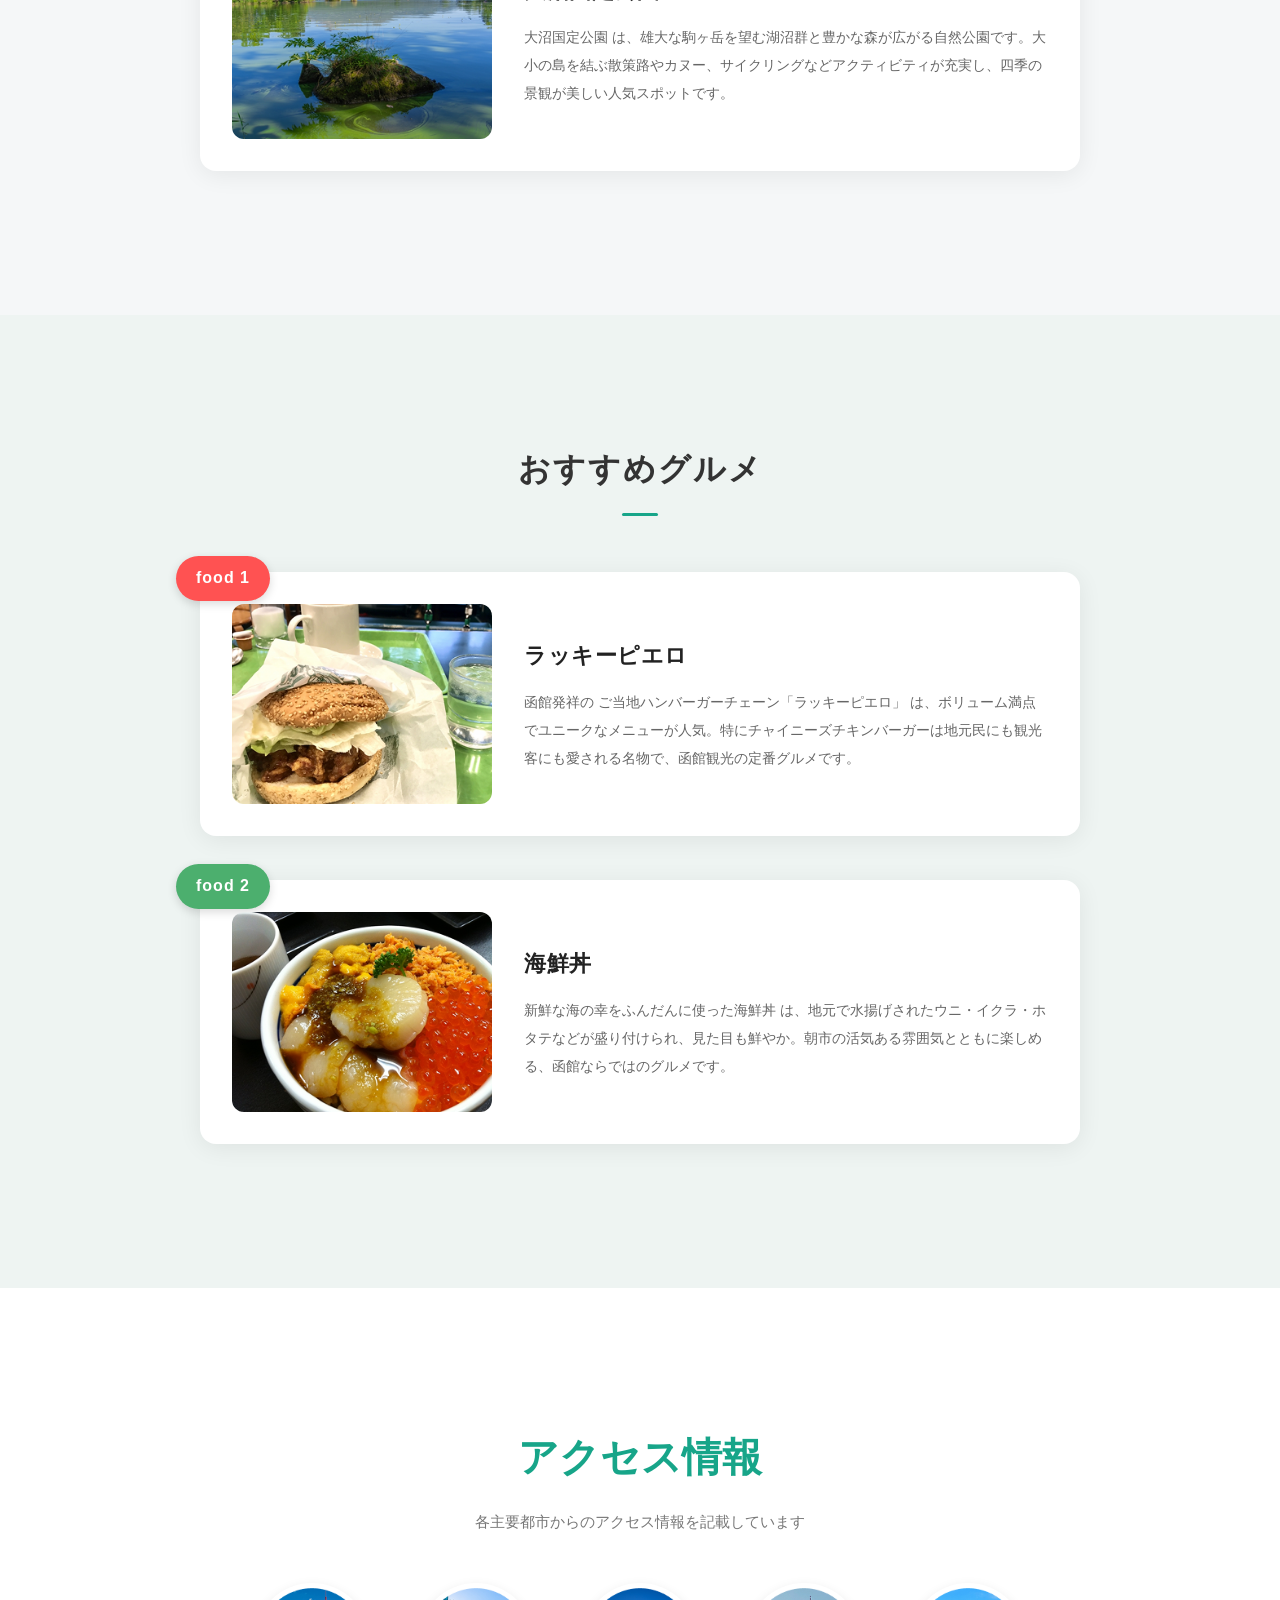
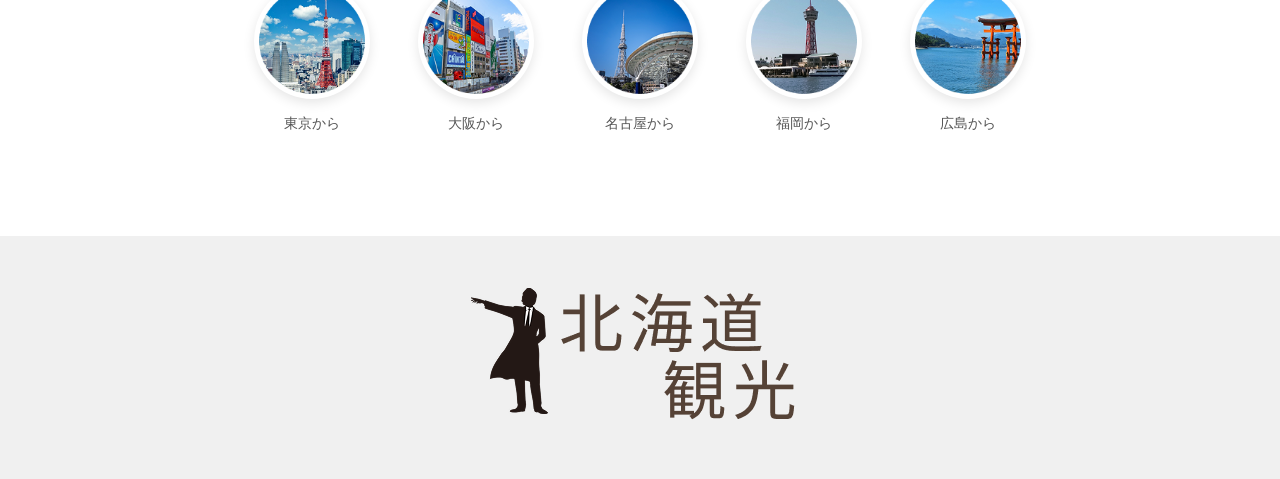
<file: web/hakodate.html>
<!DOCTYPE html>
<html lang="ja">

<head>
  <meta charset="UTF-8">
  <meta name="viewport" content="width=device-width, initial-scale=1.0">
  <title>北海道観光</title>
  <link rel="stylesheet" href="style.css">
  <script src="script.js" defer></script>
</head>


<body>

  <header class="hero">  <img src="img/goryokaku.png" class="hero-bg" alt="函館の五稜郭">  <div class="hero-inner">
      <h1 class="hero-title">函館</h1>
      <p class="hero-sub">hakodate</p>

            <div class="hero-gallery">

        <a href="sapporo.html" class="hero-item">
          <img src="img/sapporo.png" alt="札幌">
        </a>

        <a href="doutou.html" class="hero-item ">
          <img src="img/ryuhyo-.png" alt="道東">
        </a>

        <a href="hakodate.html" class="hero-item active">
          <img src="img/goryokaku.png" alt="函館">
        </a>

        <a href="kamikawa.html" class="hero-item">
          <img src="img/aoiike.png" alt="上川">
        </a>

        <a href="douhoku.html" class="hero-item">
          <img src="img/douhoku.png" alt="道北">
        </a>

      </div>

    </div>
  </header>

  <!-- ABOUT -->
  <div class="about">
    <div class="about-text">
      <h2>北海道とは？</h2>
      <h3>大自然、美食、そして非日常体験の宝庫。それが北海道。</h3>
      <p>
        「試される大地」の別名を持つ北海道。冷涼な気候が育む四季折々の絶景（ラベンダー畑、紅葉、流氷）、漁場から直送される極上の海産物、そしてジンギスカンやラーメンなどのソウルフード。観光客を飽きさせない多様な魅力が凝縮されています。日本にいながらにして、まるで異国を旅しているかのような開放感と感動に出会える場所です。
      </p>
      <a  class="btn-red">アクセス情報</a>
    </div>
    <img src="img/HokkaidoLogo.png" class="about-map" alt="北海道マップ">
  </div>

  <!-- AREA TITLE -->
  <section class="area-title">
    <h2>エリア紹介</h2>
    <p>各エリア毎に、おすすめの観光スポットと食事を紹介します</p>
  </section>

  <!-- AREA NAV -->
  <div class="area-nav">
    <a href="sapporo.html" class="area-item">
      <img src="img/sapporo.png" alt="札幌・小樽">
      <span>札幌・小樽</span>
    </a>

    <a href="doutou.html" class="area-item">
      <img src="img/ryuhyo-.png" alt="道東">
      <span>道東</span>
    </a>

    <a href="hakodate.html" class="area-item active">
      <img src="img/goryokaku.png" alt="函館">
      <span>函館</span>
    </a>

    <a href="kamikawa.html" class="area-item">
      <img src="img/aoiike.png" alt="上川">
      <span>上川</span>
    </a>

    <a href="douhoku.html" class="area-item">
      <img src="img/douhoku.png" alt="道北">
      <span>道北</span>
    </a>
  </div>

  <!-- AREA MAIN -->
  <div class="area-main">
    <div class="area-left">
      <h2>函館</h2>
      <p class="area-en">hakodate</p>
      <p>
        函館エリア は、異国情緒あふれる街並みと豊かな自然、そして"世界的に知られる夜景"が魅力の人気観光地です。元町エリアの石畳や教会群、函館山から望む
        きらめく夜景、活気あふれる朝市など、歴史・文化・食をバランスよく楽しめるのが特徴。 海と坂のまちならではの風景が訪れる人を魅了し、季節ごとに異なる表情を見せる、北海道を代表する港町です。
      </p>
    </div>
    <div class="area-image">
      <img src="img/34264486_s.jpg" alt="函館山">
    </div>
  </div>

  <!-- SPOTS -->
  <section class="spots">
    <h2 class="section-title">観光 spot</h2>

    <div class="spot">
      <div class="spot-badge red">spot 1</div>
      <img src="img/goryokaku.png" alt="五稜郭">
      <div>
        <h3>五稜郭</h3>
        <p>五稜郭 は、星形が特徴の日本初の西洋式城郭で、幕末の「箱館戦争」の舞台となった歴史名所です。現在は公園として開放され、桜の名所としても人気。五稜郭タワーからは星形の美しい全景を眺められます。</p>
      </div>
    </div>

    <div class="spot">
      <div class="spot-badge green">spot 2</div>
      <img src="img/Oonuma.png" alt="大沼国定公園">
      <div>
        <h3>大沼国定公園</h3>
        <p>大沼国定公園 は、雄大な駒ヶ岳を望む湖沼群と豊かな森が広がる自然公園です。大小の島を結ぶ散策路やカヌー、サイクリングなどアクティビティが充実し、四季の景観が美しい人気スポットです。</p>
      </div>
    </div>
  </section>

  <!-- GOURMET -->
  <section class="gourmet">
    <h2 class="section-title">おすすめグルメ</h2>

    <!-- food 1 -->
    <div class="food">

      <div class="food-badge red">food 1</div>

      <img src="img/burger.png" alt="ラッキーピエロのハンバーガー">

      <div>

        <h3>ラッキーピエロ</h3>

        <p>
          函館発祥の ご当地ハンバーガーチェーン「ラッキーピエロ」 は、ボリューム満点でユニークなメニューが人気。特にチャイニーズチキンバーガーは地元民にも観光客にも愛される名物で、函館観光の定番グルメです。
        </p>

      </div>

    </div>


    <!-- food 2 -->
    <div class="food">

      <div class="food-badge green">food 2</div>

      <img src="img/kaisen.png" alt="海鮮丼">

      <div>

        <h3>海鮮丼</h3>

        <p>
          新鮮な海の幸をふんだんに使った海鮮丼 は、地元で水揚げされたウニ・イクラ・ホタテなどが盛り付けられ、見た目も鮮やか。朝市の活気ある雰囲気とともに楽しめる、函館ならではのグルメです。
        </p>

      </div>

    </div>

  </section>


  <!-- ACCESS -->
  <section class="access">
    <h2>アクセス情報</h2>
    <p>各主要都市からのアクセス情報を記載しています</p>
    <div class="access-cities">
      <div><img src="img/tokyo.png" alt="東京"><span>東京から</span></div>
      <div><img src="img/Osaka.png" alt="大阪"><span>大阪から</span></div>
      <div><img src="img/Nagoya.png" alt="名古屋"><span>名古屋から</span></div>
      <div><img src="img/Hukuoka.png" alt="福岡"><span>福岡から</span></div>
      <div><img src="img/Hiroshima.png" alt="広島"><span>広島から</span></div>
    </div>
  </section>

  <footer class="footer">
    <img src="img/Kankou.png" alt="北海道観光ロゴ">
  </footer>
</body>

</html>
</file>
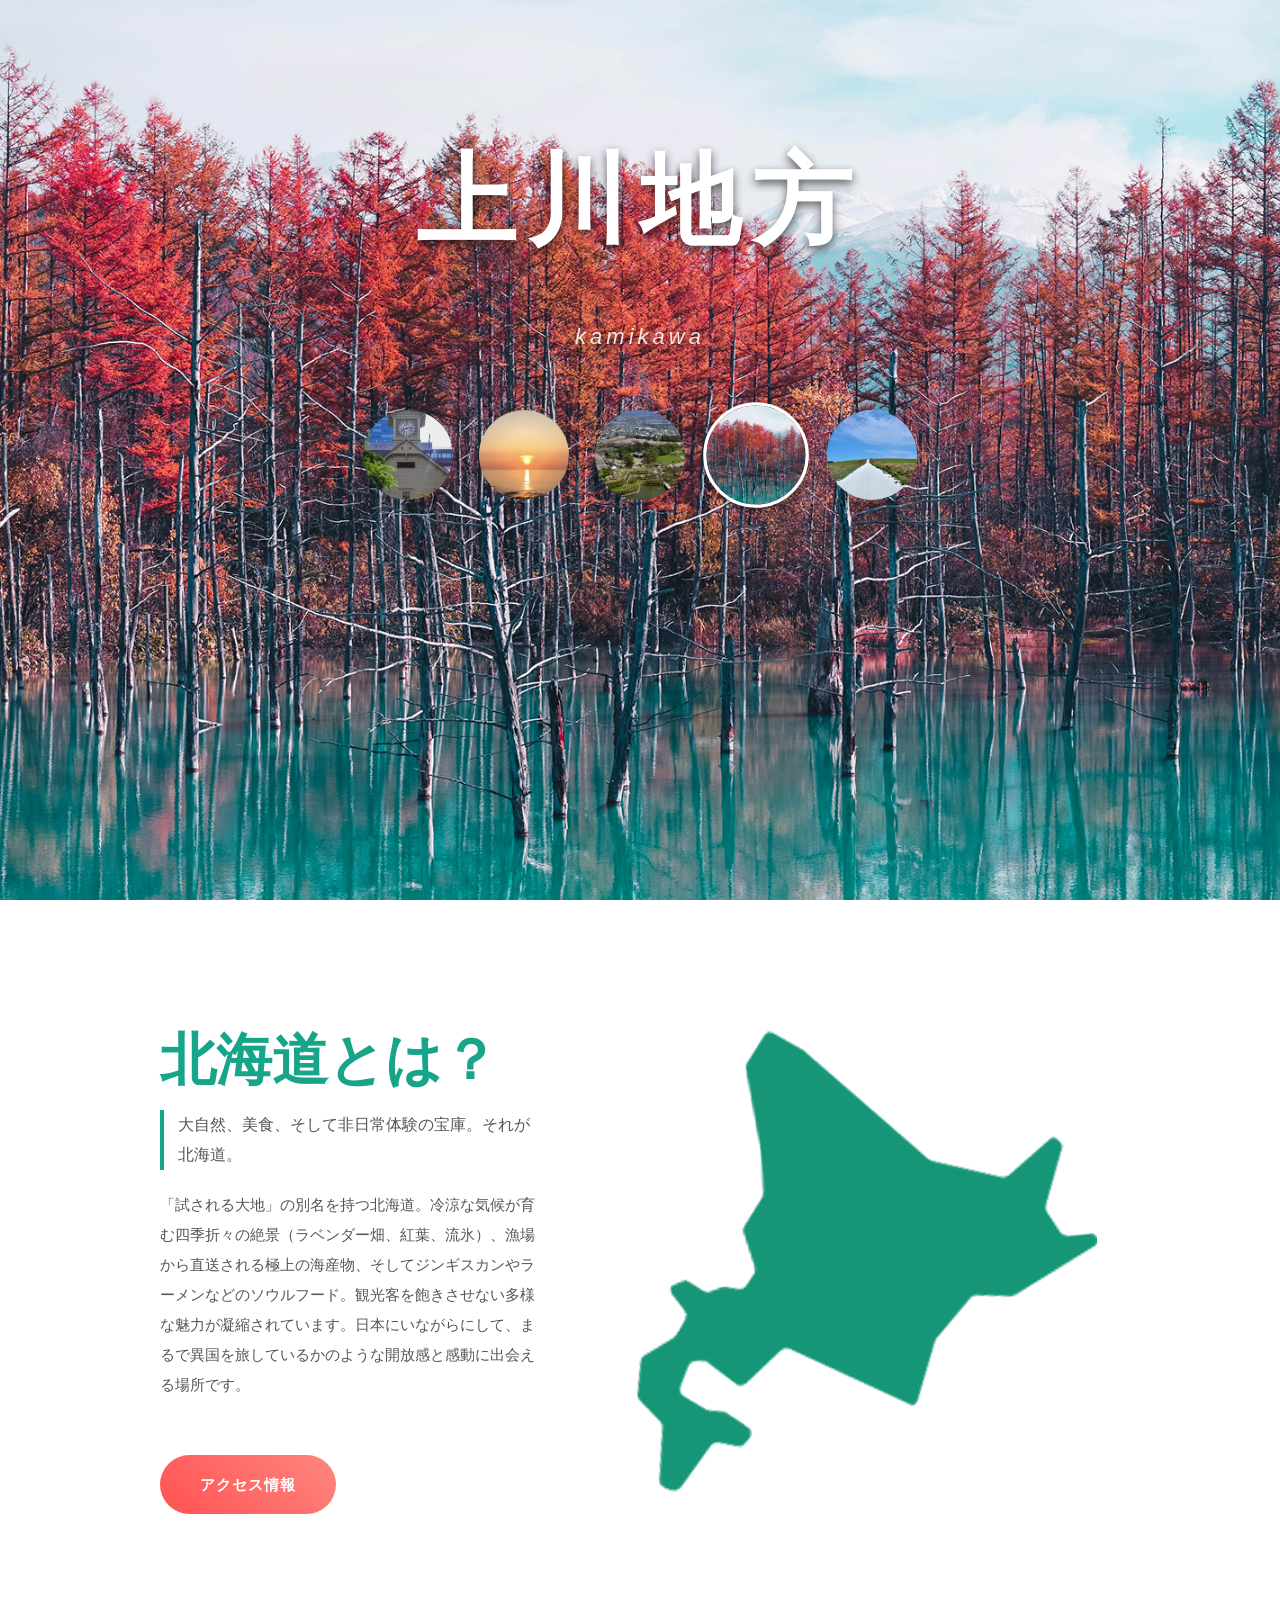
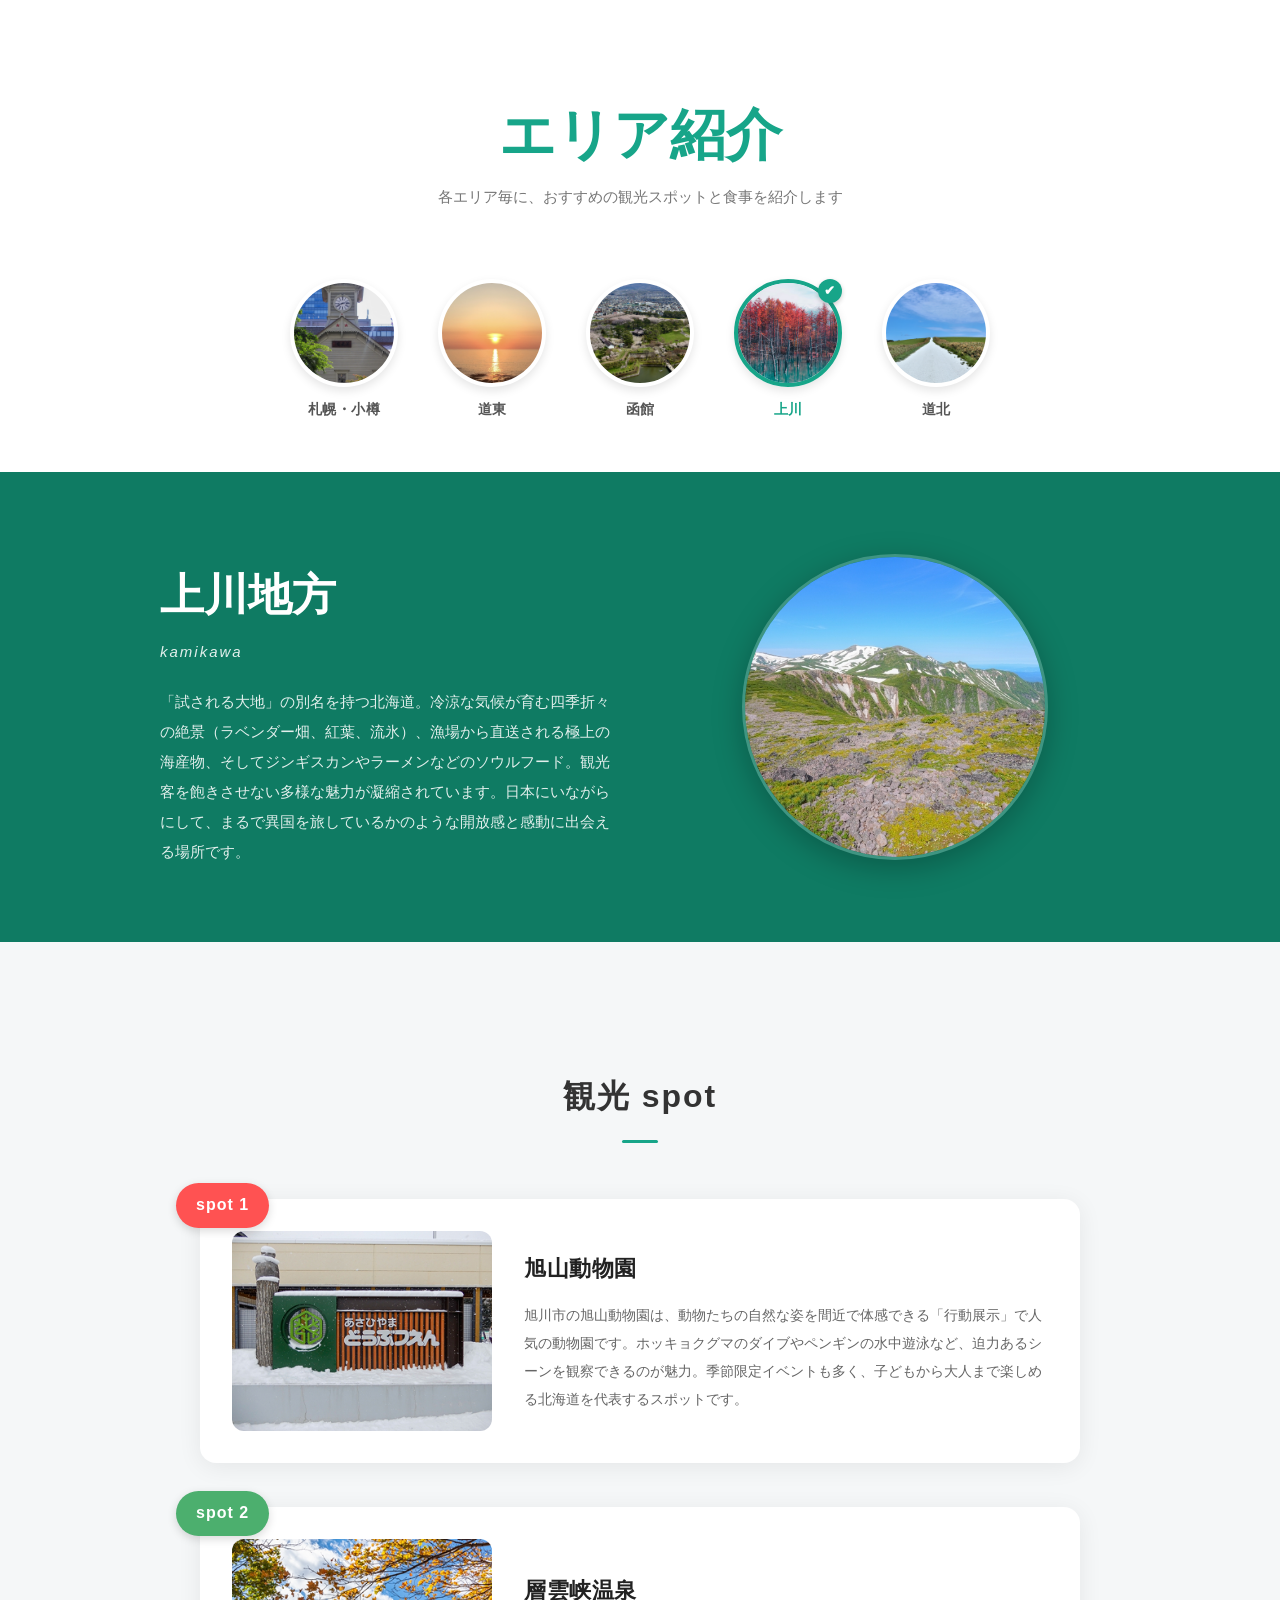
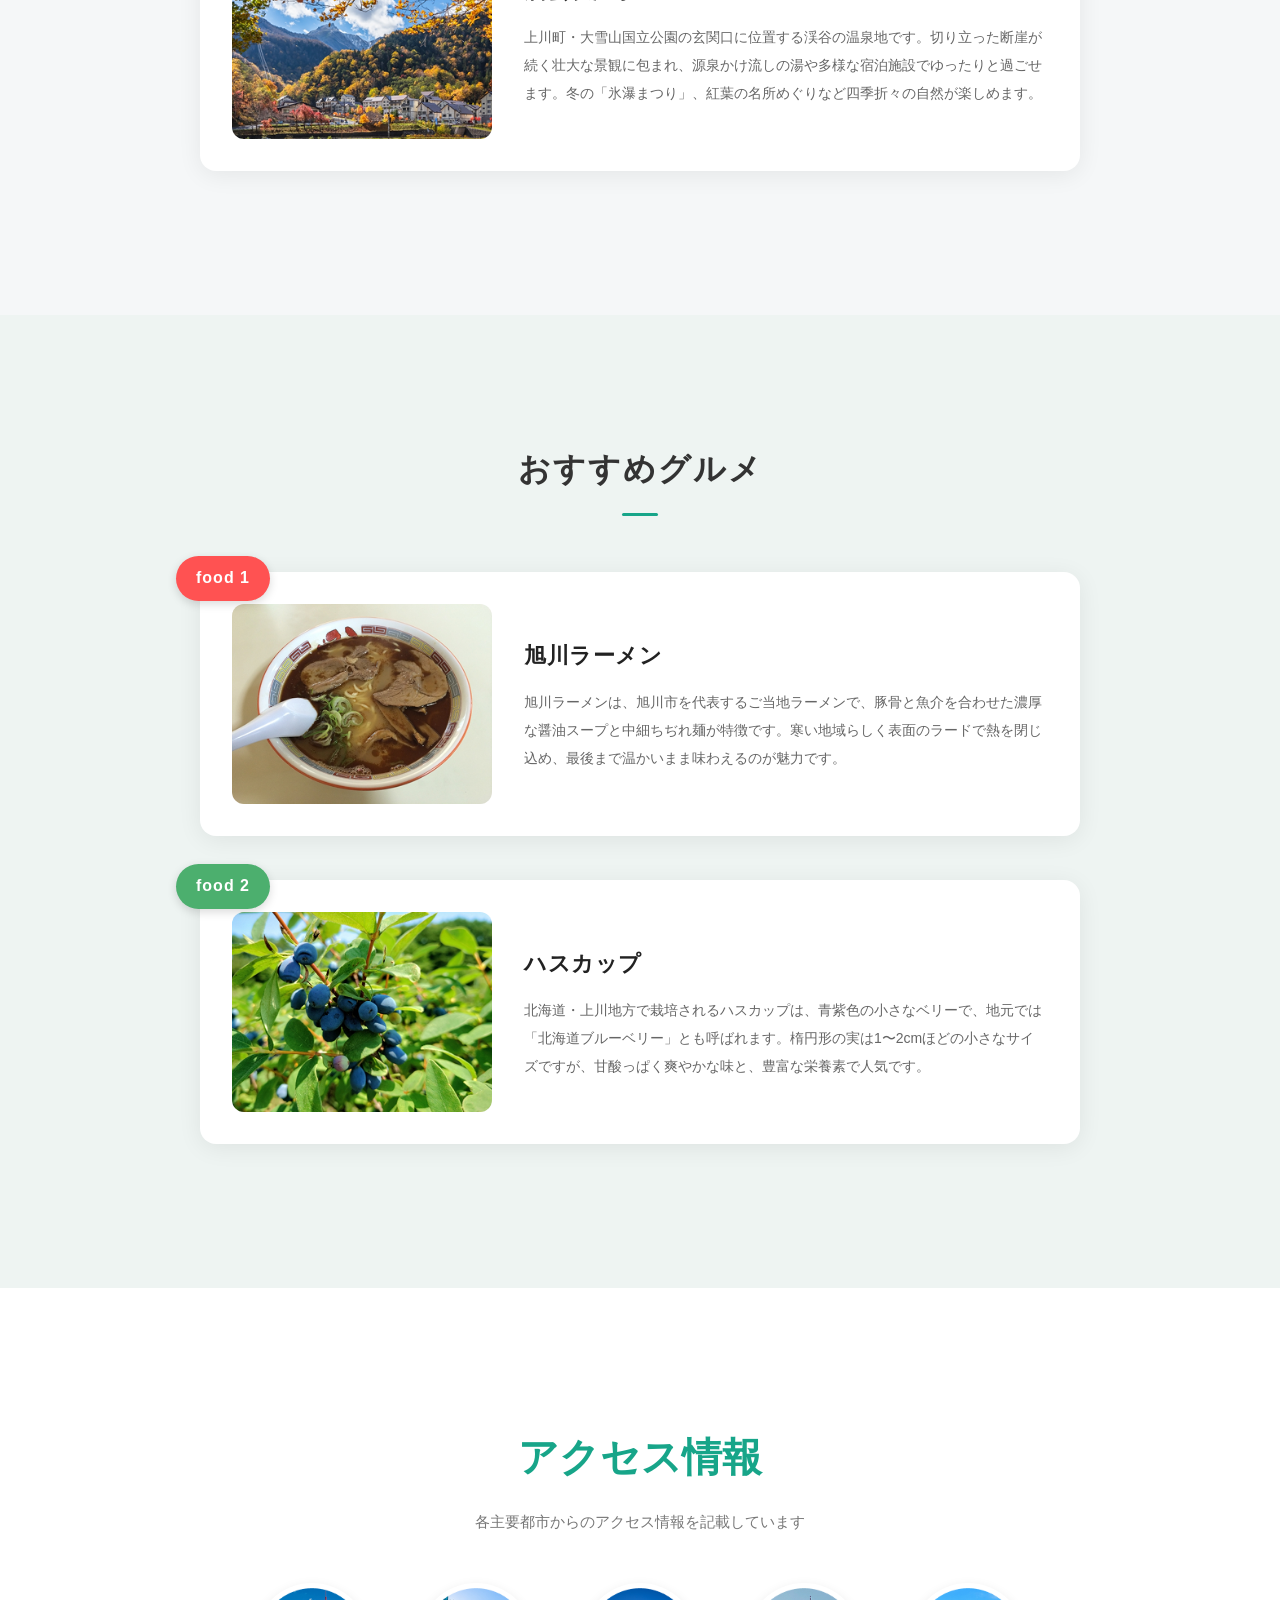
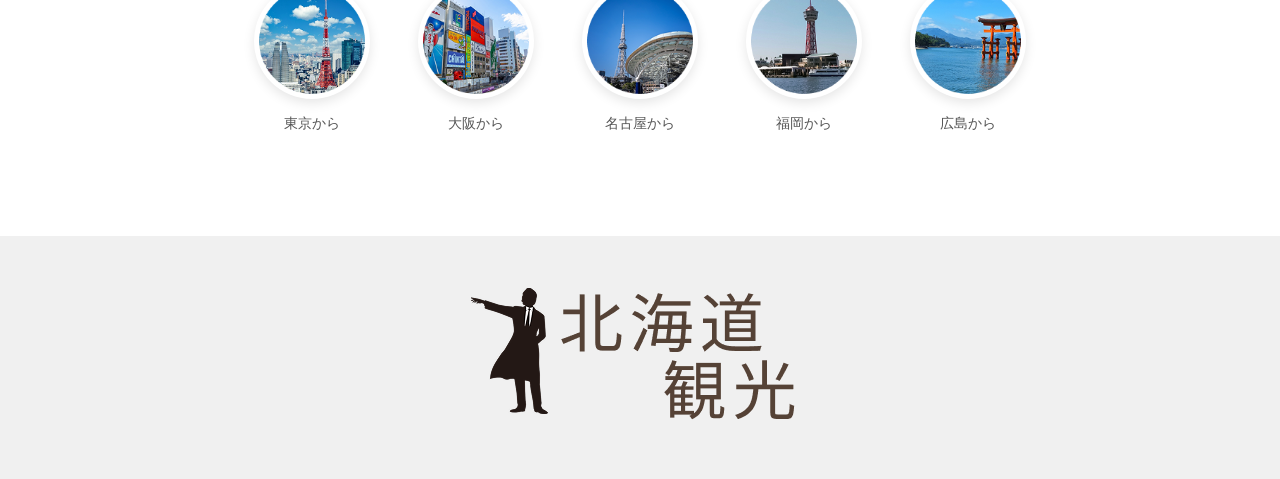
<file: web/kamikawa.html>
<!DOCTYPE html>
<html lang="ja">

<head>
  <meta charset="UTF-8">
  <meta name="viewport" content="width=device-width, initial-scale=1.0">
  <title>北海道観光</title>
  <link rel="stylesheet" href="style.css">
  <script src="script.js" defer></script>
</head>


<body>

  <header class="hero"> <img src="img/aoiike.png" class="hero-bg" alt="上川地方の青い池">
    <div class="hero-inner">
      <h1 class="hero-title">上川地方</h1>
      <p class="hero-sub">kamikawa</p>

      <div class="hero-gallery">

        <a href="sapporo.html" class="hero-item ">
          <img src="img/sapporo.png" alt="札幌">
        </a>

        <a href="doutou.html" class="hero-item ">
          <img src="img/ryuhyo-.png" alt="道東">
        </a>

        <a href="hakodate.html" class="hero-item">
          <img src="img/goryokaku.png" alt="函館">
        </a>

        <a href="kamikawa.html" class="hero-item active">
          <img src="img/aoiike.png" alt="上川">
        </a>

        <a href="douhoku.html" class="hero-item">
          <img src="img/douhoku.png" alt="道東">
        </a>

      </div>

    </div>
  </header>

  <!-- ABOUT -->
  <div class="about">
    <div class="about-text">
      <h2>北海道とは？</h2>
      <h3>大自然、美食、そして非日常体験の宝庫。それが北海道。</h3>
      <p>
        「試される大地」の別名を持つ北海道。冷涼な気候が育む四季折々の絶景（ラベンダー畑、紅葉、流氷）、漁場から直送される極上の海産物、そしてジンギスカンやラーメンなどのソウルフード。観光客を飽きさせない多様な魅力が凝縮されています。日本にいながらにして、まるで異国を旅しているかのような開放感と感動に出会える場所です。
      </p>
      <a  class="btn-red">アクセス情報</a>
    </div>
    <img src="img/HokkaidoLogo.png" class="about-map" alt="北海道マップ">
  </div>

  <!-- AREA TITLE -->
  <div class="area-title">
    <h2>エリア紹介</h2>
    <p>各エリア毎に、おすすめの観光スポットと食事を紹介します</p>
  </div>

  <!-- AREA NAV -->
  <div class="area-nav">
    <a href="sapporo.html" class="area-item ">
      <img src="img/sapporo.png" alt="札幌・小樽">
      <span>札幌・小樽</span>
    </a>

    <a href="doutou.html" class="area-item ">
      <img src="img/ryuhyo-.png" alt="道東">
      <span>道東</span>
    </a>

    <a href="hakodate.html" class="area-item">
      <img src="img/goryokaku.png" alt="函館">
      <span>函館</span>
    </a>

    <a href="kamikawa.html" class="area-item active">
      <img src="img/aoiike.png" alt="上川">
      <span>上川</span>
    </a>

    <a href="douhoku.html" class="area-item">
      <img src="img/douhoku.png" alt="道北">
      <span>道北</span>
    </a>
  </div>

  <!-- AREA MAIN -->
  <div class="area-main">
    <div class="area-left">
      <h2>上川地方</h2>
      <p class="area-en">kamikawa</p>
      <p>
        「試される大地」の別名を持つ北海道。冷涼な気候が育む四季折々の絶景（ラベンダー畑、紅葉、流氷）、漁場から直送される極上の海産物、そしてジンギスカンやラーメンなどのソウルフード。観光客を飽きさせない多様な魅力が凝縮されています。日本にいながらにして、まるで異国を旅しているかのような開放感と感動に出会える場所です。
      </p>
    </div>
    <div class="area-image">
      <img src="img/29008728_s.jpg" alt="黒岳">
    </div>
  </div>

  <!-- SPOTS -->
  <div class="spots">
    <h2 class="section-title">観光 spot</h2>

    <div class="spot">
      <div class="spot-badge red">spot 1</div>
      <img src="img/asahiyama.png" alt="旭山動物園">
      <div>
        <h3>旭山動物園</h3>
        <p>
          旭川市の旭山動物園は、動物たちの自然な姿を間近で体感できる「行動展示」で人気の動物園です。ホッキョクグマのダイブやペンギンの水中遊泳など、迫力あるシーンを観察できるのが魅力。季節限定イベントも多く、子どもから大人まで楽しめる北海道を代表するスポットです。
        </p>
      </div>
    </div>

    <div class="spot">
      <div class="spot-badge green">spot 2</div>
      <img src="img/souunnkiyyo.png" alt="層雲峡温泉">
      <div>
        <h3>層雲峡温泉</h3>
        <p>
          上川町・大雪山国立公園の玄関口に位置する渓谷の温泉地です。切り立った断崖が続く壮大な景観に包まれ、源泉かけ流しの湯や多様な宿泊施設でゆったりと過ごせます。冬の「氷瀑まつり」、紅葉の名所めぐりなど四季折々の自然が楽しめます。
        </p>
      </div>
    </div>
  </div>

  <!-- GOURMET -->
  <section class="gourmet">
    <h2 class="section-title">おすすめグルメ</h2>

    <!-- food 1 -->
    <div class="food">

      <div class="food-badge red">food 1</div>

      <img src="img/AsahikawaRamen.png" alt="旭川ラーメン">

      <div>

        <h3>旭川ラーメン</h3>

        <p>
          旭川ラーメンは、旭川市を代表するご当地ラーメンで、豚骨と魚介を合わせた濃厚な醤油スープと中細ちぢれ麺が特徴です。寒い地域らしく表面のラードで熱を閉じ込め、最後まで温かいまま味わえるのが魅力です。
        </p>

      </div>

    </div>


    <!-- food 2 -->
    <div class="food">

      <div class="food-badge green">food 2</div>

      <img src="img/hsp.png" alt="ハスカップ">

      <div>

        <h3>ハスカップ</h3>

        <p>
          北海道・上川地方で栽培されるハスカップは、青紫色の小さなベリーで、地元では「北海道ブルーベリー」とも呼ばれます。楕円形の実は1〜2cmほどの小さなサイズですが、甘酸っぱく爽やかな味と、豊富な栄養素で人気です。
        </p>

      </div>

    </div>

  </section>


  <!-- ACCESS -->
  <section class="access">
    <h2>アクセス情報</h2>
    <p>各主要都市からのアクセス情報を記載しています</p>
    <div class="access-cities">
      <div><img src="img/tokyo.png" alt="東京"><span>東京から</span></div>
      <div><img src="img/Osaka.png" alt="大阪"><span>大阪から</span></div>
      <div><img src="img/Nagoya.png" alt="名古屋"><span>名古屋から</span></div>
      <div><img src="img/Hukuoka.png" alt="福岡"><span>福岡から</span></div>
      <div><img src="img/Hiroshima.png" alt="広島"><span>広島から</span></div>
    </div>
  </section>

  <footer class="footer">
    <img src="img/Kankou.png" alt="北海道観光ロゴ">
  </footer>
</body>

</html>
</file>
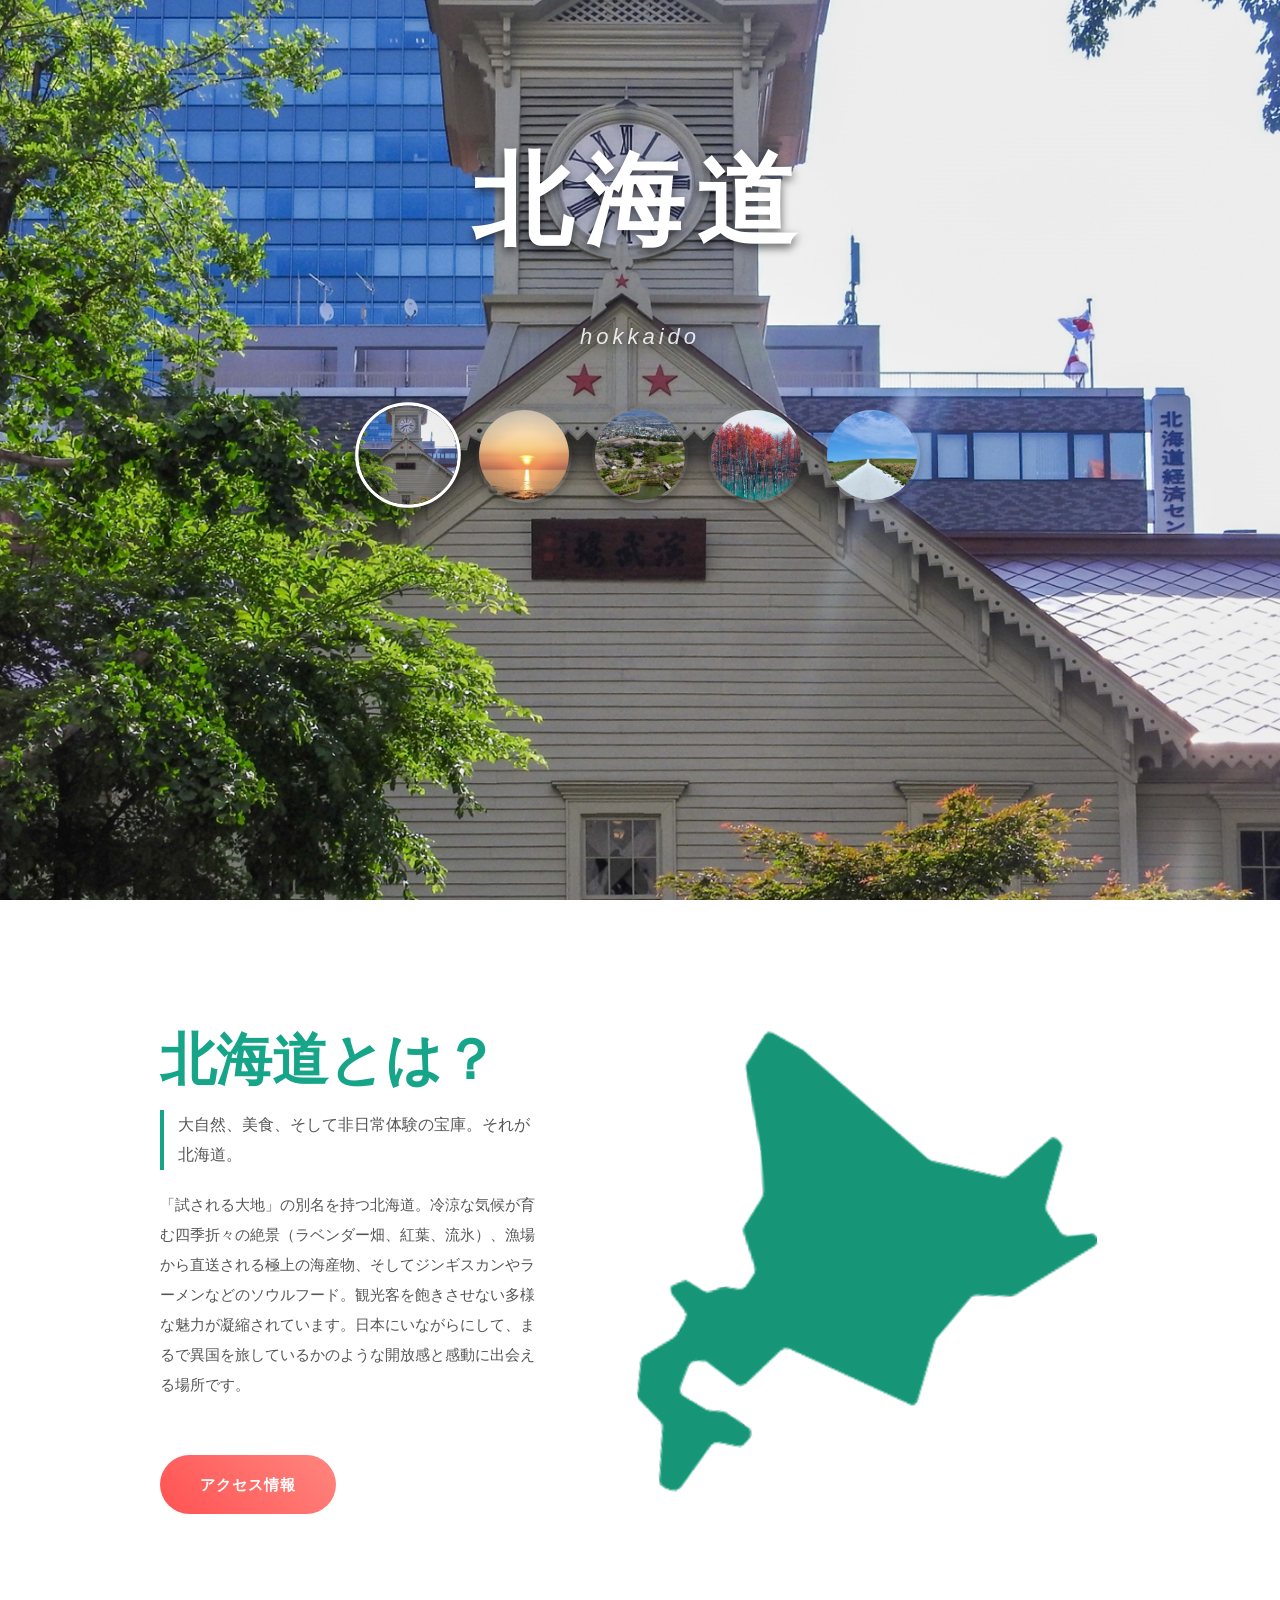
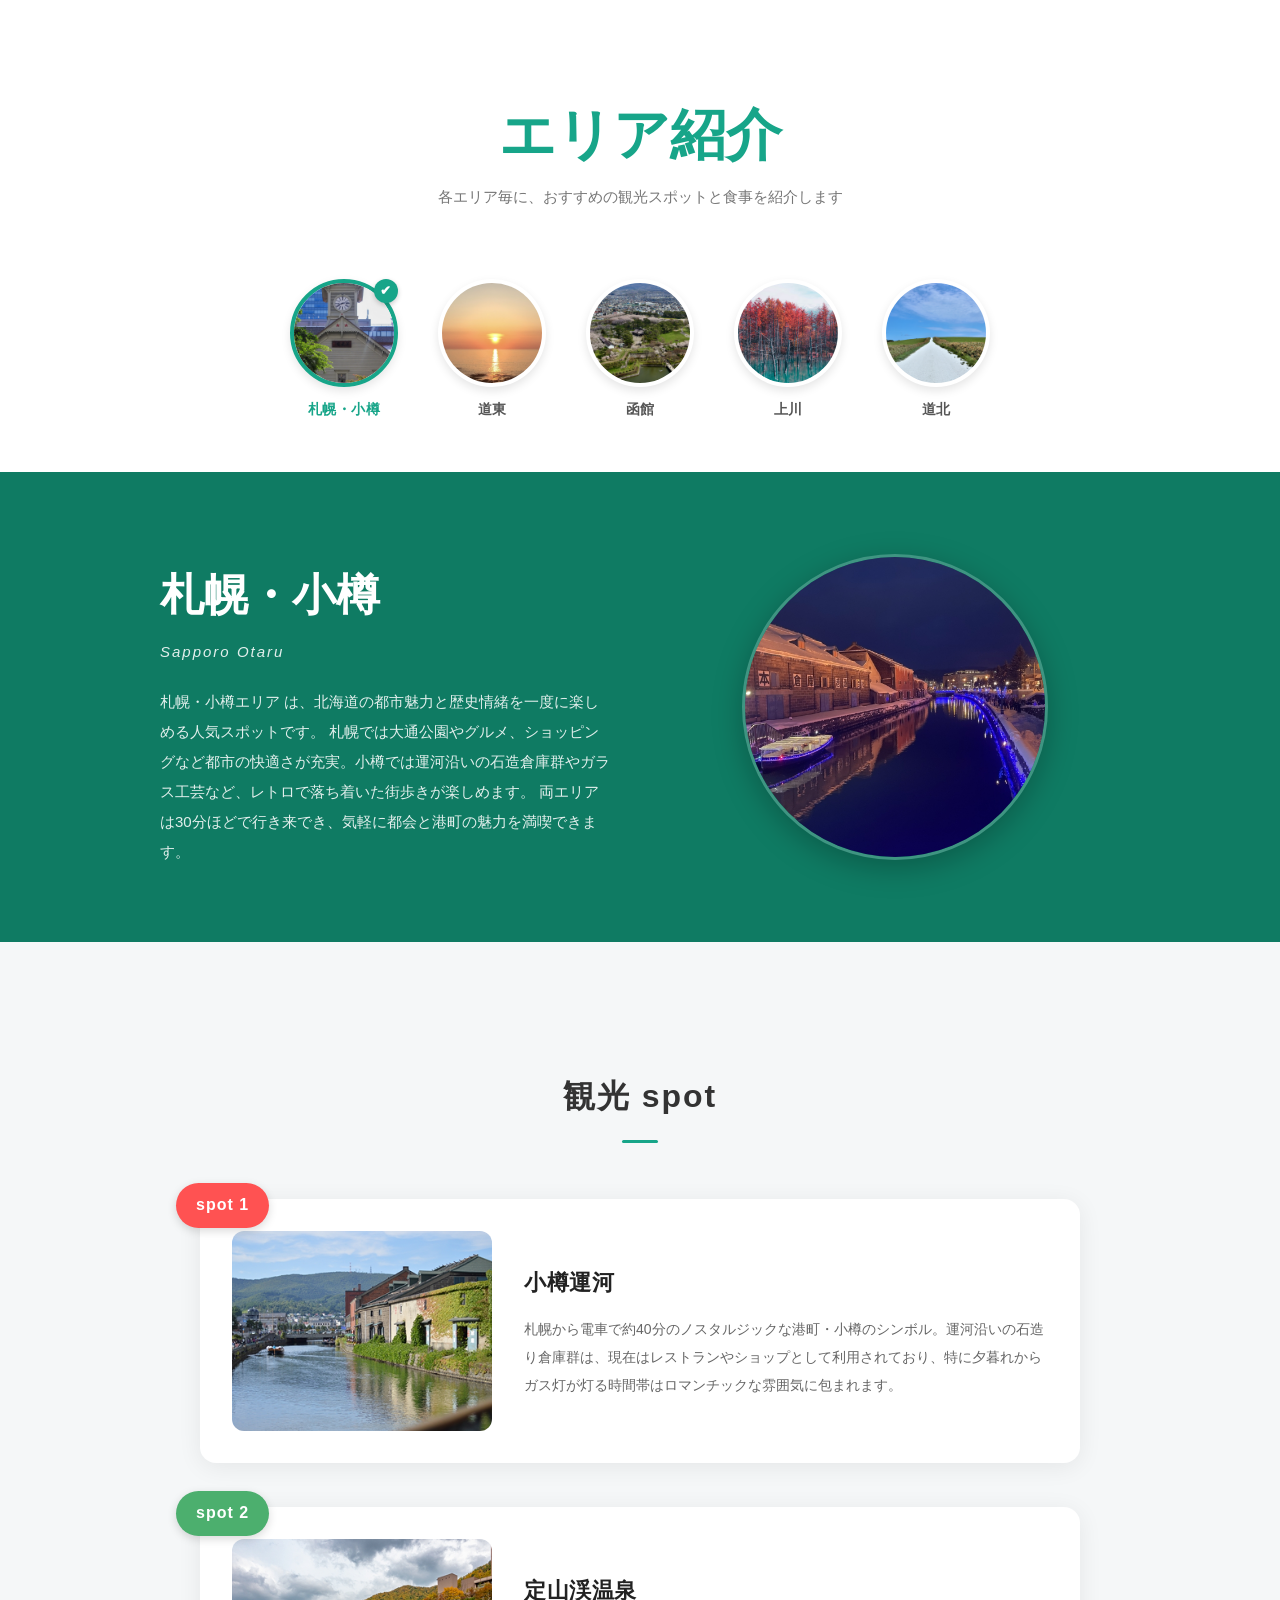
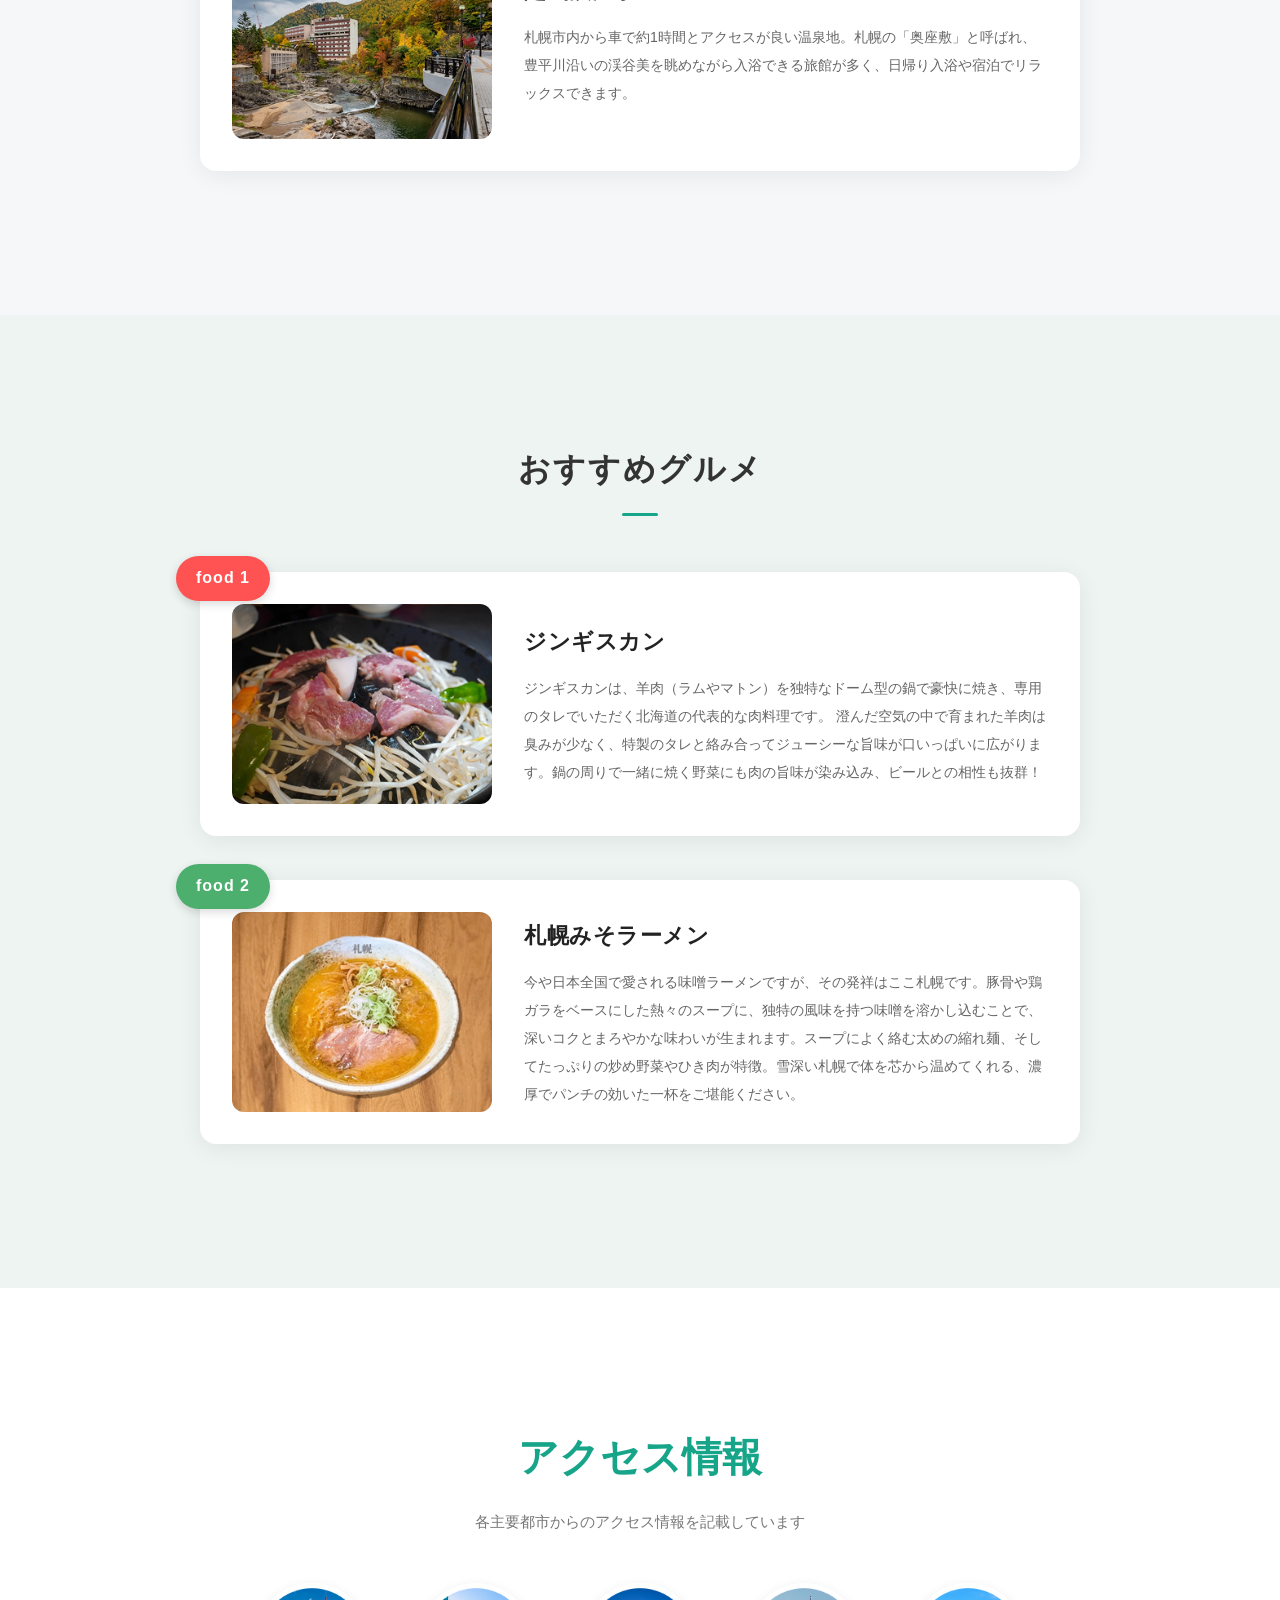
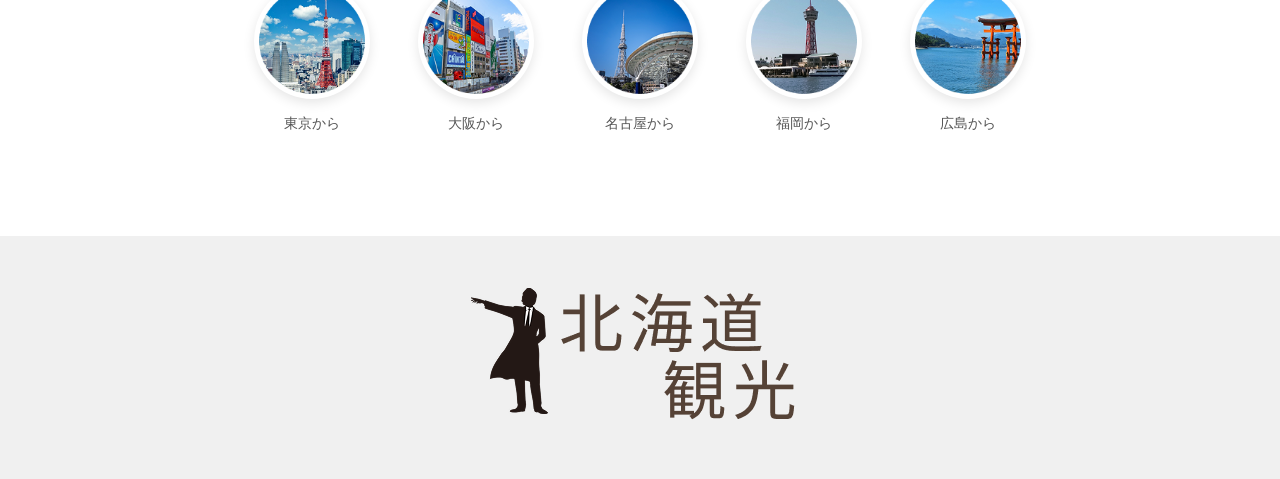
<file: web/sapporo.html>
<!DOCTYPE html>
<html lang="ja">

<head>
  <meta charset="UTF-8">
  <meta name="viewport" content="width=device-width, initial-scale=1.0">
  <title>北海道観光</title>
  <link rel="stylesheet" href="style.css">
  <script src="script.js" defer></script>
</head>


<body>

  <header class="hero"> <img src="img/sapporo.png" class="hero-bg" alt="札幌">
    <div class="hero-inner">
      <h1 class="hero-title">北海道</h1>
      <p class="hero-sub">hokkaido</p>

      <div class="hero-gallery">

        <a href="sapporo.html" class="hero-item active">
          <img src="img/sapporo.png" alt="札幌">
        </a>

        <a href="doutou.html" class="hero-item ">
          <img src="img/ryuhyo-.png" alt="道東">
        </a>

        <a href="hakodate.html" class="hero-item">
          <img src="img/goryokaku.png" alt="函館">
        </a>

        <a href="kamikawa.html" class="hero-item">
          <img src="img/aoiike.png" alt="上川">
        </a>

        <a href="douhoku.html" class="hero-item">
          <img src="img/douhoku.png" alt="道東">
        </a>

      </div>

    </div>
  </header>

  <!-- ABOUT -->
  <div class="about">
    <div class="about-text">
      <h2>北海道とは？</h2>
      <h3>大自然、美食、そして非日常体験の宝庫。それが北海道。</h3>
      <p>
        「試される大地」の別名を持つ北海道。冷涼な気候が育む四季折々の絶景（ラベンダー畑、紅葉、流氷）、漁場から直送される極上の海産物、そしてジンギスカンやラーメンなどのソウルフード。観光客を飽きさせない多様な魅力が凝縮されています。日本にいながらにして、まるで異国を旅しているかのような開放感と感動に出会える場所です。
      </p>
      <a id="access-info" class="btn-red">アクセス情報</a>
    </div>
    <img src="img/HokkaidoLogo.png" class="about-map" alt="北海道">
  </div>

  <!-- AREA TITLE -->
  <div class="area-title">
    <h2>エリア紹介</h2>
    <p>各エリア毎に、おすすめの観光スポットと食事を紹介します</p>
  </div>

  <!-- AREA NAV -->
  <div class="area-nav">
    <a href="sapporo.html" class="area-item active">
      <img src="img/sapporo.png" alt="札幌・小樽">
      <span>札幌・小樽</span>
    </a>

    <a href="doutou.html" class="area-item ">
      <img src="img/ryuhyo-.png" alt="道東">
      <span>道東</span>
    </a>

    <a href="hakodate.html" class="area-item">
      <img src="img/goryokaku.png" alt="函館">
      <span>函館</span>
    </a>

    <a href="kamikawa.html" class="area-item ">
      <img src="img/aoiike.png" alt="上川">
      <span>上川</span>
    </a>

    <a href="douhoku.html" class="area-item">
      <img src="img/douhoku.png" alt="道北">
      <span>道北</span>
    </a>
  </div>


  <!-- AREA MAIN -->
  <div class="area-main">
    <div class="area-left">
      <h2>札幌・小樽</h2>
      <p class="area-en">Sapporo Otaru</p>
      <p>
        札幌・小樽エリア は、北海道の都市魅力と歴史情緒を一度に楽しめる人気スポットです。
        札幌では大通公園やグルメ、ショッピングなど都市の快適さが充実。小樽では運河沿いの石造倉庫群やガラス工芸など、レトロで落ち着いた街歩きが楽しめます。 両エリアは30分ほどで行き来でき、気軽に都会と港町の魅力を満喫できます。
      </p>
    </div>
    <div class="area-image">
      <img src="img/34224866_s.jpg" alt="小樽">
    </div>
  </div>

  <!-- SPOTS -->
  <section class="spots">
    <h2 class="section-title">観光 spot</h2>

    <div class="spot">
      <div class="spot-badge red">spot 1</div>
      <img src="img/otaru.png" alt="小樽">
      <div>
        <h3>小樽運河</h3>
        <p>札幌から電車で約40分のノスタルジックな港町・小樽のシンボル。運河沿いの石造り倉庫群は、現在はレストランやショップとして利用されており、特に夕暮れからガス灯が灯る時間帯はロマンチックな雰囲気に包まれます。</p>
      </div>
    </div>

    <div class="spot">
      <div class="spot-badge green">spot 2</div>
      <img src="img/zyozankei.png" alt="定山渓">
      <div>
        <h3>定山渓温泉</h3>
        <p>札幌市内から車で約1時間とアクセスが良い温泉地。札幌の「奥座敷」と呼ばれ、豊平川沿いの渓谷美を眺めながら入浴できる旅館が多く、日帰り入浴や宿泊でリラックスできます。</p>
      </div>
    </div>
  </section>

  <!-- GOURMET -->
  <section class="gourmet">
    <h2 class="section-title">おすすめグルメ</h2>

    <div class="food">
      <div class="food-badge red">food 1</div>
      <img src="img/zingisu.png" alt="ジンギスカン">
      <div>
        <h3>ジンギスカン</h3>
        <p>ジンギスカンは、羊肉（ラムやマトン）を独特なドーム型の鍋で豪快に焼き、専用のタレでいただく北海道の代表的な肉料理です。
          澄んだ空気の中で育まれた羊肉は臭みが少なく、特製のタレと絡み合ってジューシーな旨味が口いっぱいに広がります。鍋の周りで一緒に焼く野菜にも肉の旨味が染み込み、ビールとの相性も抜群！</p>
      </div>
    </div>

    <div class="food">
      <div class="food-badge green">food 2</div>
      <img src="img/SapporoMiso.png" alt="札幌味噌ラーメン">
      <div>
        <h3>札幌みそラーメン</h3>
        <p>
          今や日本全国で愛される味噌ラーメンですが、その発祥はここ札幌です。豚骨や鶏ガラをベースにした熱々のスープに、独特の風味を持つ味噌を溶かし込むことで、深いコクとまろやかな味わいが生まれます。スープによく絡む太めの縮れ麺、そしてたっぷりの炒め野菜やひき肉が特徴。雪深い札幌で体を芯から温めてくれる、濃厚でパンチの効いた一杯をご堪能ください。
        </p>
      </div>
    </div>
  </section>

  <!-- ACCESS -->
  <section class="access">
    <h2>アクセス情報</h2>
    <p>各主要都市からのアクセス情報を記載しています</p>
    <div class="access-cities" id="access">
      <div><img src="img/tokyo.png" alt="東京"><span>東京から</span></div>
      <div><img src="img/Osaka.png" alt="大阪"><span>大阪から</span></div>
      <div><img src="img/Nagoya.png" alt="名古屋"><span>名古屋から</span></div>
      <div><img src="img/Hukuoka.png" alt="福岡"><span>福岡から</span></div>
      <div><img src="img/Hiroshima.png" alt="広島"><span>広島から</span></div>
    </div>
  </section>

  <footer class="footer">
    <img src="img/Kankou.png" alt="観光">
  </footer>
</body>

</html>
</file>
<file: style.css>
/* ============================================================
   基本設定
   ============================================================ */
body {
  margin: 0;
  font-family: "Hiragino Kaku Gothic ProN", "Hiragino Sans", sans-serif;
  color: #333;
  line-height: 1.8;
}

/* ============================================================
   HERO
   ============================================================ */
.hero {
  position: relative;
  height: 900px;
  overflow: hidden;
}

.hero-bg {
  width: 100%;
  height: 100%;
  object-fit: cover;
}

.hero-inner {
  position: absolute;
  top: 0;
  right: 0;
  bottom: 0;
  left: 0;
  text-align: center;
  color: #fff;
  text-shadow: 0 4px 10px rgba(0, 0, 0, .6);
}

.hero-logo {
  position: absolute;
  top: 30px;
  right: 40px;
  width: 110px;
}

.hero-title {
  margin-top: 150px;
  font-size: 100px;
  letter-spacing: 12px;
  line-height: 1;
}

.hero-sub {
  font-size: 22px;
  font-style: italic;
  margin-bottom: 30px;
  letter-spacing: 4px;
  opacity: 0.85;
}

/* HEROギャラリー（丸い画像の横並び） */
.hero-gallery {
  display: flex;
  justify-content: center;
  gap: 20px;
  margin-top: 50px;
}

.hero-item img {
  width: 90px;
  height: 90px;
  border-radius: 50%;
  object-fit: cover;
  border: 3px solid transparent;
  box-shadow: 0 4px 10px rgba(0, 0, 0, 0.3);
  transition: 0.3s;
  
}

.hero-item.active img,
.hero-item:hover img {
  border-color: #ffffff;
  transform: scale(1.1);
}

/* ============================================================
   ABOUT
   ============================================================ */
.about {
  display: flex;
  justify-content: space-between;
  align-items: center;
  padding: 80px 160px;
  gap: 60px;
}

.about-text h2 {
  color: #17a589;
  font-size: 56px;
  line-height: 1.2;
  margin-bottom: 16px;
}

.about-text h3 {
  margin: 16px 0 20px;
  font-size: 16px;
  font-weight: normal;
  color: #555;
  line-height: 1.9;
  border-left: 4px solid #17a589;
  padding-left: 14px;
}

.about-text p {
  font-size: 15px;
  line-height: 2;
  color: #555;
  max-width: 520px;
}

.about-map {
  width: 520px;
  flex-shrink: 0;
}

.btn-red {
  display: inline-block;
  margin-top: 40px;
  background: linear-gradient(45deg, #ff5252, #ff867f);
  color: white;
  padding: 16px 40px;
  border-radius: 50px;
  text-decoration: none;
  font-weight: bold;
  font-size: 15px;
  letter-spacing: 1px;
  transition: 0.3s;
}

.btn-red:hover {
  transform: scale(1.05);
  box-shadow: 0 8px 20px rgba(0, 0, 0, 0.2);
}

/* ============================================================
   AREA TITLE
   ============================================================ */
.area-title {
  text-align: center;
  padding: 60px 0 24px;
}

.area-title h2 {
  font-size: 56px;
  color: #17a589;
  margin-bottom: 12px;
  line-height: 1.2;
}

.area-title p {
  font-size: 15px;
  color: #777;
}

/* ============================================================
   AREA NAV
   ============================================================ */
.area-nav {
  display: flex;
  justify-content: center;
  gap: 40px;
  padding: 30px 0 50px;
}

.area-item {
  display: flex;
  flex-direction: column;
  align-items: center;
  text-decoration: none;
  color: #555;
  font-weight: bold;
  font-size: 14px;
  letter-spacing: 0.5px;
  cursor: pointer;
  position: relative;
  transition: all 0.3s ease;
}

.area-item img {
  width: 100px;
  height: 100px;
  border-radius: 50%;
  object-fit: cover;
  margin-bottom: 10px;
  box-shadow: 0 4px 10px rgba(0, 0, 0, 0.1);
  border: 4px solid transparent;
  transition: all 0.3s ease;
}

.area-item:hover img {
  transform: scale(1.08);
  box-shadow: 0 8px 16px rgba(0, 0, 0, 0.15);
}

.area-item.active {
  color: #17a589;
}

.area-item.active img {
  border-color: #17a589;
}

.area-item.active::after {
  content: "✔";
  position: absolute;
  top: 0;
  right: 0;
  background: #17a589;
  color: white;
  width: 24px;
  height: 24px;
  border-radius: 50%;
  display: flex;
  align-items: center;
  justify-content: center;
  font-size: 13px;
  box-shadow: 0 2px 5px rgba(0, 0, 0, 0.2);
}

/* ============================================================
   AREA MAIN
   ============================================================ */
.area-main {
  background: #0f7b63;
  color: #fff;
  display: flex;
  align-items: center;
  padding: 60px 160px;
  gap: 60px;
}

.area-left {
  width: 50%;
}

.area-left h2 {
  font-size: 44px;
  line-height: 1.2;
  margin-bottom: 8px;
}

.area-en {
  font-style: italic;
  font-size: 17px;
  color: rgba(255, 255, 255, 0.65);
  margin-bottom: 20px;
  letter-spacing: 2px;
}

.area-left p {
  font-size: 15px;
  line-height: 2;
  color: rgba(255, 255, 255, 0.88);
}

.area-image {
  width: 50%;
  display: flex;
  justify-content: center;
}

.area-image img {
  width: 300px;
  height: 300px;
  border-radius: 50%;
  object-fit: cover;
  box-shadow: 0 8px 30px rgba(0, 0, 0, 0.25);
  border: 3px solid rgba(255, 255, 255, 0.2);
}

/* ============================================================
   SPOTS & GOURMET
   ============================================================ */
.section-title {
  text-align: center;
  font-size: 32px;
  margin-bottom: 56px;
  color: #333;
  letter-spacing: 2px;
  position: relative;
}

.section-title::after {
  content: '';
  display: block;
  width: 36px;
  height: 3px;
  background: #17a589;
  margin: 14px auto 0;
  border-radius: 2px;
}

.spots,
.gourmet {
  background: #f5f7f8;
  padding: 100px 200px;
}

.gourmet {
  background: #eef4f2;
}

.spot,
.food {
  position: relative;
  background: #ffffff;
  padding: 32px;
  border-radius: 16px;
  box-shadow: 0 4px 24px rgba(0, 0, 0, 0.07);
  display: flex;
  align-items: center;
  gap: 32px;
  margin-bottom: 44px;
  opacity: 0;
  transform: translateY(30px);
  transition: opacity 0.7s ease, transform 0.7s ease, box-shadow 0.3s, background 0.3s;
}

.spot.visible,
.food.visible {
  opacity: 1;
  transform: translateY(0);
}

.spot.visible:hover,
.food.visible:hover {
  box-shadow: 0 8px 32px rgba(0, 0, 0, 0.12);
  transform: translateY(-3px);
}

@keyframes fadeUp {
  to {
    opacity: 1;
    transform: translateY(0);
  }
}

.spot img,
.food img {
  width: 260px;
  height: 200px;
  object-fit: cover;
  border-radius: 12px;
  flex-shrink: 0;
}

.spot>div,
.food>div {
  flex: 1;
}

.spot h3,
.food h3 {
  font-size: 22px;
  margin: 0 0 12px;
  color: #222;
  letter-spacing: 0.5px;
}

.spot p,
.food p {
  font-size: 14px;
  line-height: 2;
  color: #666;
  margin: 0;
}

.spot-badge,
.food-badge {
  position: absolute;
  left: -24px;
  top: -16px;
  padding: 8px 20px;
  border-radius: 50px;
  color: #fff;
  font-size: 16px;
  font-weight: bold;
  letter-spacing: 1px;
  z-index: 10;
  box-shadow: 0 3px 10px rgba(0, 0, 0, 0.15);
}

.red {
  background: #ff5252;
}

.green {
  background: #4caf6e;
}

/* ============================================================
   ACCESS
   ============================================================ */
.access {
  text-align: center;
  padding: 100px 20px;
}

.access h2 {
  font-size: 40px;
  color: #17a589;
  margin-bottom: 12px;
}

.access>p {
  font-size: 15px;
  color: #777;
}

.access-cities {
  display: flex;
  justify-content: center;
  gap: 48px;
  margin-top: 48px;
  flex-wrap: wrap;
}

.access-cities>div {
  display: flex;
  flex-direction: column;
  align-items: center;
  gap: 12px;
  font-size: 14px;
  color: #555;
  cursor: pointer;
  transition: all 0.3s ease;
}

.access-cities>div:hover {
  color: #17a589;
  transform: translateY(-4px);
}

.access-cities img {
  width: 110px;
  height: 110px;
  border-radius: 50%;
  border: 3px solid transparent;
  transition: border-color 0.3s;
  box-shadow: 0 4px 12px rgba(0, 0, 0, 0.1);
}

.access-cities>div:hover img {
  border-color: #17a589;
}

/* ============================================================
   FOOTER
   ============================================================ */
.footer {
  text-align: center;
  padding: 48px 0;
  background: #f0f0f0;
}

/* ============================================================
   スマホ版 (max-width: 768px)
   ============================================================ */
@media (max-width: 768px) {

  /* HERO */
  .hero {
    height: 500px;
  }

  .hero-title {
    font-size: 42px;
    margin-top: 160px;
    letter-spacing: 6px;
  }

  .hero-sub {
    font-size: 16px;
  }

  .hero-logo {
    width: 70px;
    right: 15px;
  }

  /* HEROギャラリー */
  .hero-gallery {
    gap: 10px;
    margin-top: 30px;
  }

  .hero-item img {
    width: 50px;
    height: 50px;
    border-width: 2px;
  }

  /* MOBILE MENU */
  .mobile-menu {
    position: fixed;
    top: 0;
    left: -100%;
    width: 70%;
    height: 100%;
    background: #17a589;
    padding-top: 80px;
    transition: 0.3s;
    z-index: 999;
  }

  .mobile-menu.active {
    left: 0;
  }

  .mobile-menu a {
    display: block;
    color: white;
    padding: 20px;
    text-decoration: none;
  }

  /* ABOUT */
  .about {
    flex-direction: column;
    padding: 40px 20px;
    gap: 20px;
  }

  .about-map {
    order: 2;
    width: 100%;
    margin-top: 0;
    /* margin-bottom: 20px; */
  }

  .about-text {
    order: 2;
  }

  .about-text h2 {
    font-size: 36px;
    margin-top: 0;
  }

  /* AREA NAV */
  .area-nav {
    flex-wrap: wrap;
    gap: 10px;
    padding: 20px;
  }

  .area-item img {
    width: 60px;
    height: 60px;
  }

  /* AREA MAIN */
  .area-main {
    flex-direction: column;
    padding: 40px 20px;
    text-align: center;
    gap: 24px;
  }

  .area-left {
    width: 100%;
  }

  .area-image {
    width: 100%;
    margin-top: 0;
  }

  .area-image img {
    width: 200px;
    height: 200px;
  }

  /* SPOTS & GOURMET */
  .spots,
  .gourmet {
    padding: 40px 20px;
  }

  .spot,
  .food {
    flex-direction: row;
    align-items: center;
    gap: 14px;
    padding: 14px;
  }

  .spot img,
  .food img {
    width: 100px;
    height: 80px;
    object-fit: cover;
  }

  .spot h3,
  .food h3 {
    font-size: 15px;
    margin: 0;
  }

  .spot p,
  .food p {
    font-size: 12px;
    margin-top: 5px;
  }

  .spot-badge,
  .food-badge {
    font-size: 12px;
    padding: 4px 12px;
    left: 8px;
    top: -14px;
  }

  /* ACCESS */
  .access-cities {
    gap: 16px;
  }

  .access-cities img {
    width: 70px;
    height: 70px;
  }
}
</file>
<file: web/style.css>
/* ============================================================
   基本設定
   ============================================================ */
body {
  margin: 0;
  font-family: "Hiragino Kaku Gothic ProN", "Hiragino Sans", sans-serif;
  color: #333;
  line-height: 1.8;
}

/* ============================================================
   HERO
   ============================================================ */
.hero {
  position: relative;
  height: 900px;
  overflow: hidden;
}

.hero-bg {
  width: 100%;
  height: 100%;
  object-fit: cover;
}

.hero-inner {
  position: absolute;
  top: 0;
  right: 0;
  bottom: 0;
  left: 0;
  text-align: center;
  color: #fff;
  text-shadow: 0 4px 10px rgba(0, 0, 0, .6);
}

.hero-logo {
  position: absolute;
  top: 30px;
  right: 40px;
  width: 110px;
}

.hero-title {
  margin-top: 150px;
  font-size: 100px;
  letter-spacing: 12px;
  line-height: 1;
}

.hero-sub {
  font-size: 22px;
  font-style: italic;
  margin-bottom: 30px;
  letter-spacing: 4px;
  opacity: 0.85;
}

/* HEROギャラリー（丸い画像の横並び） */
.hero-gallery {
  display: flex;
  justify-content: center;
  gap: 20px;
  margin-top: 50px;
}

.hero-item img {
  width: 90px;
  height: 90px;
  border-radius: 50%;
  object-fit: cover;
  border: 3px solid transparent;
  box-shadow: 0 4px 10px rgba(0, 0, 0, 0.3);
  transition: 0.3s;
  
}

.hero-item.active img,
.hero-item:hover img {
  border-color: #ffffff;
  transform: scale(1.1);
}

/* ============================================================
   ABOUT
   ============================================================ */
.about {
  display: flex;
  justify-content: space-between;
  align-items: center;
  padding: 80px 160px;
  gap: 60px;
}

.about-text h2 {
  color: #17a589;
  font-size: 56px;
  line-height: 1.2;
  margin-bottom: 16px;
}

.about-text h3 {
  margin: 16px 0 20px;
  font-size: 16px;
  font-weight: normal;
  color: #555;
  line-height: 1.9;
  border-left: 4px solid #17a589;
  padding-left: 14px;
}

.about-text p {
  font-size: 15px;
  line-height: 2;
  color: #555;
  max-width: 520px;
}

.about-map {
  width: 520px;
  flex-shrink: 0;
}

.btn-red {
  display: inline-block;
  margin-top: 40px;
  background: linear-gradient(45deg, #ff5252, #ff867f);
  color: white;
  padding: 16px 40px;
  border-radius: 50px;
  text-decoration: none;
  font-weight: bold;
  font-size: 15px;
  letter-spacing: 1px;
  transition: 0.3s;
}

.btn-red:hover {
  transform: scale(1.05);
  box-shadow: 0 8px 20px rgba(0, 0, 0, 0.2);
}

/* ============================================================
   AREA TITLE
   ============================================================ */
.area-title {
  text-align: center;
  padding: 60px 0 24px;
}

.area-title h2 {
  font-size: 56px;
  color: #17a589;
  margin-bottom: 12px;
  line-height: 1.2;
}

.area-title p {
  font-size: 15px;
  color: #777;
}

/* ============================================================
   AREA NAV
   ============================================================ */
.area-nav {
  display: flex;
  justify-content: center;
  gap: 40px;
  padding: 30px 0 50px;
}

.area-item {
  display: flex;
  flex-direction: column;
  align-items: center;
  text-decoration: none;
  color: #555;
  font-weight: bold;
  font-size: 14px;
  letter-spacing: 0.5px;
  cursor: pointer;
  position: relative;
  transition: all 0.3s ease;
}

.area-item img {
  width: 100px;
  height: 100px;
  border-radius: 50%;
  object-fit: cover;
  margin-bottom: 10px;
  box-shadow: 0 4px 10px rgba(0, 0, 0, 0.1);
  border: 4px solid transparent;
  transition: all 0.3s ease;
}

.area-item:hover img {
  transform: scale(1.08);
  box-shadow: 0 8px 16px rgba(0, 0, 0, 0.15);
}

.area-item.active {
  color: #17a589;
}

.area-item.active img {
  border-color: #17a589;
}

.area-item.active::after {
  content: "✔";
  position: absolute;
  top: 0;
  right: 0;
  background: #17a589;
  color: white;
  width: 24px;
  height: 24px;
  border-radius: 50%;
  display: flex;
  align-items: center;
  justify-content: center;
  font-size: 13px;
  box-shadow: 0 2px 5px rgba(0, 0, 0, 0.2);
}

/* ============================================================
   AREA MAIN
   ============================================================ */
.area-main {
  background: #0f7b63;
  color: #fff;
  display: flex;
  align-items: center;
  padding: 60px 160px;
  gap: 60px;
}

.area-left {
  width: 50%;
}

.area-left h2 {
  font-size: 44px;
  line-height: 1.2;
  margin-bottom: 8px;
}

.area-en {
  font-style: italic;
  font-size: 17px;
  color: rgba(255, 255, 255, 0.65);
  margin-bottom: 20px;
  letter-spacing: 2px;
}

.area-left p {
  font-size: 15px;
  line-height: 2;
  color: rgba(255, 255, 255, 0.88);
}

.area-image {
  width: 50%;
  display: flex;
  justify-content: center;
}

.area-image img {
  width: 300px;
  height: 300px;
  border-radius: 50%;
  object-fit: cover;
  box-shadow: 0 8px 30px rgba(0, 0, 0, 0.25);
  border: 3px solid rgba(255, 255, 255, 0.2);
}

/* ============================================================
   SPOTS & GOURMET
   ============================================================ */
.section-title {
  text-align: center;
  font-size: 32px;
  margin-bottom: 56px;
  color: #333;
  letter-spacing: 2px;
  position: relative;
}

.section-title::after {
  content: '';
  display: block;
  width: 36px;
  height: 3px;
  background: #17a589;
  margin: 14px auto 0;
  border-radius: 2px;
}

.spots,
.gourmet {
  background: #f5f7f8;
  padding: 100px 200px;
}

.gourmet {
  background: #eef4f2;
}

.spot,
.food {
  position: relative;
  background: #ffffff;
  padding: 32px;
  border-radius: 16px;
  box-shadow: 0 4px 24px rgba(0, 0, 0, 0.07);
  display: flex;
  align-items: center;
  gap: 32px;
  margin-bottom: 44px;
  opacity: 0;
  transform: translateY(30px);
  transition: opacity 0.7s ease, transform 0.7s ease, box-shadow 0.3s, background 0.3s;
}

.spot.visible,
.food.visible {
  opacity: 1;
  transform: translateY(0);
}

.spot.visible:hover,
.food.visible:hover {
  box-shadow: 0 8px 32px rgba(0, 0, 0, 0.12);
  transform: translateY(-3px);
}

@keyframes fadeUp {
  to {
    opacity: 1;
    transform: translateY(0);
  }
}

.spot img,
.food img {
  width: 260px;
  height: 200px;
  object-fit: cover;
  border-radius: 12px;
  flex-shrink: 0;
}

.spot>div,
.food>div {
  flex: 1;
}

.spot h3,
.food h3 {
  font-size: 22px;
  margin: 0 0 12px;
  color: #222;
  letter-spacing: 0.5px;
}

.spot p,
.food p {
  font-size: 14px;
  line-height: 2;
  color: #666;
  margin: 0;
}

.spot-badge,
.food-badge {
  position: absolute;
  left: -24px;
  top: -16px;
  padding: 8px 20px;
  border-radius: 50px;
  color: #fff;
  font-size: 16px;
  font-weight: bold;
  letter-spacing: 1px;
  z-index: 10;
  box-shadow: 0 3px 10px rgba(0, 0, 0, 0.15);
}

.red {
  background: #ff5252;
}

.green {
  background: #4caf6e;
}

/* ============================================================
   ACCESS
   ============================================================ */
.access {
  text-align: center;
  padding: 100px 20px;
}

.access h2 {
  font-size: 40px;
  color: #17a589;
  margin-bottom: 12px;
}

.access>p {
  font-size: 15px;
  color: #777;
}

.access-cities {
  display: flex;
  justify-content: center;
  gap: 48px;
  margin-top: 48px;
  flex-wrap: wrap;
}

.access-cities>div {
  display: flex;
  flex-direction: column;
  align-items: center;
  gap: 12px;
  font-size: 14px;
  color: #555;
  cursor: pointer;
  transition: all 0.3s ease;
}

.access-cities>div:hover {
  color: #17a589;
  transform: translateY(-4px);
}

.access-cities img {
  width: 110px;
  height: 110px;
  border-radius: 50%;
  border: 3px solid transparent;
  transition: border-color 0.3s;
  box-shadow: 0 4px 12px rgba(0, 0, 0, 0.1);
}

.access-cities>div:hover img {
  border-color: #17a589;
}

/* ============================================================
   FOOTER
   ============================================================ */
.footer {
  text-align: center;
  padding: 48px 0;
  background: #f0f0f0;
}

/* ============================================================
   スマホ版 (max-width: 768px)
   ============================================================ */
@media (max-width: 768px) {

  /* HERO */
  .hero {
    height: 500px;
  }

  .hero-title {
    font-size: 42px;
    margin-top: 160px;
    letter-spacing: 6px;
  }

  .hero-sub {
    font-size: 16px;
  }

  .hero-logo {
    width: 70px;
    right: 15px;
  }

  /* HEROギャラリー */
  .hero-gallery {
    gap: 10px;
    margin-top: 30px;
  }

  .hero-item img {
    width: 50px;
    height: 50px;
    border-width: 2px;
  }

  /* MOBILE MENU */
  .mobile-menu {
    position: fixed;
    top: 0;
    left: -100%;
    width: 70%;
    height: 100%;
    background: #17a589;
    padding-top: 80px;
    transition: 0.3s;
    z-index: 999;
  }

  .mobile-menu.active {
    left: 0;
  }

  .mobile-menu a {
    display: block;
    color: white;
    padding: 20px;
    text-decoration: none;
  }

  /* ABOUT */
  .about {
    flex-direction: column;
    padding: 40px 20px;
    gap: 20px;
  }

  .about-map {
    order: 2;
    width: 100%;
    margin-top: 0;
    /* margin-bottom: 20px; */
  }

  .about-text {
    order: 2;
  }

  .about-text h2 {
    font-size: 36px;
    margin-top: 0;
  }

  /* AREA NAV */
  .area-nav {
    flex-wrap: wrap;
    gap: 10px;
    padding: 20px;
  }

  .area-item img {
    width: 60px;
    height: 60px;
  }

  /* AREA MAIN */
  .area-main {
    flex-direction: column;
    padding: 40px 20px;
    text-align: center;
    gap: 24px;
  }

  .area-left {
    width: 100%;
  }

  .area-image {
    width: 100%;
    margin-top: 0;
  }

  .area-image img {
    width: 200px;
    height: 200px;
  }

  /* SPOTS & GOURMET */
  .spots,
  .gourmet {
    padding: 40px 20px;
  }

  .spot,
  .food {
    flex-direction: row;
    align-items: center;
    gap: 14px;
    padding: 14px;
  }

  .spot img,
  .food img {
    width: 100px;
    height: 80px;
    object-fit: cover;
  }

  .spot h3,
  .food h3 {
    font-size: 15px;
    margin: 0;
  }

  .spot p,
  .food p {
    font-size: 12px;
    margin-top: 5px;
  }

  .spot-badge,
  .food-badge {
    font-size: 12px;
    padding: 4px 12px;
    left: 8px;
    top: -14px;
  }

  /* ACCESS */
  .access-cities {
    gap: 16px;
  }

  .access-cities img {
    width: 70px;
    height: 70px;
  }
}
</file>
